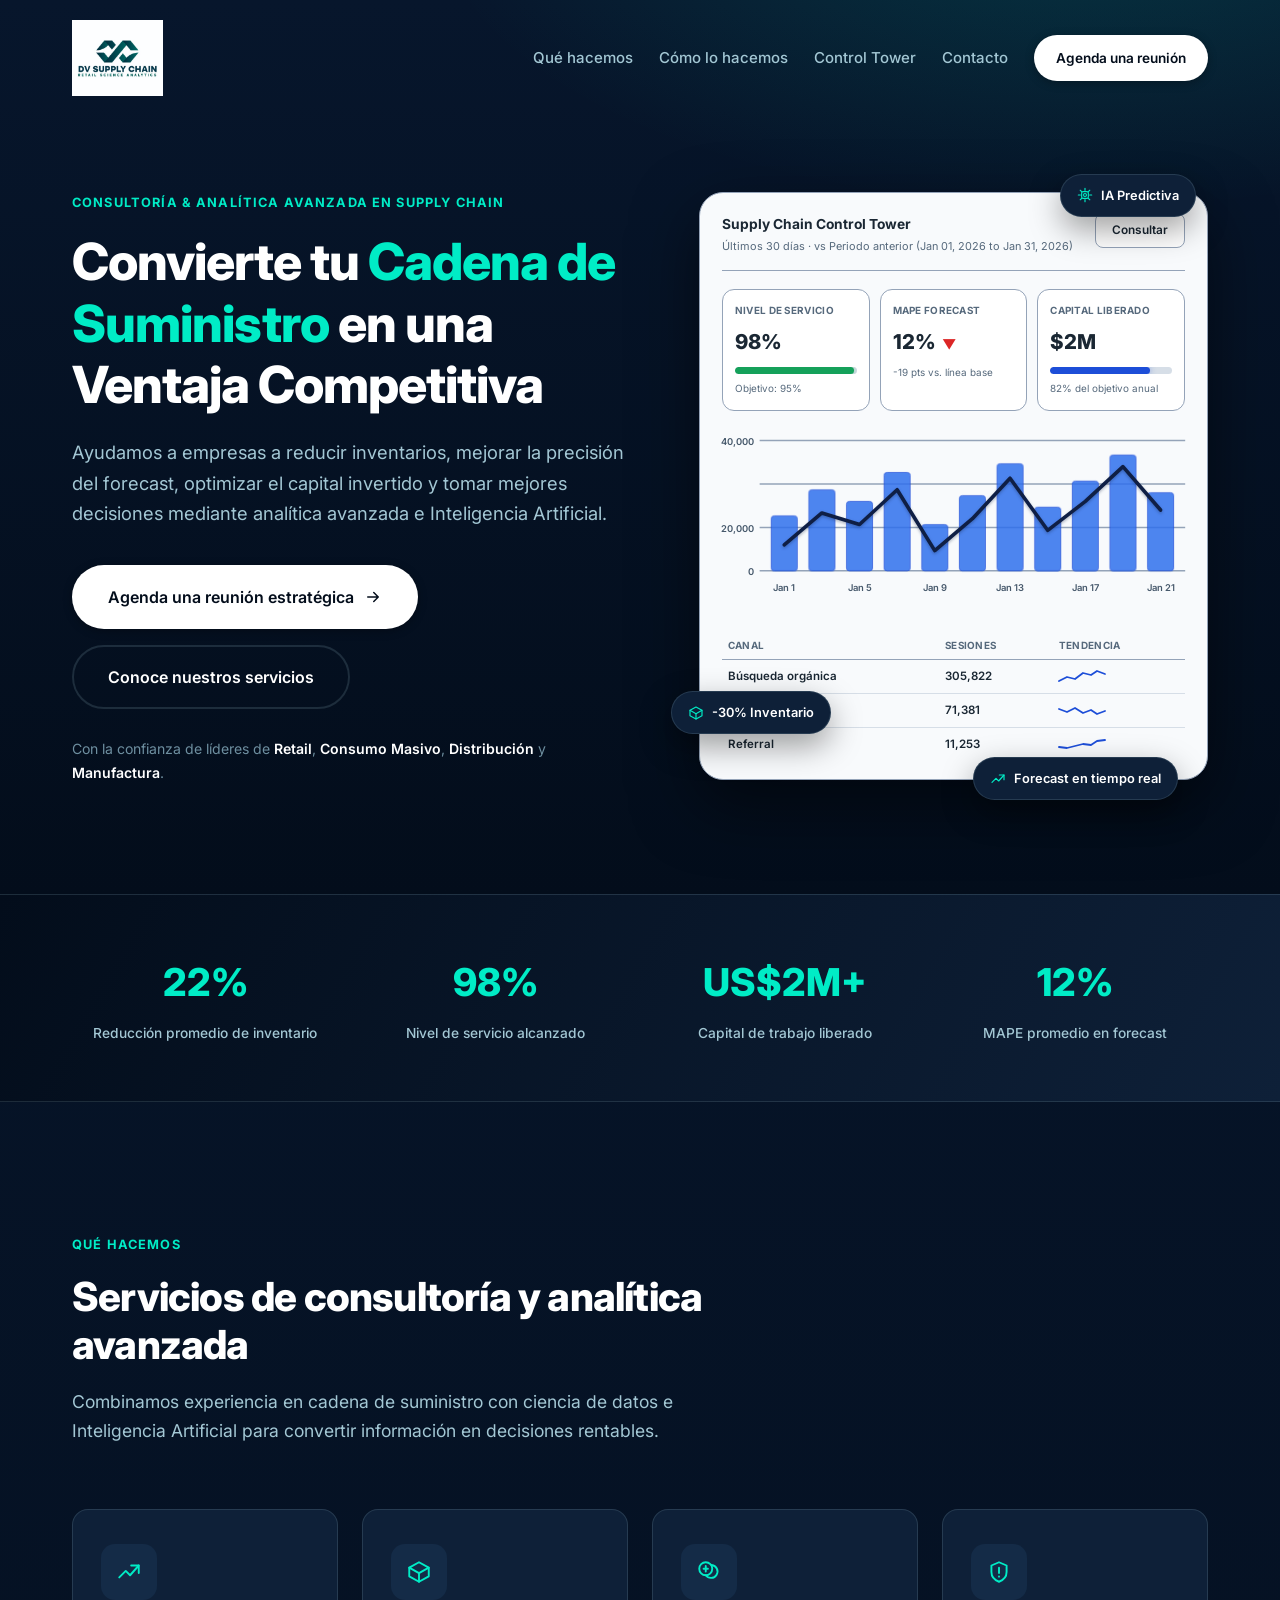
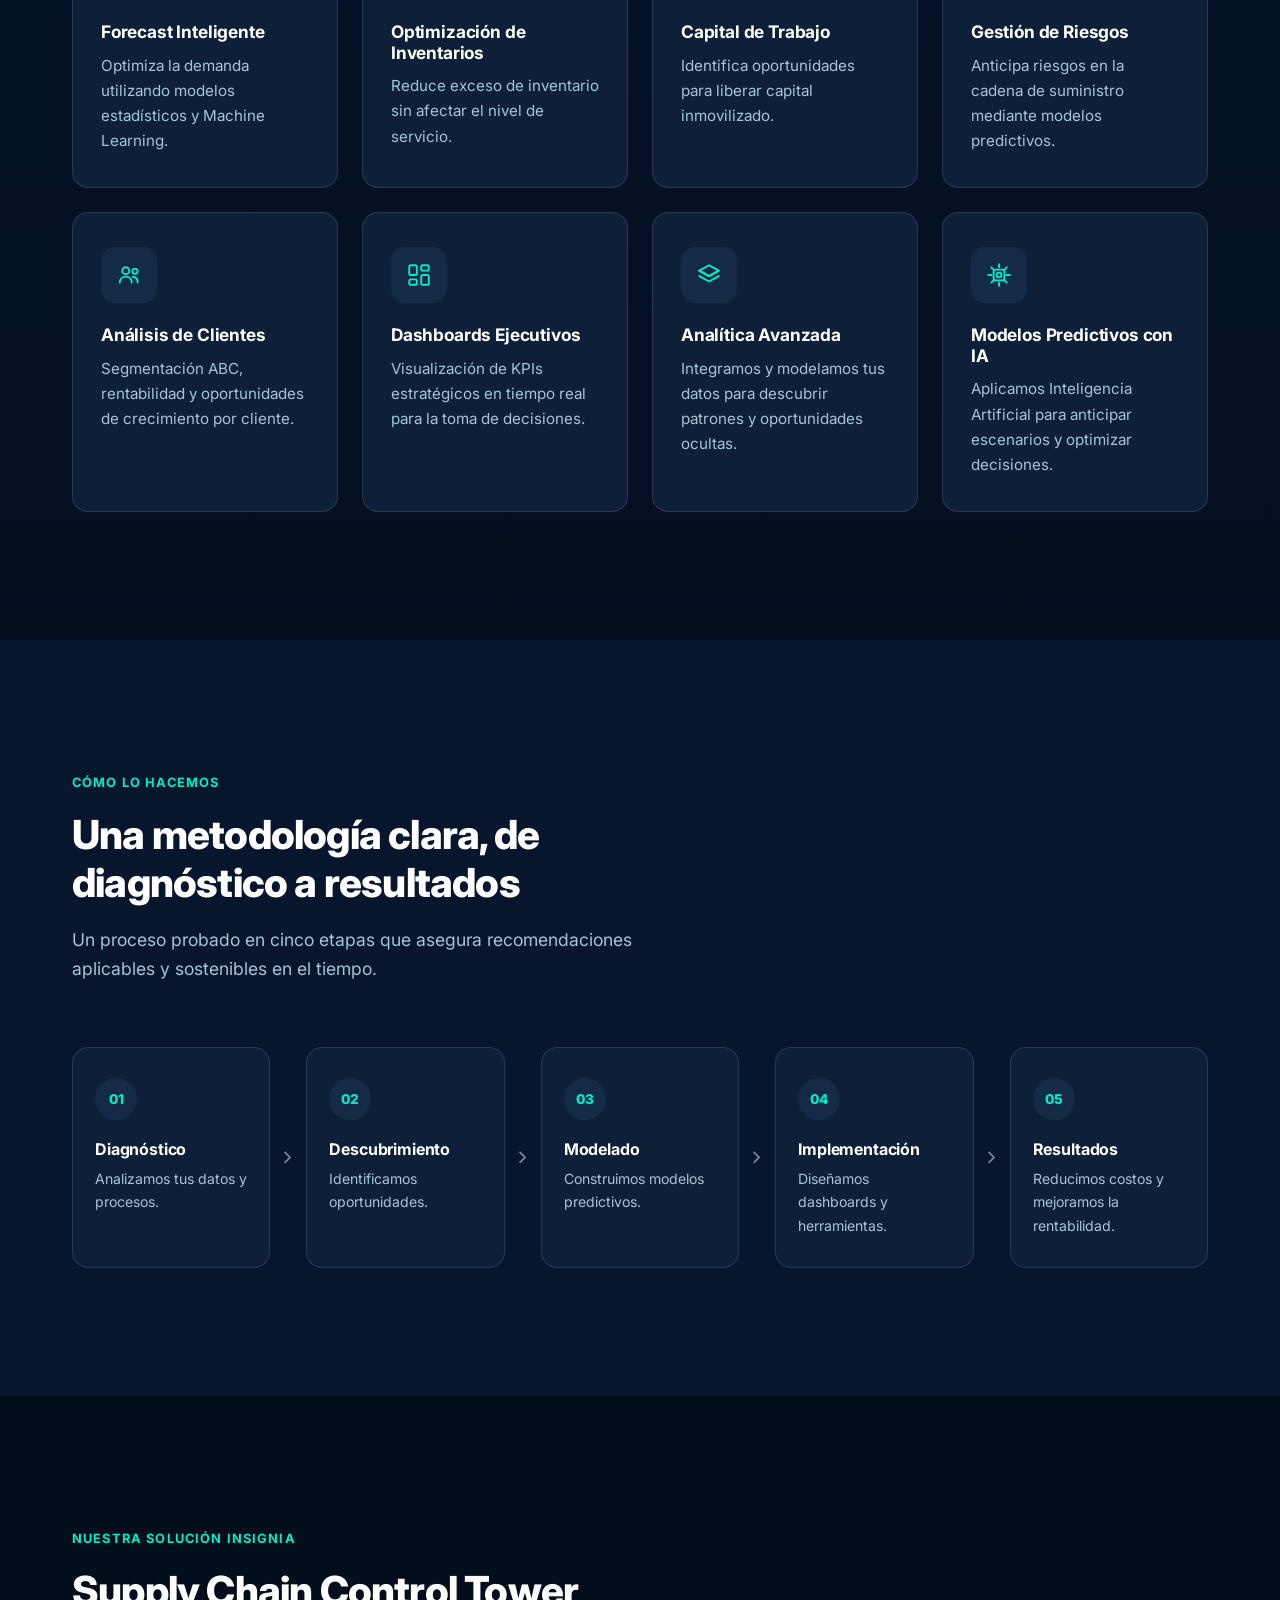
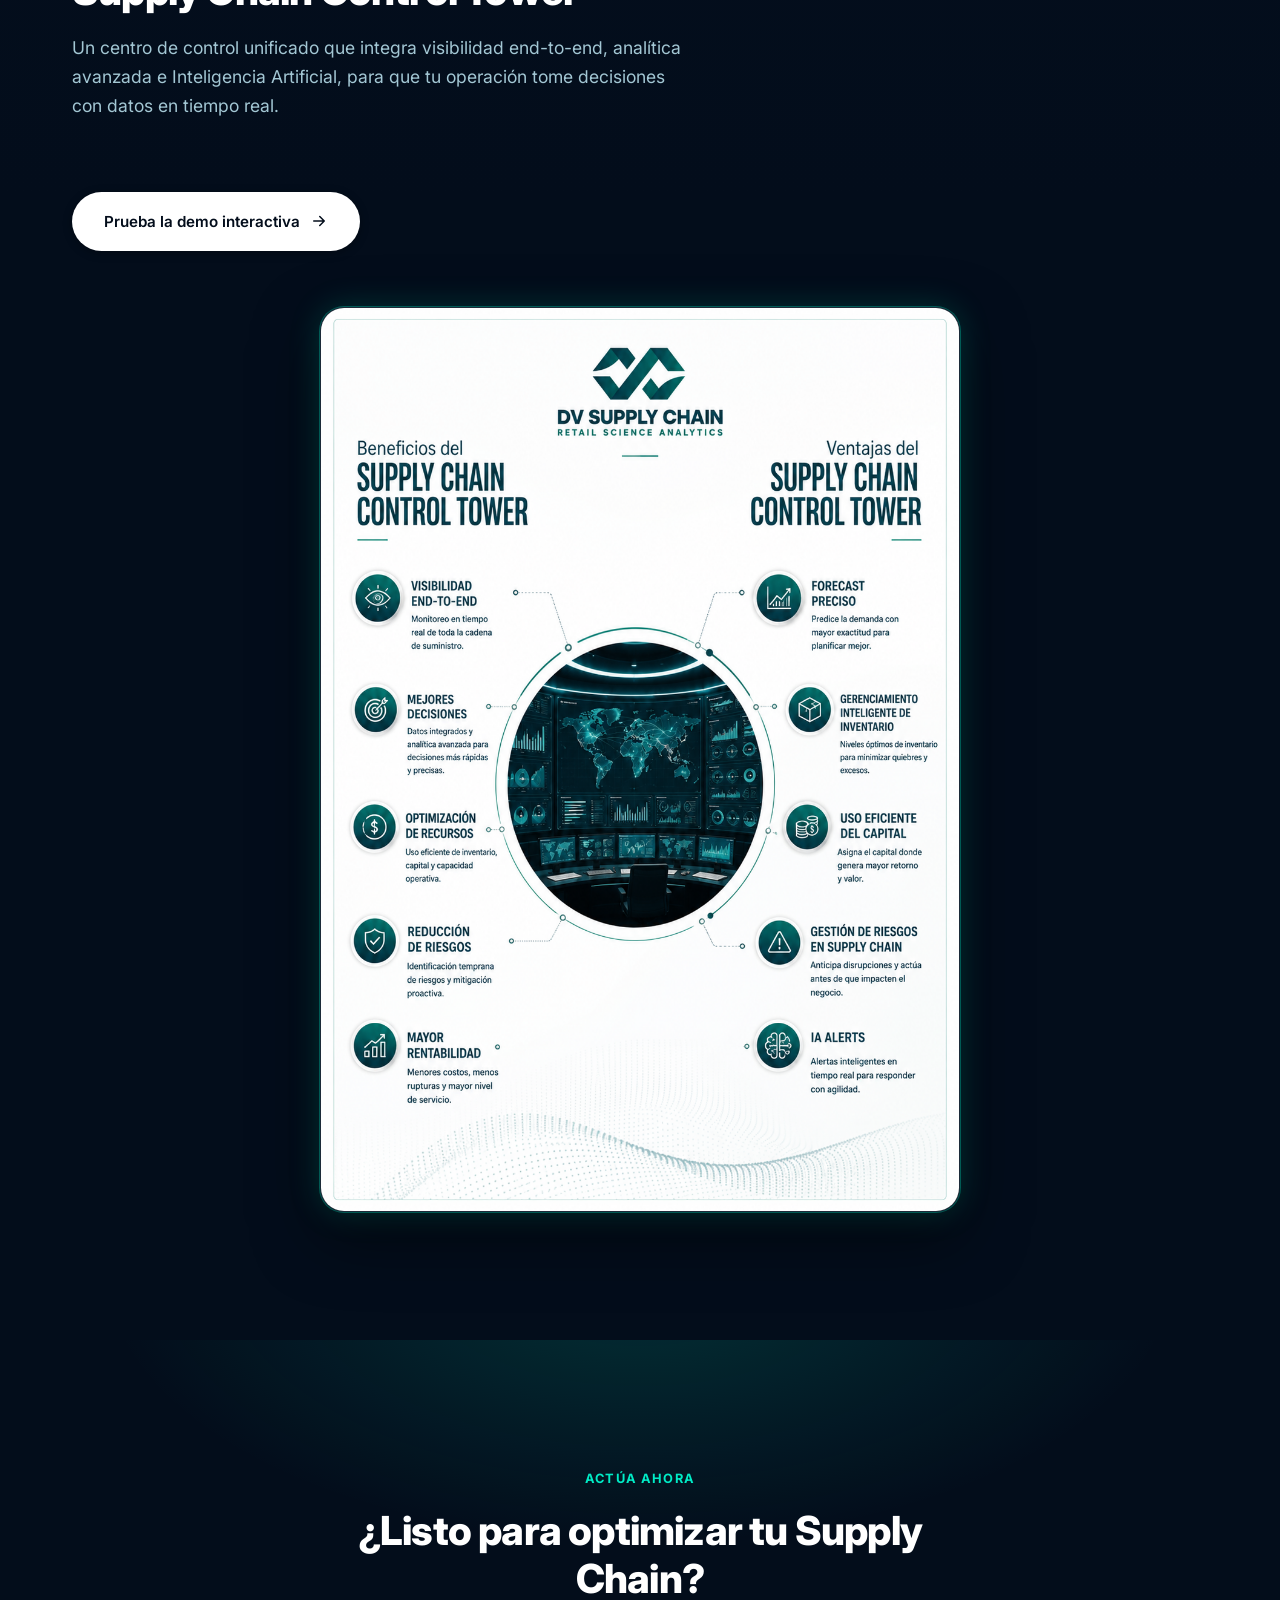
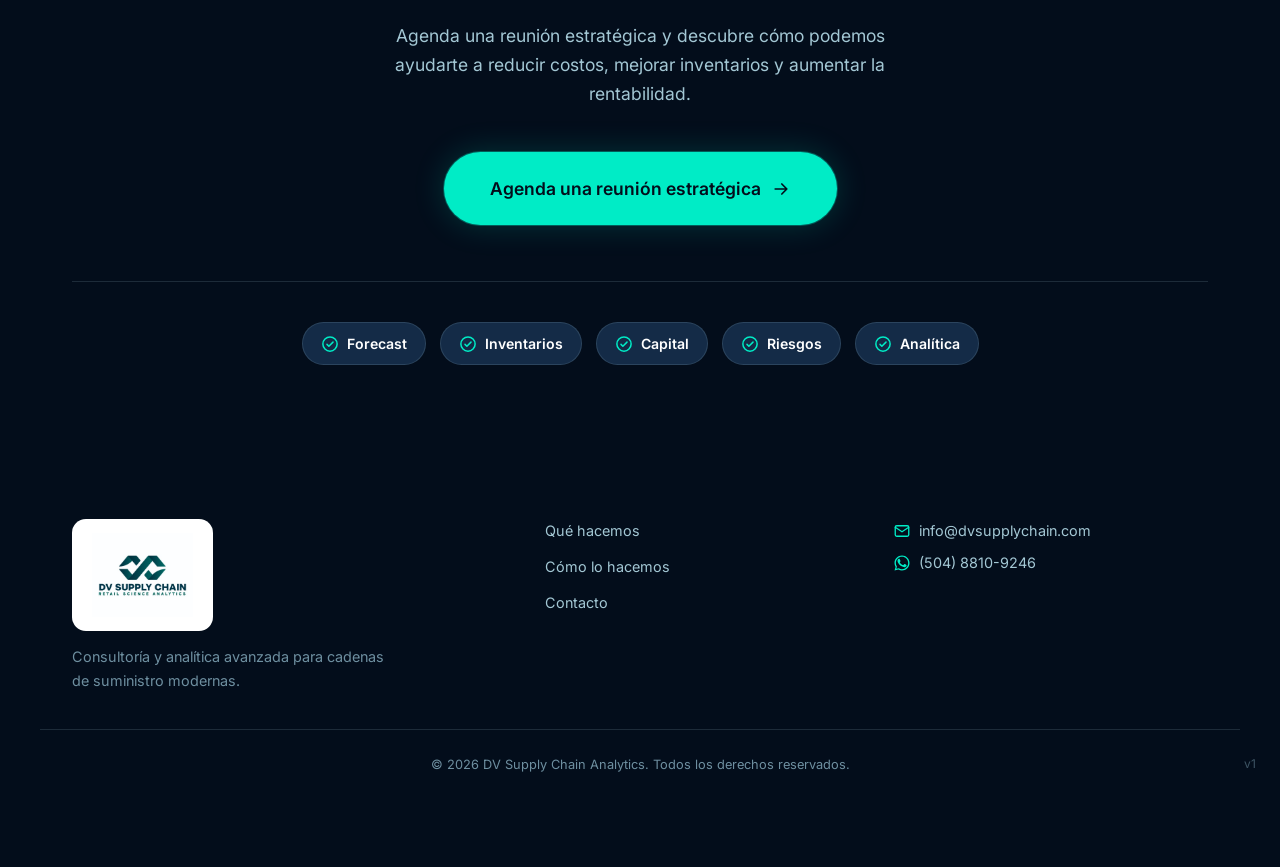
<file: Landing Page/index.html>
<!DOCTYPE html>
<html lang="es">
<head>
<meta charset="UTF-8">
<meta name="viewport" content="width=device-width, initial-scale=1.0">
<title>DV Supply Chain Analytics | Consultoría en Cadena de Suministro & IA</title>
<meta name="description" content="Consultoría y analítica avanzada para cadenas de suministro: forecast inteligente, optimización de inventarios, capital de trabajo, gestión de riesgos y modelos predictivos con IA.">
<meta name="theme-color" content="#030D1B">

<!-- Favicon: isotipo de la marca (recortado de Logo.png) -->
<link rel="icon" type="image/png" href="favicon.png">

<!-- Tipografía Inter (mejora progresiva; fallback a system-ui si no hay conexión) -->
<link rel="preconnect" href="https://fonts.googleapis.com">
<link rel="preconnect" href="https://fonts.gstatic.com" crossorigin>
<link href="https://fonts.googleapis.com/css2?family=Inter:wght@400;500;600;700;800&display=swap" rel="stylesheet">

<link rel="stylesheet" href="styles.css">
</head>
<body>

<!-- Enlace de salto para navegación por teclado / lectores de pantalla -->
<a class="skip-link" href="#main">Saltar al contenido principal</a>

<!-- ============ SPRITE DE ICONOS SVG (uso interno vía <use>) ============ -->
<svg class="icon-sprite" aria-hidden="true" focusable="false">
  <defs>
    <symbol id="icon-forecast" viewBox="0 0 24 24" fill="none" stroke="currentColor" stroke-width="1.75" stroke-linecap="round" stroke-linejoin="round">
      <polyline points="3 17 9 11 13 15 21 6"></polyline>
      <polyline points="14 6 21 6 21 13"></polyline>
    </symbol>
    <symbol id="icon-box" viewBox="0 0 24 24" fill="none" stroke="currentColor" stroke-width="1.75" stroke-linecap="round" stroke-linejoin="round">
      <path d="M21 8l-9-5-9 5 9 5 9-5z"></path>
      <path d="M3 8v8l9 5 9-5V8"></path>
      <path d="M12 13v8"></path>
    </symbol>
    <symbol id="icon-coin" viewBox="0 0 24 24" fill="none" stroke="currentColor" stroke-width="1.75" stroke-linecap="round" stroke-linejoin="round">
      <circle cx="9" cy="9" r="6"></circle>
      <path d="M14.5 5.5A6 6 0 1 1 9 15"></path>
      <path d="M9 6.5v5M7 9h4"></path>
    </symbol>
    <symbol id="icon-shield" viewBox="0 0 24 24" fill="none" stroke="currentColor" stroke-width="1.75" stroke-linecap="round" stroke-linejoin="round">
      <path d="M12 3l7 3v6c0 4.5-3 7.5-7 9-4-1.5-7-4.5-7-9V6l7-3z"></path>
      <path d="M12 8v5"></path>
      <path d="M12 16.2v.1"></path>
    </symbol>
    <symbol id="icon-users" viewBox="0 0 24 24" fill="none" stroke="currentColor" stroke-width="1.75" stroke-linecap="round" stroke-linejoin="round">
      <circle cx="9" cy="8" r="3.2"></circle>
      <path d="M3.5 19c0-3.3 2.5-5.5 5.5-5.5s5.5 2.2 5.5 5.5"></path>
      <circle cx="17.5" cy="8.5" r="2.4"></circle>
      <path d="M15.5 13.6c2.5.2 4.5 2.2 4.5 5.4"></path>
    </symbol>
    <symbol id="icon-dashboard" viewBox="0 0 24 24" fill="none" stroke="currentColor" stroke-width="1.75" stroke-linecap="round" stroke-linejoin="round">
      <rect x="3" y="3" width="7" height="9" rx="1.5"></rect>
      <rect x="14" y="3" width="7" height="5" rx="1.5"></rect>
      <rect x="14" y="12" width="7" height="9" rx="1.5"></rect>
      <rect x="3" y="16" width="7" height="5" rx="1.5"></rect>
    </symbol>
    <symbol id="icon-layers" viewBox="0 0 24 24" fill="none" stroke="currentColor" stroke-width="1.75" stroke-linecap="round" stroke-linejoin="round">
      <path d="M12 3l9 5-9 5-9-5 9-5z"></path>
      <path d="M3 13l9 5 9-5"></path>
      <path d="M3 8l9 5 9-5"></path>
    </symbol>
    <symbol id="icon-ai" viewBox="0 0 24 24" fill="none" stroke="currentColor" stroke-width="1.75" stroke-linecap="round" stroke-linejoin="round">
      <rect x="7" y="7" width="10" height="10" rx="2"></rect>
      <circle cx="12" cy="12" r="2.2"></circle>
      <path d="M12 2v3M12 19v3M2 12h3M19 12h3M4.9 4.9l2.1 2.1M17 17l2.1 2.1M19.1 4.9L17 7M7 17l-2.1 2.1"></path>
    </symbol>
    <symbol id="icon-check" viewBox="0 0 24 24" fill="none" stroke="currentColor" stroke-width="2" stroke-linecap="round" stroke-linejoin="round">
      <circle cx="12" cy="12" r="9.5"></circle>
      <path d="M8 12.5l2.5 2.5L16 9.5"></path>
    </symbol>
    <symbol id="icon-close" viewBox="0 0 24 24" fill="none" stroke="currentColor" stroke-width="2" stroke-linecap="round" stroke-linejoin="round">
      <path d="M5 5l14 14M19 5L5 19"></path>
    </symbol>
    <symbol id="icon-arrow-up" viewBox="0 0 24 24" fill="none" stroke="currentColor" stroke-width="2" stroke-linecap="round" stroke-linejoin="round">
      <path d="M12 19V5M5 12l7-7 7 7"></path>
    </symbol>
    <symbol id="icon-arrow-right" viewBox="0 0 24 24" fill="none" stroke="currentColor" stroke-width="2" stroke-linecap="round" stroke-linejoin="round">
      <path d="M5 12h14M13 6l6 6-6 6"></path>
    </symbol>
    <symbol id="icon-chevron-down" viewBox="0 0 24 24" fill="none" stroke="currentColor" stroke-width="2" stroke-linecap="round" stroke-linejoin="round">
      <path d="M6 9l6 6 6-6"></path>
    </symbol>
    <symbol id="icon-mail" viewBox="0 0 24 24" fill="none" stroke="currentColor" stroke-width="1.75" stroke-linecap="round" stroke-linejoin="round">
      <rect x="3" y="5" width="18" height="14" rx="2"></rect>
      <path d="M3 7l9 6 9-6"></path>
    </symbol>
    <symbol id="icon-whatsapp" viewBox="0 0 24 24" fill="currentColor" stroke="none">
      <path d="M17.472 14.382c-.297-.149-1.758-.867-2.03-.967-.273-.099-.471-.148-.67.15-.197.297-.767.966-.94 1.164-.173.199-.347.223-.644.075-.297-.15-1.255-.463-2.39-1.475-.883-.788-1.48-1.761-1.653-2.059-.173-.297-.018-.458.13-.606.134-.133.298-.347.446-.52.149-.174.198-.298.298-.497.099-.198.05-.371-.025-.52-.075-.149-.669-1.612-.916-2.207-.242-.579-.487-.5-.669-.51-.173-.008-.371-.01-.57-.01-.198 0-.52.074-.792.372-.272.297-1.04 1.016-1.04 2.479 0 1.462 1.065 2.875 1.213 3.074.149.198 2.096 3.2 5.077 4.487.709.306 1.262.489 1.694.625.712.227 1.36.195 1.871.118.571-.085 1.758-.719 2.006-1.413.248-.694.248-1.289.173-1.413-.074-.124-.272-.198-.57-.347z"></path>
      <path d="M12 2C6.477 2 2 6.477 2 12c0 1.9.529 3.68 1.447 5.194L2.055 22l4.94-1.362A9.953 9.953 0 0012 22c5.523 0 10-4.477 10-10S17.523 2 12 2zm0 18.2a8.17 8.17 0 01-4.166-1.14l-.299-.177-3.13.863.85-3.05-.194-.313A8.174 8.174 0 013.8 12c0-4.529 3.671-8.2 8.2-8.2s8.2 3.671 8.2 8.2-3.671 8.2-8.2 8.2z"></path>
    </symbol>
  </defs>
</svg>

<!-- ============ NAVBAR ============ -->
<header class="navbar" id="navbar">
  <div class="container navbar__inner">
    <a href="#hero" class="navbar__logo" aria-label="DV Supply Chain Analytics, ir al inicio">
      <img src="Logo.png" alt="DV Supply Chain Analytics" class="navbar__logo-img" width="300" height="250">
    </a>

    <nav class="navbar__nav" id="primaryNav" aria-label="Navegación principal">
      <a href="#servicios" class="navbar__link">Qué hacemos</a>
      <a href="#proceso" class="navbar__link">Cómo lo hacemos</a>
      <a href="#control-tower" class="navbar__link">Control Tower</a>
      <a href="#contacto" class="navbar__link">Contacto</a>
      <a href="#contacto" class="btn btn--primary btn--sm js-open-modal">Agenda una reunión</a>
    </nav>

    <button class="navbar__toggle" id="navToggle" aria-controls="primaryNav" aria-expanded="false" aria-label="Abrir menú de navegación">
      <span></span><span></span><span></span>
    </button>
  </div>
</header>

<main id="main">

  <!-- ============ 1. HERO ============ -->
  <section class="hero" id="hero" aria-labelledby="hero-title">
    <div class="container hero__inner">

      <div class="hero__content">
        <p class="eyebrow reveal">Consultoría &amp; Analítica Avanzada en Supply Chain</p>
        <h1 id="hero-title" class="hero__title reveal">
          Convierte tu <span class="text-accent">Cadena de Suministro</span> en una Ventaja Competitiva
        </h1>
        <p class="hero__subtitle reveal">
          Ayudamos a empresas a reducir inventarios, mejorar la precisión del forecast, optimizar el
          capital invertido y tomar mejores decisiones mediante analítica avanzada e Inteligencia Artificial.
        </p>

        <div class="hero__actions reveal">
          <a href="#contacto" class="btn btn--primary btn--lg js-open-modal">
            Agenda una reunión estratégica
            <svg class="icon" width="18" height="18"><use href="#icon-arrow-right"></use></svg>
          </a>
          <a href="#servicios" class="btn btn--ghost btn--lg">Conoce nuestros servicios</a>
        </div>

        <p class="hero__audience reveal">
          Con la confianza de líderes de <strong>Retail</strong>, <strong>Consumo Masivo</strong>,
          <strong>Distribución</strong> y <strong>Manufactura</strong>.
        </p>
      </div>

      <!-- Ilustración: mock de dashboard ejecutivo estilo Power BI / Looker Studio -->
      <div class="hero__visual reveal" aria-hidden="true">
        <div class="dashboard-mock">

          <div class="dashboard-mock__topbar">
            <div class="dashboard-mock__filters">
              <strong>Supply Chain Control Tower</strong>
              <span>Últimos 30 días &middot; vs Periodo anterior (Jan 01, 2026 to Jan 31, 2026)</span>
            </div>
            <span class="dashboard-mock__cta">Consultar</span>
          </div>

          <div class="dashboard-kpis">
            <div class="dashboard-kpi">
              <span class="dashboard-kpi__label">Nivel de servicio</span>
              <span class="dashboard-kpi__value">98%</span>
              <div class="dashboard-kpi__bar-track"><div class="dashboard-kpi__bar-fill" style="width:98%"></div></div>
              <span class="dashboard-kpi__goal">Objetivo: 95%</span>
            </div>
            <div class="dashboard-kpi">
              <span class="dashboard-kpi__label">MAPE forecast</span>
              <span class="dashboard-kpi__value">12% <span class="dashboard-kpi__trend dashboard-kpi__trend--down" aria-hidden="true">&#9660;</span></span>
              <span class="dashboard-kpi__goal">-19 pts vs. línea base</span>
            </div>
            <div class="dashboard-kpi">
              <span class="dashboard-kpi__label">Capital liberado</span>
              <span class="dashboard-kpi__value">$2M</span>
              <div class="dashboard-kpi__bar-track"><div class="dashboard-kpi__bar-fill dashboard-kpi__bar-fill--blue" style="width:82%"></div></div>
              <span class="dashboard-kpi__goal">82% del objetivo anual</span>
            </div>
          </div>

          <svg class="dashboard-mock__chart" viewBox="0 0 320 130" preserveAspectRatio="none">
            <line x1="26" y1="8"   x2="320" y2="8"   class="chart-grid"></line>
            <line x1="26" y1="38"  x2="320" y2="38"  class="chart-grid"></line>
            <line x1="26" y1="68"  x2="320" y2="68"  class="chart-grid"></line>
            <line x1="26" y1="98"  x2="320" y2="98"  class="chart-grid"></line>

            <text x="22" y="11"  class="chart-axis-label" text-anchor="end">40,000</text>
            <text x="22" y="71"  class="chart-axis-label" text-anchor="end">20,000</text>
            <text x="22" y="101" class="chart-axis-label" text-anchor="end">0</text>

            <rect x="34"  y="60" width="18" height="38" rx="2" class="chart-bar" style="animation-delay:.05s"></rect>
            <rect x="60"  y="42" width="18" height="56" rx="2" class="chart-bar" style="animation-delay:.15s"></rect>
            <rect x="86"  y="50" width="18" height="48" rx="2" class="chart-bar" style="animation-delay:.25s"></rect>
            <rect x="112" y="30" width="18" height="68" rx="2" class="chart-bar" style="animation-delay:.35s"></rect>
            <rect x="138" y="66" width="18" height="32" rx="2" class="chart-bar" style="animation-delay:.45s"></rect>
            <rect x="164" y="46" width="18" height="52" rx="2" class="chart-bar" style="animation-delay:.55s"></rect>
            <rect x="190" y="24" width="18" height="74" rx="2" class="chart-bar" style="animation-delay:.65s"></rect>
            <rect x="216" y="54" width="18" height="44" rx="2" class="chart-bar" style="animation-delay:.75s"></rect>
            <rect x="242" y="36" width="18" height="62" rx="2" class="chart-bar" style="animation-delay:.85s"></rect>
            <rect x="268" y="18" width="18" height="80" rx="2" class="chart-bar" style="animation-delay:.95s"></rect>
            <rect x="294" y="44" width="18" height="54" rx="2" class="chart-bar" style="animation-delay:1.05s"></rect>

            <polyline points="43,80 69,58 95,66 121,42 147,84 173,62 199,34 225,70 251,50 277,26 303,56" class="chart-line"></polyline>

            <text x="43"  y="112" class="chart-axis-label" text-anchor="middle">Jan 1</text>
            <text x="95"  y="112" class="chart-axis-label" text-anchor="middle">Jan 5</text>
            <text x="147" y="112" class="chart-axis-label" text-anchor="middle">Jan 9</text>
            <text x="199" y="112" class="chart-axis-label" text-anchor="middle">Jan 13</text>
            <text x="251" y="112" class="chart-axis-label" text-anchor="middle">Jan 17</text>
            <text x="303" y="112" class="chart-axis-label" text-anchor="middle">Jan 21</text>
          </svg>

          <table class="dashboard-table">
            <thead>
              <tr><th>Canal</th><th>Sesiones</th><th>Tendencia</th></tr>
            </thead>
            <tbody>
              <tr>
                <td>Búsqueda orgánica</td>
                <td>305,822</td>
                <td>
                  <svg class="sparkline" viewBox="0 0 46 16" preserveAspectRatio="none">
                    <polyline points="0,12 8,8 16,10 24,4 32,6 38,2 46,5"></polyline>
                  </svg>
                </td>
              </tr>
              <tr>
                <td>Directo</td>
                <td>71,381</td>
                <td>
                  <svg class="sparkline" viewBox="0 0 46 16" preserveAspectRatio="none">
                    <polyline points="0,6 8,9 16,5 24,10 32,7 38,11 46,8"></polyline>
                  </svg>
                </td>
              </tr>
              <tr>
                <td>Referral</td>
                <td>11,253</td>
                <td>
                  <svg class="sparkline" viewBox="0 0 46 16" preserveAspectRatio="none">
                    <polyline points="0,10 8,11 16,9 24,7 32,8 38,4 46,3"></polyline>
                  </svg>
                </td>
              </tr>
            </tbody>
          </table>

        </div>

        <div class="floating-badge floating-badge--1">
          <svg class="icon" width="16" height="16"><use href="#icon-ai"></use></svg>
          IA Predictiva
        </div>
        <div class="floating-badge floating-badge--2">
          <svg class="icon" width="16" height="16"><use href="#icon-box"></use></svg>
          -30% Inventario
        </div>
        <div class="floating-badge floating-badge--3">
          <svg class="icon" width="16" height="16"><use href="#icon-forecast"></use></svg>
          Forecast en tiempo real
        </div>
      </div>

    </div>
  </section>

  <!-- ============ FRANJA DE RESULTADOS (contadores animados) ============ -->
  <section class="stats" aria-label="Resultados que generamos para nuestros clientes">
    <div class="container stats__grid">
      <div class="stat reveal">
        <span class="stat__value"><span class="js-counter" data-target="22" data-suffix="%">0</span></span>
        <span class="stat__label">Reducción promedio de inventario</span>
      </div>
      <div class="stat reveal">
        <span class="stat__value"><span class="js-counter" data-target="98" data-suffix="%">0</span></span>
        <span class="stat__label">Nivel de servicio alcanzado</span>
      </div>
      <div class="stat reveal">
        <span class="stat__value"><span class="js-counter" data-prefix="US$" data-target="2" data-suffix="M+">0</span></span>
        <span class="stat__label">Capital de trabajo liberado</span>
      </div>
      <div class="stat reveal">
        <span class="stat__value"><span class="js-counter" data-target="12" data-suffix="%">0</span></span>
        <span class="stat__label">MAPE promedio en forecast</span>
      </div>
    </div>
  </section>

  <!-- ============ 2. QUÉ HACEMOS ============ -->
  <section class="services" id="servicios" aria-labelledby="services-title">
    <div class="container">
      <p class="eyebrow reveal">Qué hacemos</p>
      <h2 id="services-title" class="section__title reveal">Servicios de consultoría y analítica avanzada</h2>
      <p class="section__lead reveal">
        Combinamos experiencia en cadena de suministro con ciencia de datos e Inteligencia Artificial
        para convertir información en decisiones rentables.
      </p>

      <div class="cards-grid">
        <article class="card reveal">
          <div class="card__icon"><svg class="icon" width="26" height="26"><use href="#icon-forecast"></use></svg></div>
          <h3>Forecast Inteligente</h3>
          <p>Optimiza la demanda utilizando modelos estadísticos y Machine Learning.</p>
        </article>

        <article class="card reveal">
          <div class="card__icon"><svg class="icon" width="26" height="26"><use href="#icon-box"></use></svg></div>
          <h3>Optimización de Inventarios</h3>
          <p>Reduce exceso de inventario sin afectar el nivel de servicio.</p>
        </article>

        <article class="card reveal">
          <div class="card__icon"><svg class="icon" width="26" height="26"><use href="#icon-coin"></use></svg></div>
          <h3>Capital de Trabajo</h3>
          <p>Identifica oportunidades para liberar capital inmovilizado.</p>
        </article>

        <article class="card reveal">
          <div class="card__icon"><svg class="icon" width="26" height="26"><use href="#icon-shield"></use></svg></div>
          <h3>Gestión de Riesgos</h3>
          <p>Anticipa riesgos en la cadena de suministro mediante modelos predictivos.</p>
        </article>

        <article class="card reveal">
          <div class="card__icon"><svg class="icon" width="26" height="26"><use href="#icon-users"></use></svg></div>
          <h3>Análisis de Clientes</h3>
          <p>Segmentación ABC, rentabilidad y oportunidades de crecimiento por cliente.</p>
        </article>

        <article class="card reveal">
          <div class="card__icon"><svg class="icon" width="26" height="26"><use href="#icon-dashboard"></use></svg></div>
          <h3>Dashboards Ejecutivos</h3>
          <p>Visualización de KPIs estratégicos en tiempo real para la toma de decisiones.</p>
        </article>

        <article class="card reveal">
          <div class="card__icon"><svg class="icon" width="26" height="26"><use href="#icon-layers"></use></svg></div>
          <h3>Analítica Avanzada</h3>
          <p>Integramos y modelamos tus datos para descubrir patrones y oportunidades ocultas.</p>
        </article>

        <article class="card reveal">
          <div class="card__icon"><svg class="icon" width="26" height="26"><use href="#icon-ai"></use></svg></div>
          <h3>Modelos Predictivos con IA</h3>
          <p>Aplicamos Inteligencia Artificial para anticipar escenarios y optimizar decisiones.</p>
        </article>
      </div>
    </div>
  </section>

  <!-- ============ 3. CÓMO LO HACEMOS ============ -->
  <section class="process" id="proceso" aria-labelledby="process-title">
    <div class="container">
      <p class="eyebrow reveal">Cómo lo hacemos</p>
      <h2 id="process-title" class="section__title reveal">Una metodología clara, de diagnóstico a resultados</h2>
      <p class="section__lead reveal">
        Un proceso probado en cinco etapas que asegura recomendaciones aplicables y sostenibles en el tiempo.
      </p>

      <ol class="timeline">
        <li class="timeline__step reveal">
          <span class="timeline__number">01</span>
          <h3>Diagnóstico</h3>
          <p>Analizamos tus datos y procesos.</p>
        </li>
        <li class="timeline__connector" aria-hidden="true">
          <svg class="icon" width="20" height="20"><use href="#icon-chevron-down"></use></svg>
        </li>
        <li class="timeline__step reveal">
          <span class="timeline__number">02</span>
          <h3>Descubrimiento</h3>
          <p>Identificamos oportunidades.</p>
        </li>
        <li class="timeline__connector" aria-hidden="true">
          <svg class="icon" width="20" height="20"><use href="#icon-chevron-down"></use></svg>
        </li>
        <li class="timeline__step reveal">
          <span class="timeline__number">03</span>
          <h3>Modelado</h3>
          <p>Construimos modelos predictivos.</p>
        </li>
        <li class="timeline__connector" aria-hidden="true">
          <svg class="icon" width="20" height="20"><use href="#icon-chevron-down"></use></svg>
        </li>
        <li class="timeline__step reveal">
          <span class="timeline__number">04</span>
          <h3>Implementación</h3>
          <p>Diseñamos dashboards y herramientas.</p>
        </li>
        <li class="timeline__connector" aria-hidden="true">
          <svg class="icon" width="20" height="20"><use href="#icon-chevron-down"></use></svg>
        </li>
        <li class="timeline__step reveal">
          <span class="timeline__number">05</span>
          <h3>Resultados</h3>
          <p>Reducimos costos y mejoramos la rentabilidad.</p>
        </li>
      </ol>
    </div>
  </section>

  <!-- ============ SUPPLY CHAIN CONTROL TOWER (infografía) ============ -->
  <section class="control-tower" id="control-tower" aria-labelledby="control-tower-title">
    <div class="container control-tower__inner">
      <div class="control-tower__intro">
        <p class="eyebrow reveal">Nuestra solución insignia</p>
        <h2 id="control-tower-title" class="section__title reveal">Supply Chain Control Tower</h2>
        <p class="section__lead reveal">
          Un centro de control unificado que integra visibilidad end-to-end, analítica avanzada
          e Inteligencia Artificial, para que tu operación tome decisiones con datos en tiempo real.
        </p>
        <a href="mvp/index.html" class="btn btn--primary control-tower__cta reveal">
          Prueba la demo interactiva
          <svg class="icon" width="18" height="18"><use href="#icon-arrow-right"></use></svg>
        </a>
      </div>

      <figure class="control-tower__figure reveal">
        <img
          src="Control%20Tower.png"
          alt="Infografía de los beneficios y ventajas del Supply Chain Control Tower de DV Supply Chain. Beneficios: visibilidad end-to-end, mejores decisiones, optimización de recursos, reducción de riesgos y mayor rentabilidad. Ventajas: forecast preciso, gerenciamiento inteligente de inventario, uso eficiente del capital, gestión de riesgos en supply chain e IA Alerts."
          class="control-tower__img"
          loading="lazy"
          width="1054"
          height="1492"
        >
      </figure>
    </div>
  </section>

  <!-- ============ 4. ACTÚA AHORA ============ -->
  <section class="cta-final" id="contacto" aria-labelledby="cta-title">
    <div class="container cta-final__inner">
      <p class="eyebrow eyebrow--light reveal">Actúa ahora</p>
      <h2 id="cta-title" class="section__title section__title--light reveal">¿Listo para optimizar tu Supply Chain?</h2>
      <p class="section__lead section__lead--light reveal">
        Agenda una reunión estratégica y descubre cómo podemos ayudarte a reducir costos,
        mejorar inventarios y aumentar la rentabilidad.
      </p>

      <button type="button" class="btn btn--accent btn--xl js-open-modal reveal">
        Agenda una reunión estratégica
        <svg class="icon" width="20" height="20"><use href="#icon-arrow-right"></use></svg>
      </button>

      <ul class="checklist-band reveal">
        <li><svg class="icon" width="18" height="18"><use href="#icon-check"></use></svg>Forecast</li>
        <li><svg class="icon" width="18" height="18"><use href="#icon-check"></use></svg>Inventarios</li>
        <li><svg class="icon" width="18" height="18"><use href="#icon-check"></use></svg>Capital</li>
        <li><svg class="icon" width="18" height="18"><use href="#icon-check"></use></svg>Riesgos</li>
        <li><svg class="icon" width="18" height="18"><use href="#icon-check"></use></svg>Analítica</li>
      </ul>
    </div>
  </section>

</main>

<!-- ============ FOOTER ============ -->
<footer class="footer">
  <div class="container footer__inner">
    <div class="footer__brand">
      <span class="footer__logo-badge">
        <img src="Logo.png" alt="DV Supply Chain Analytics" class="footer__logo-img" width="300" height="250">
      </span>
      <p class="footer__text">Consultoría y analítica avanzada para cadenas de suministro modernas.</p>
    </div>

    <nav class="footer__links" aria-label="Enlaces del sitio">
      <a href="#servicios">Qué hacemos</a>
      <a href="#proceso">Cómo lo hacemos</a>
      <a href="#contacto">Contacto</a>
    </nav>

    <div class="footer__contact">
      <p><svg class="icon" width="18" height="18"><use href="#icon-mail"></use></svg>info@dvsupplychain.com</p>
      <p><svg class="icon" width="18" height="18"><use href="#icon-whatsapp"></use></svg>(504) 8810-9246</p>
    </div>
  </div>
  <p class="footer__copy">
    © <span id="year"></span> DV Supply Chain Analytics. Todos los derechos reservados.
    <span class="footer__version" aria-hidden="true">v1</span>
  </p>
</footer>

<!-- ============ MODAL: AGENDAR REUNIÓN ============ -->
<div class="modal-overlay" id="modalOverlay" hidden>
  <div class="modal" role="dialog" aria-modal="true" aria-labelledby="modalTitle" id="scheduleModal">
    <button type="button" class="modal__close" id="modalClose" aria-label="Cerrar formulario">
      <svg class="icon" width="20" height="20"><use href="#icon-close"></use></svg>
    </button>

    <div class="modal__body" id="modalBody">
      <p class="eyebrow">Agenda una reunión estratégica</p>
      <h2 id="modalTitle">Hablemos de tu Supply Chain</h2>
      <p class="modal__lead">Cuéntanos sobre tu operación y te contactaremos en menos de 24 horas hábiles.</p>

      <form class="form" id="scheduleForm" novalidate>
        <!-- Access key de Web3Forms asociada a info@dvsupplychain.com: sin esto el envío falla -->
        <input type="hidden" name="access_key" value="1470c3c8-0e4e-499c-894e-cdb3ccf8baed">
        <input type="hidden" name="subject" value="Nueva solicitud de reunión — Landing DV Supply Chain">
        <input type="checkbox" name="botcheck" class="form__honeypot" style="display:none" tabindex="-1" autocomplete="off">

        <div class="form__row">
          <div class="form__group">
            <label for="name">Nombre completo</label>
            <input type="text" id="name" name="name" autocomplete="name" required>
            <span class="form__error" id="nameError" role="alert"></span>
          </div>
          <div class="form__group">
            <label for="email">Email corporativo</label>
            <input type="email" id="email" name="email" autocomplete="email" required>
            <span class="form__error" id="emailError" role="alert"></span>
          </div>
        </div>

        <div class="form__row">
          <div class="form__group">
            <label for="company">Empresa</label>
            <input type="text" id="company" name="company" autocomplete="organization" required>
            <span class="form__error" id="companyError" role="alert"></span>
          </div>
          <div class="form__group">
            <label for="role">Cargo</label>
            <input type="text" id="role" name="role" placeholder="Ej. Director de Supply Chain" autocomplete="organization-title" required>
            <span class="form__error" id="roleError" role="alert"></span>
          </div>
        </div>

        <div class="form__group">
          <label for="message">¿Qué desafío te gustaría resolver? <span class="form__optional">(opcional)</span></label>
          <textarea id="message" name="message" rows="3"></textarea>
        </div>

        <button type="submit" class="btn btn--primary btn--block btn--lg">Enviar solicitud</button>
      </form>
    </div>

    <div class="form__success" id="formSuccess" hidden>
      <div class="form__success-icon"><svg class="icon" width="28" height="28"><use href="#icon-check"></use></svg></div>
      <h3>¡Solicitud recibida!</h3>
      <p>Gracias por tu interés. Nuestro equipo se pondrá en contacto contigo dentro de las próximas 24 horas hábiles para coordinar la reunión.</p>
      <button type="button" class="btn btn--ghost" id="successClose">Cerrar</button>
    </div>
  </div>
</div>

<!-- ============ BOTÓN VOLVER ARRIBA ============ -->
<button type="button" class="back-to-top" id="backToTop" aria-label="Volver arriba" hidden>
  <svg class="icon" width="20" height="20"><use href="#icon-arrow-up"></use></svg>
</button>

<script src="script.js"></script>
</body>
</html>
</file>
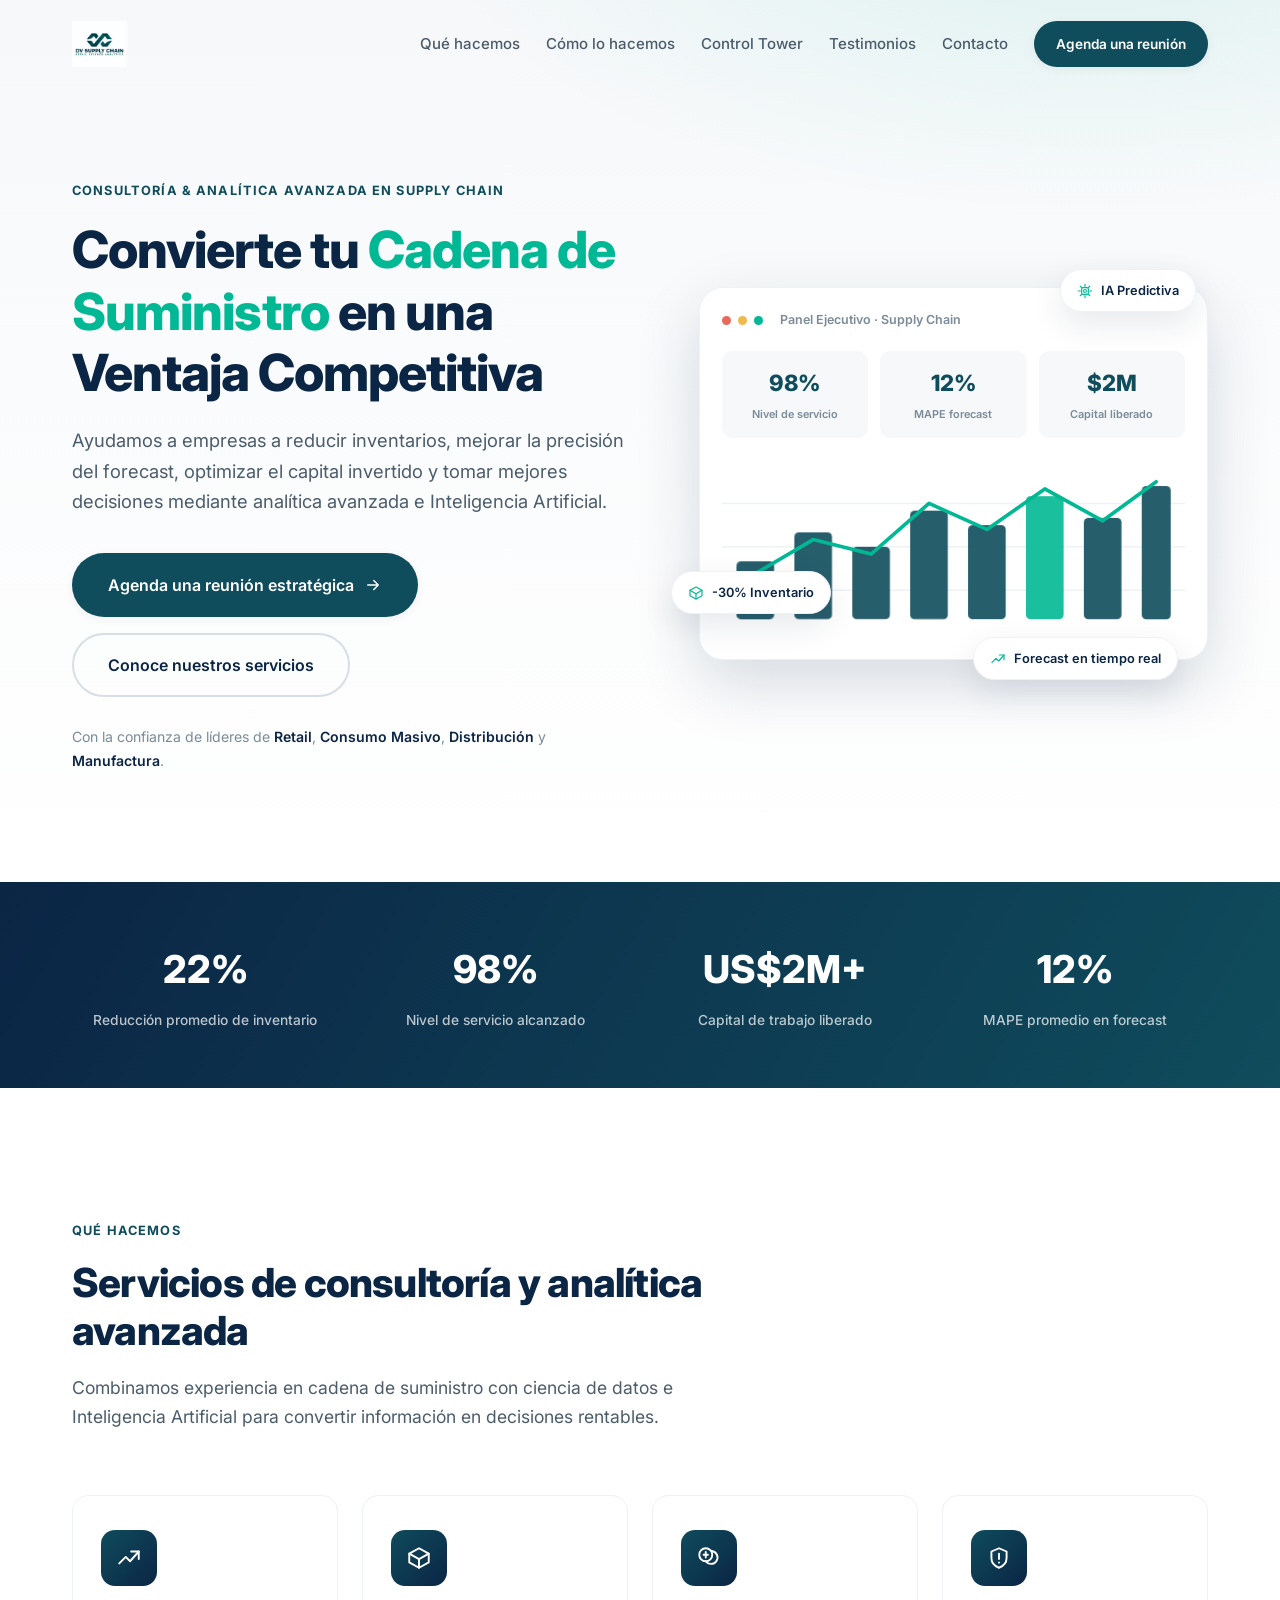
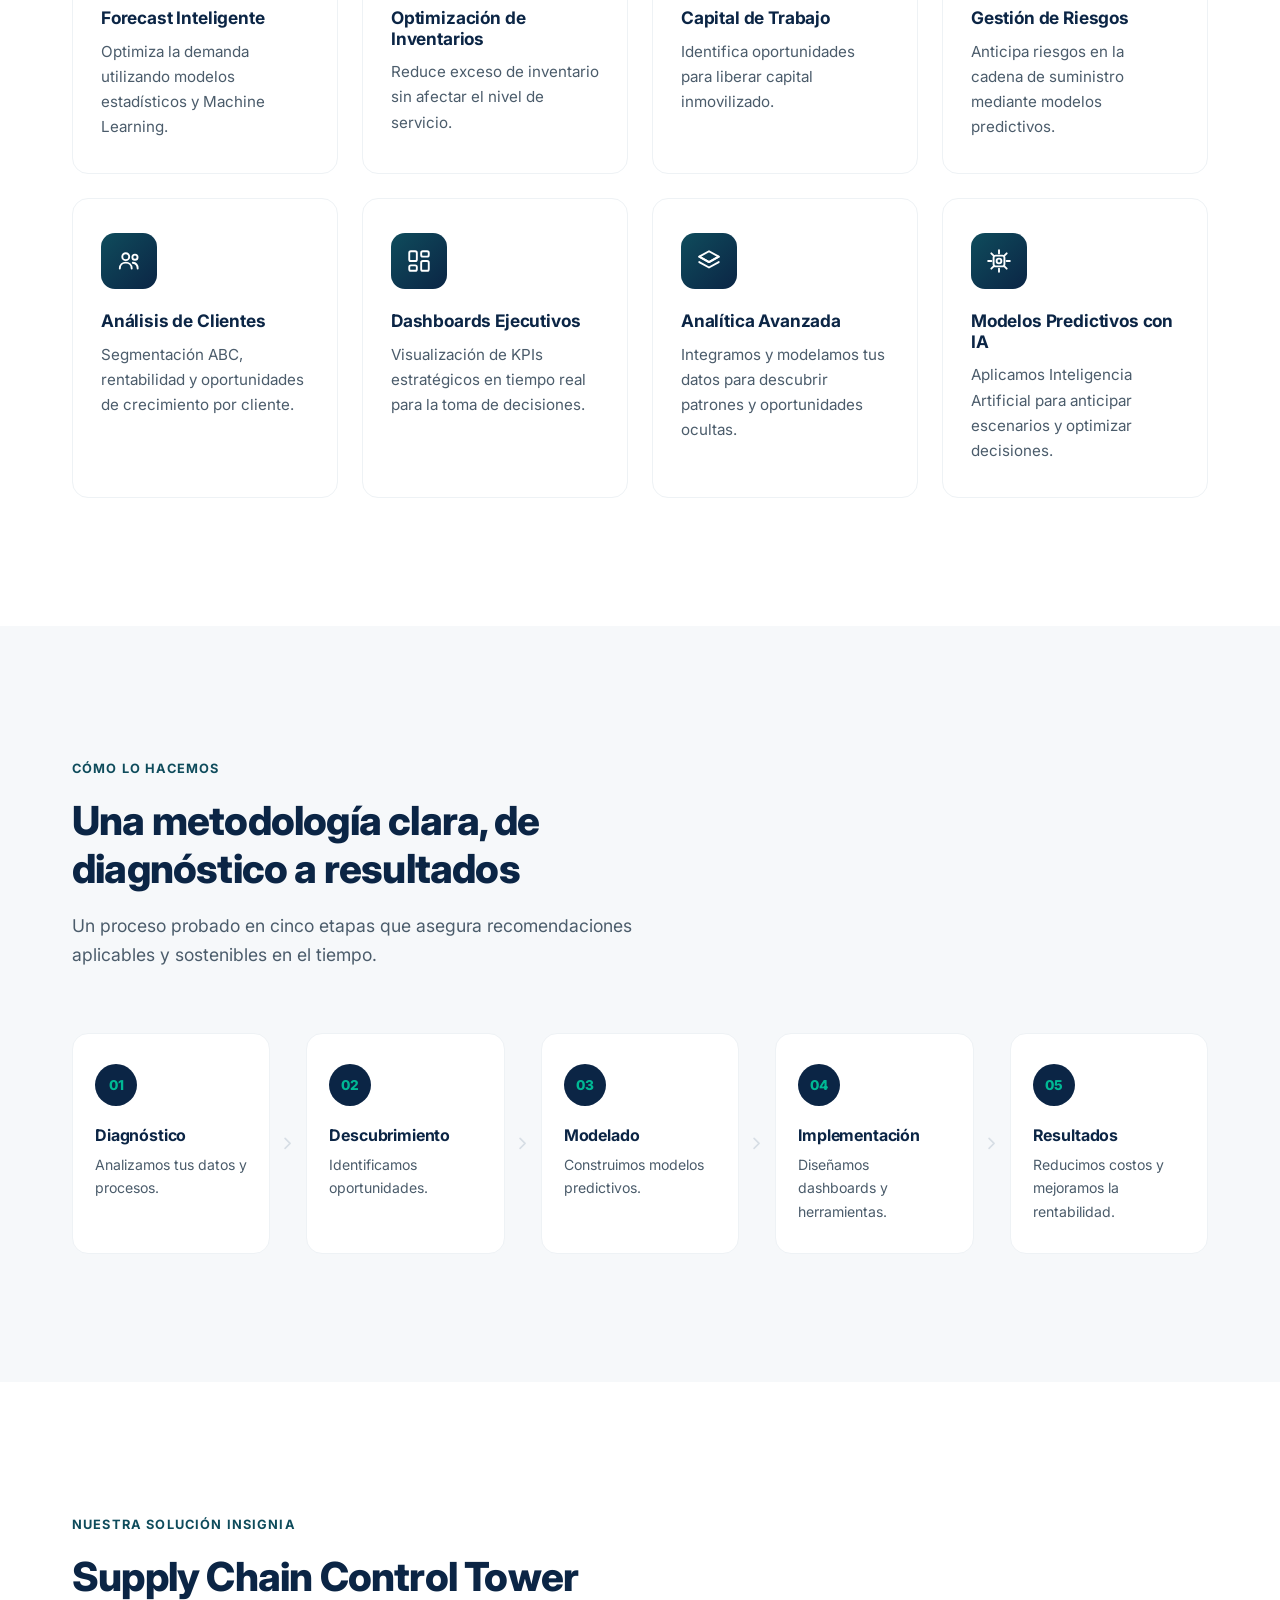
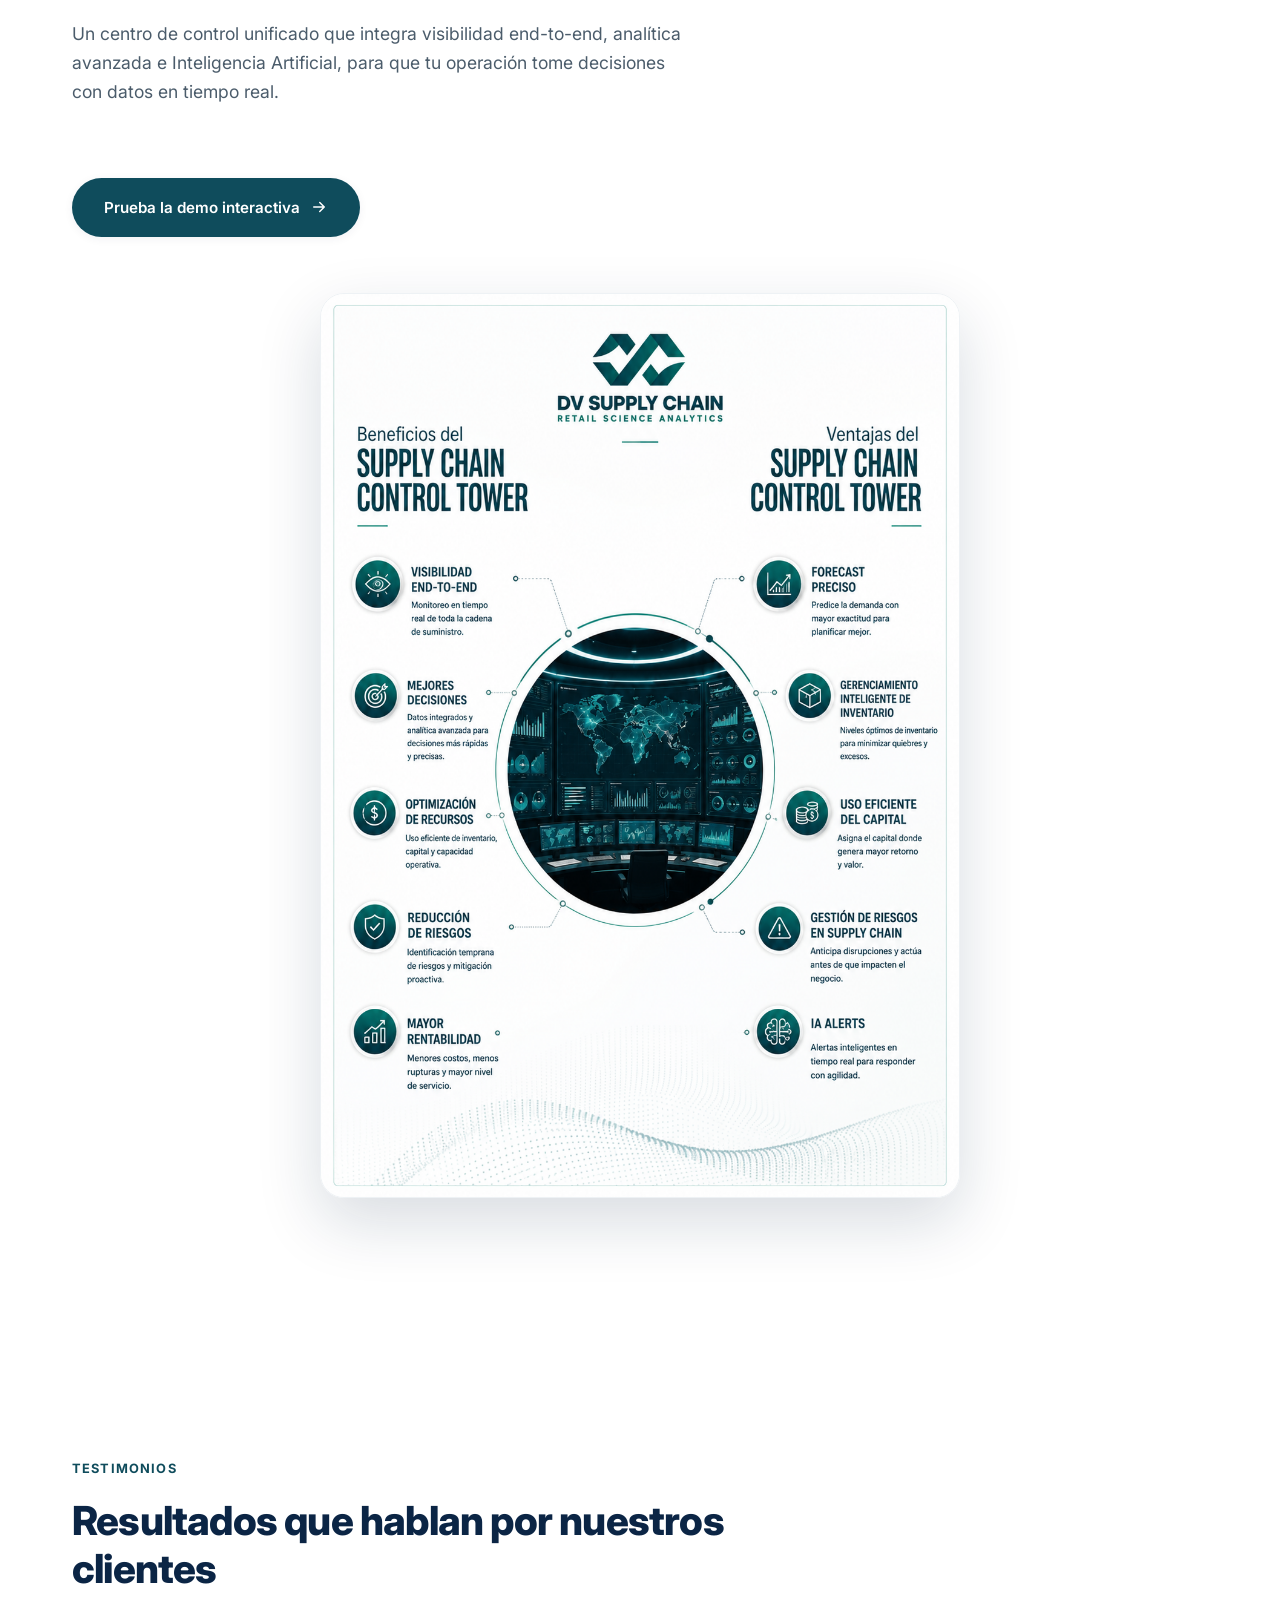
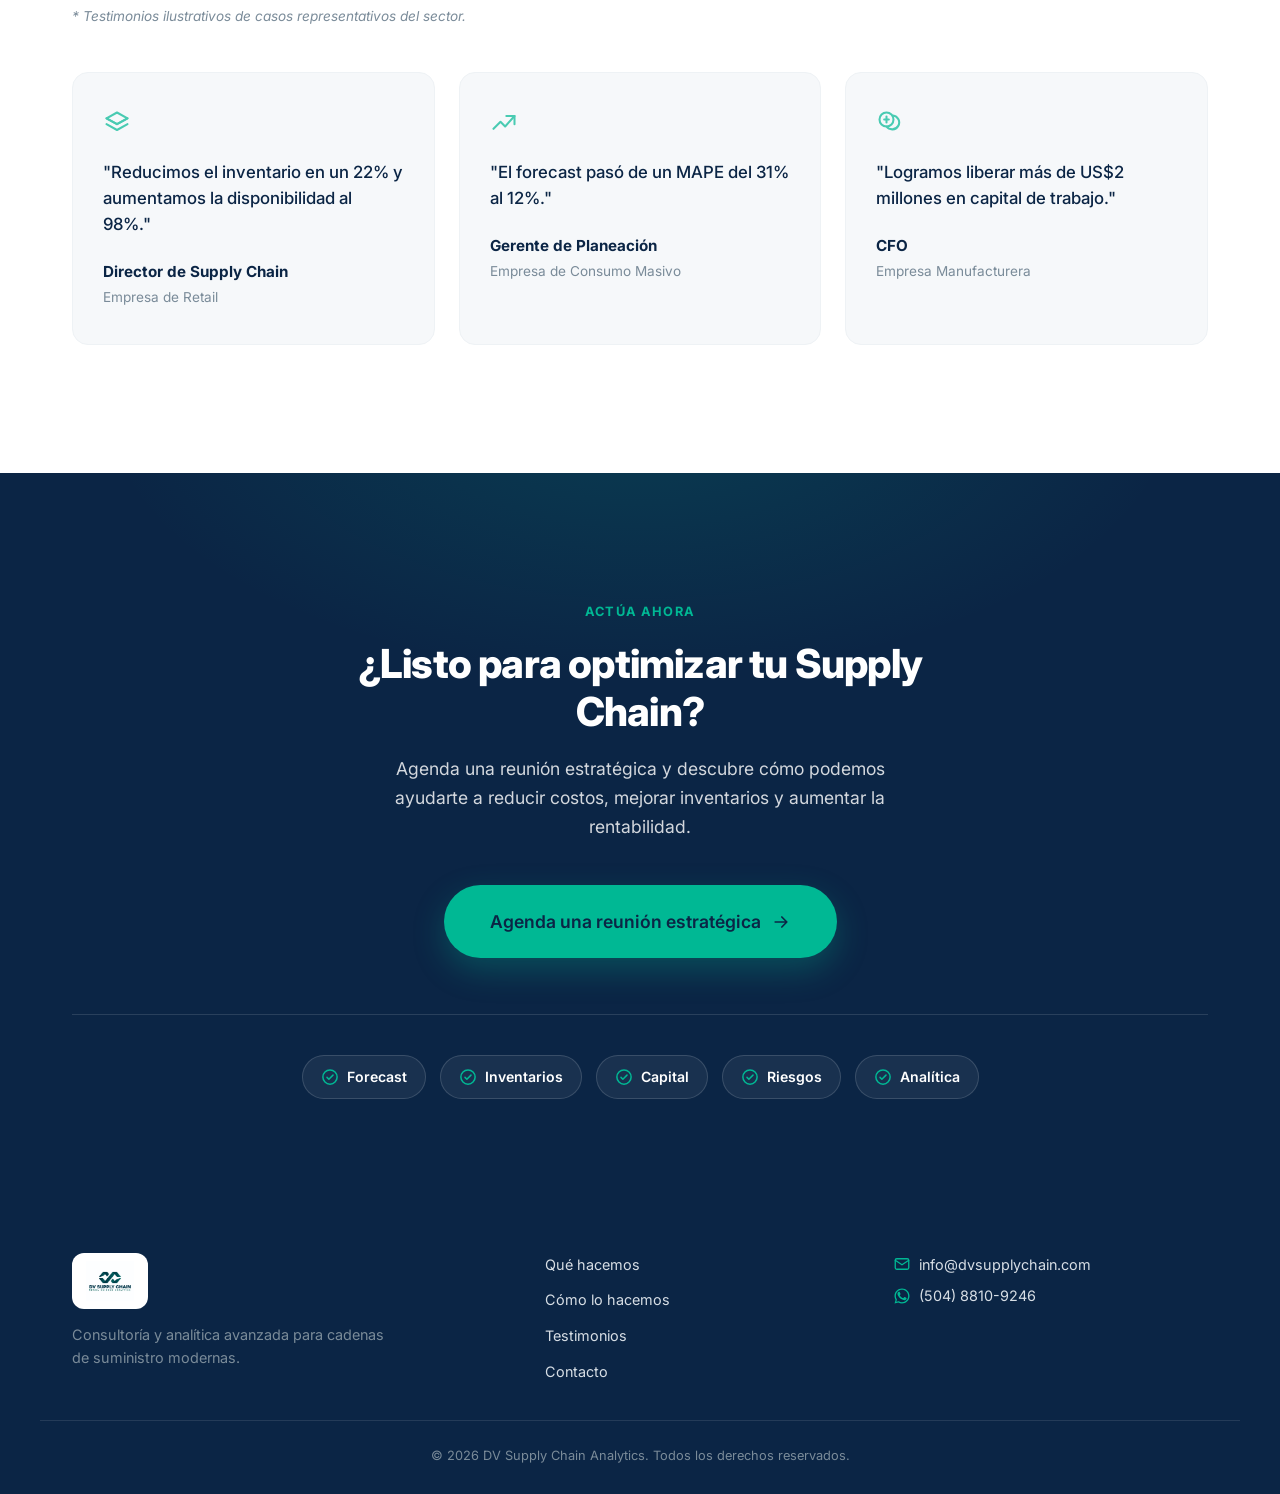
<file: Landing Page/a/index.html>
<!DOCTYPE html>
<html lang="es">
<head>
<meta charset="UTF-8">
<meta name="viewport" content="width=device-width, initial-scale=1.0">
<title>DV Supply Chain Analytics | Consultoría en Cadena de Suministro & IA</title>
<meta name="description" content="Consultoría y analítica avanzada para cadenas de suministro: forecast inteligente, optimización de inventarios, capital de trabajo, gestión de riesgos y modelos predictivos con IA.">
<meta name="theme-color" content="#0B2545">

<!-- Favicon: isotipo de la marca (recortado de Logo.png) -->
<link rel="icon" type="image/png" href="../favicon.png">

<!-- Tipografía Inter (mejora progresiva; fallback a system-ui si no hay conexión) -->
<link rel="preconnect" href="https://fonts.googleapis.com">
<link rel="preconnect" href="https://fonts.gstatic.com" crossorigin>
<link href="https://fonts.googleapis.com/css2?family=Inter:wght@400;500;600;700;800&display=swap" rel="stylesheet">

<link rel="stylesheet" href="styles.css">
</head>
<body>

<!-- Enlace de salto para navegación por teclado / lectores de pantalla -->
<a class="skip-link" href="#main">Saltar al contenido principal</a>

<!-- ============ SPRITE DE ICONOS SVG (uso interno vía <use>) ============ -->
<svg class="icon-sprite" aria-hidden="true" focusable="false">
  <defs>
    <symbol id="icon-forecast" viewBox="0 0 24 24" fill="none" stroke="currentColor" stroke-width="1.75" stroke-linecap="round" stroke-linejoin="round">
      <polyline points="3 17 9 11 13 15 21 6"></polyline>
      <polyline points="14 6 21 6 21 13"></polyline>
    </symbol>
    <symbol id="icon-box" viewBox="0 0 24 24" fill="none" stroke="currentColor" stroke-width="1.75" stroke-linecap="round" stroke-linejoin="round">
      <path d="M21 8l-9-5-9 5 9 5 9-5z"></path>
      <path d="M3 8v8l9 5 9-5V8"></path>
      <path d="M12 13v8"></path>
    </symbol>
    <symbol id="icon-coin" viewBox="0 0 24 24" fill="none" stroke="currentColor" stroke-width="1.75" stroke-linecap="round" stroke-linejoin="round">
      <circle cx="9" cy="9" r="6"></circle>
      <path d="M14.5 5.5A6 6 0 1 1 9 15"></path>
      <path d="M9 6.5v5M7 9h4"></path>
    </symbol>
    <symbol id="icon-shield" viewBox="0 0 24 24" fill="none" stroke="currentColor" stroke-width="1.75" stroke-linecap="round" stroke-linejoin="round">
      <path d="M12 3l7 3v6c0 4.5-3 7.5-7 9-4-1.5-7-4.5-7-9V6l7-3z"></path>
      <path d="M12 8v5"></path>
      <path d="M12 16.2v.1"></path>
    </symbol>
    <symbol id="icon-users" viewBox="0 0 24 24" fill="none" stroke="currentColor" stroke-width="1.75" stroke-linecap="round" stroke-linejoin="round">
      <circle cx="9" cy="8" r="3.2"></circle>
      <path d="M3.5 19c0-3.3 2.5-5.5 5.5-5.5s5.5 2.2 5.5 5.5"></path>
      <circle cx="17.5" cy="8.5" r="2.4"></circle>
      <path d="M15.5 13.6c2.5.2 4.5 2.2 4.5 5.4"></path>
    </symbol>
    <symbol id="icon-dashboard" viewBox="0 0 24 24" fill="none" stroke="currentColor" stroke-width="1.75" stroke-linecap="round" stroke-linejoin="round">
      <rect x="3" y="3" width="7" height="9" rx="1.5"></rect>
      <rect x="14" y="3" width="7" height="5" rx="1.5"></rect>
      <rect x="14" y="12" width="7" height="9" rx="1.5"></rect>
      <rect x="3" y="16" width="7" height="5" rx="1.5"></rect>
    </symbol>
    <symbol id="icon-layers" viewBox="0 0 24 24" fill="none" stroke="currentColor" stroke-width="1.75" stroke-linecap="round" stroke-linejoin="round">
      <path d="M12 3l9 5-9 5-9-5 9-5z"></path>
      <path d="M3 13l9 5 9-5"></path>
      <path d="M3 8l9 5 9-5"></path>
    </symbol>
    <symbol id="icon-ai" viewBox="0 0 24 24" fill="none" stroke="currentColor" stroke-width="1.75" stroke-linecap="round" stroke-linejoin="round">
      <rect x="7" y="7" width="10" height="10" rx="2"></rect>
      <circle cx="12" cy="12" r="2.2"></circle>
      <path d="M12 2v3M12 19v3M2 12h3M19 12h3M4.9 4.9l2.1 2.1M17 17l2.1 2.1M19.1 4.9L17 7M7 17l-2.1 2.1"></path>
    </symbol>
    <symbol id="icon-check" viewBox="0 0 24 24" fill="none" stroke="currentColor" stroke-width="2" stroke-linecap="round" stroke-linejoin="round">
      <circle cx="12" cy="12" r="9.5"></circle>
      <path d="M8 12.5l2.5 2.5L16 9.5"></path>
    </symbol>
    <symbol id="icon-close" viewBox="0 0 24 24" fill="none" stroke="currentColor" stroke-width="2" stroke-linecap="round" stroke-linejoin="round">
      <path d="M5 5l14 14M19 5L5 19"></path>
    </symbol>
    <symbol id="icon-arrow-up" viewBox="0 0 24 24" fill="none" stroke="currentColor" stroke-width="2" stroke-linecap="round" stroke-linejoin="round">
      <path d="M12 19V5M5 12l7-7 7 7"></path>
    </symbol>
    <symbol id="icon-arrow-right" viewBox="0 0 24 24" fill="none" stroke="currentColor" stroke-width="2" stroke-linecap="round" stroke-linejoin="round">
      <path d="M5 12h14M13 6l6 6-6 6"></path>
    </symbol>
    <symbol id="icon-chevron-down" viewBox="0 0 24 24" fill="none" stroke="currentColor" stroke-width="2" stroke-linecap="round" stroke-linejoin="round">
      <path d="M6 9l6 6 6-6"></path>
    </symbol>
    <symbol id="icon-mail" viewBox="0 0 24 24" fill="none" stroke="currentColor" stroke-width="1.75" stroke-linecap="round" stroke-linejoin="round">
      <rect x="3" y="5" width="18" height="14" rx="2"></rect>
      <path d="M3 7l9 6 9-6"></path>
    </symbol>
    <symbol id="icon-whatsapp" viewBox="0 0 24 24" fill="currentColor" stroke="none">
      <path d="M17.472 14.382c-.297-.149-1.758-.867-2.03-.967-.273-.099-.471-.148-.67.15-.197.297-.767.966-.94 1.164-.173.199-.347.223-.644.075-.297-.15-1.255-.463-2.39-1.475-.883-.788-1.48-1.761-1.653-2.059-.173-.297-.018-.458.13-.606.134-.133.298-.347.446-.52.149-.174.198-.298.298-.497.099-.198.05-.371-.025-.52-.075-.149-.669-1.612-.916-2.207-.242-.579-.487-.5-.669-.51-.173-.008-.371-.01-.57-.01-.198 0-.52.074-.792.372-.272.297-1.04 1.016-1.04 2.479 0 1.462 1.065 2.875 1.213 3.074.149.198 2.096 3.2 5.077 4.487.709.306 1.262.489 1.694.625.712.227 1.36.195 1.871.118.571-.085 1.758-.719 2.006-1.413.248-.694.248-1.289.173-1.413-.074-.124-.272-.198-.57-.347z"></path>
      <path d="M12 2C6.477 2 2 6.477 2 12c0 1.9.529 3.68 1.447 5.194L2.055 22l4.94-1.362A9.953 9.953 0 0012 22c5.523 0 10-4.477 10-10S17.523 2 12 2zm0 18.2a8.17 8.17 0 01-4.166-1.14l-.299-.177-3.13.863.85-3.05-.194-.313A8.174 8.174 0 013.8 12c0-4.529 3.671-8.2 8.2-8.2s8.2 3.671 8.2 8.2-3.671 8.2-8.2 8.2z"></path>
    </symbol>
  </defs>
</svg>

<!-- ============ NAVBAR ============ -->
<header class="navbar" id="navbar">
  <div class="container navbar__inner">
    <a href="#hero" class="navbar__logo" aria-label="DV Supply Chain Analytics, ir al inicio">
      <img src="../Logo.png" alt="DV Supply Chain Analytics" class="navbar__logo-img" width="300" height="250">
    </a>

    <nav class="navbar__nav" id="primaryNav" aria-label="Navegación principal">
      <a href="#servicios" class="navbar__link">Qué hacemos</a>
      <a href="#proceso" class="navbar__link">Cómo lo hacemos</a>
      <a href="#control-tower" class="navbar__link">Control Tower</a>
      <a href="#testimonios" class="navbar__link">Testimonios</a>
      <a href="#contacto" class="navbar__link">Contacto</a>
      <a href="#contacto" class="btn btn--primary btn--sm js-open-modal">Agenda una reunión</a>
    </nav>

    <button class="navbar__toggle" id="navToggle" aria-controls="primaryNav" aria-expanded="false" aria-label="Abrir menú de navegación">
      <span></span><span></span><span></span>
    </button>
  </div>
</header>

<main id="main">

  <!-- ============ 1. HERO ============ -->
  <section class="hero" id="hero" aria-labelledby="hero-title">
    <div class="container hero__inner">

      <div class="hero__content">
        <p class="eyebrow reveal">Consultoría &amp; Analítica Avanzada en Supply Chain</p>
        <h1 id="hero-title" class="hero__title reveal">
          Convierte tu <span class="text-accent">Cadena de Suministro</span> en una Ventaja Competitiva
        </h1>
        <p class="hero__subtitle reveal">
          Ayudamos a empresas a reducir inventarios, mejorar la precisión del forecast, optimizar el
          capital invertido y tomar mejores decisiones mediante analítica avanzada e Inteligencia Artificial.
        </p>

        <div class="hero__actions reveal">
          <a href="#contacto" class="btn btn--primary btn--lg js-open-modal">
            Agenda una reunión estratégica
            <svg class="icon" width="18" height="18"><use href="#icon-arrow-right"></use></svg>
          </a>
          <a href="#servicios" class="btn btn--ghost btn--lg">Conoce nuestros servicios</a>
        </div>

        <p class="hero__audience reveal">
          Con la confianza de líderes de <strong>Retail</strong>, <strong>Consumo Masivo</strong>,
          <strong>Distribución</strong> y <strong>Manufactura</strong>.
        </p>
      </div>

      <!-- Ilustración 100% SVG/CSS: mock de dashboard ejecutivo + insignias flotantes -->
      <div class="hero__visual reveal" aria-hidden="true">
        <div class="dashboard-mock">
          <div class="dashboard-mock__header">
            <span class="dot dot--r"></span><span class="dot dot--y"></span><span class="dot dot--g"></span>
            <span class="dashboard-mock__title">Panel Ejecutivo · Supply Chain</span>
          </div>

          <div class="dashboard-mock__kpis">
            <div class="kpi"><span class="kpi__value">98%</span><span class="kpi__label">Nivel de servicio</span></div>
            <div class="kpi"><span class="kpi__value">12%</span><span class="kpi__label">MAPE forecast</span></div>
            <div class="kpi"><span class="kpi__value">$2M</span><span class="kpi__label">Capital liberado</span></div>
          </div>

          <svg class="dashboard-mock__chart" viewBox="0 0 320 120" preserveAspectRatio="none">
            <line x1="0" y1="30" x2="320" y2="30" class="chart-grid"></line>
            <line x1="0" y1="60" x2="320" y2="60" class="chart-grid"></line>
            <line x1="0" y1="90" x2="320" y2="90" class="chart-grid"></line>
            <rect x="10"  y="70" width="26" height="40" rx="3" class="chart-bar" style="animation-delay:.05s"></rect>
            <rect x="50"  y="50" width="26" height="60" rx="3" class="chart-bar" style="animation-delay:.15s"></rect>
            <rect x="90"  y="60" width="26" height="50" rx="3" class="chart-bar" style="animation-delay:.25s"></rect>
            <rect x="130" y="35" width="26" height="75" rx="3" class="chart-bar" style="animation-delay:.35s"></rect>
            <rect x="170" y="45" width="26" height="65" rx="3" class="chart-bar" style="animation-delay:.45s"></rect>
            <rect x="210" y="25" width="26" height="85" rx="3" class="chart-bar" style="animation-delay:.55s"></rect>
            <rect x="250" y="40" width="26" height="70" rx="3" class="chart-bar" style="animation-delay:.65s"></rect>
            <rect x="290" y="18" width="20" height="92" rx="3" class="chart-bar" style="animation-delay:.75s"></rect>
            <polyline points="12,85 63,55 103,65 143,30 183,48 223,20 263,42 300,15" class="chart-line"></polyline>
          </svg>
        </div>

        <div class="floating-badge floating-badge--1">
          <svg class="icon" width="16" height="16"><use href="#icon-ai"></use></svg>
          IA Predictiva
        </div>
        <div class="floating-badge floating-badge--2">
          <svg class="icon" width="16" height="16"><use href="#icon-box"></use></svg>
          -30% Inventario
        </div>
        <div class="floating-badge floating-badge--3">
          <svg class="icon" width="16" height="16"><use href="#icon-forecast"></use></svg>
          Forecast en tiempo real
        </div>
      </div>

    </div>
  </section>

  <!-- ============ FRANJA DE RESULTADOS (contadores animados) ============ -->
  <section class="stats" aria-label="Resultados que generamos para nuestros clientes">
    <div class="container stats__grid">
      <div class="stat reveal">
        <span class="stat__value"><span class="js-counter" data-target="22" data-suffix="%">0</span></span>
        <span class="stat__label">Reducción promedio de inventario</span>
      </div>
      <div class="stat reveal">
        <span class="stat__value"><span class="js-counter" data-target="98" data-suffix="%">0</span></span>
        <span class="stat__label">Nivel de servicio alcanzado</span>
      </div>
      <div class="stat reveal">
        <span class="stat__value"><span class="js-counter" data-prefix="US$" data-target="2" data-suffix="M+">0</span></span>
        <span class="stat__label">Capital de trabajo liberado</span>
      </div>
      <div class="stat reveal">
        <span class="stat__value"><span class="js-counter" data-target="12" data-suffix="%">0</span></span>
        <span class="stat__label">MAPE promedio en forecast</span>
      </div>
    </div>
  </section>

  <!-- ============ 2. QUÉ HACEMOS ============ -->
  <section class="services" id="servicios" aria-labelledby="services-title">
    <div class="container">
      <p class="eyebrow reveal">Qué hacemos</p>
      <h2 id="services-title" class="section__title reveal">Servicios de consultoría y analítica avanzada</h2>
      <p class="section__lead reveal">
        Combinamos experiencia en cadena de suministro con ciencia de datos e Inteligencia Artificial
        para convertir información en decisiones rentables.
      </p>

      <div class="cards-grid">
        <article class="card reveal">
          <div class="card__icon"><svg class="icon" width="26" height="26"><use href="#icon-forecast"></use></svg></div>
          <h3>Forecast Inteligente</h3>
          <p>Optimiza la demanda utilizando modelos estadísticos y Machine Learning.</p>
        </article>

        <article class="card reveal">
          <div class="card__icon"><svg class="icon" width="26" height="26"><use href="#icon-box"></use></svg></div>
          <h3>Optimización de Inventarios</h3>
          <p>Reduce exceso de inventario sin afectar el nivel de servicio.</p>
        </article>

        <article class="card reveal">
          <div class="card__icon"><svg class="icon" width="26" height="26"><use href="#icon-coin"></use></svg></div>
          <h3>Capital de Trabajo</h3>
          <p>Identifica oportunidades para liberar capital inmovilizado.</p>
        </article>

        <article class="card reveal">
          <div class="card__icon"><svg class="icon" width="26" height="26"><use href="#icon-shield"></use></svg></div>
          <h3>Gestión de Riesgos</h3>
          <p>Anticipa riesgos en la cadena de suministro mediante modelos predictivos.</p>
        </article>

        <article class="card reveal">
          <div class="card__icon"><svg class="icon" width="26" height="26"><use href="#icon-users"></use></svg></div>
          <h3>Análisis de Clientes</h3>
          <p>Segmentación ABC, rentabilidad y oportunidades de crecimiento por cliente.</p>
        </article>

        <article class="card reveal">
          <div class="card__icon"><svg class="icon" width="26" height="26"><use href="#icon-dashboard"></use></svg></div>
          <h3>Dashboards Ejecutivos</h3>
          <p>Visualización de KPIs estratégicos en tiempo real para la toma de decisiones.</p>
        </article>

        <article class="card reveal">
          <div class="card__icon"><svg class="icon" width="26" height="26"><use href="#icon-layers"></use></svg></div>
          <h3>Analítica Avanzada</h3>
          <p>Integramos y modelamos tus datos para descubrir patrones y oportunidades ocultas.</p>
        </article>

        <article class="card reveal">
          <div class="card__icon"><svg class="icon" width="26" height="26"><use href="#icon-ai"></use></svg></div>
          <h3>Modelos Predictivos con IA</h3>
          <p>Aplicamos Inteligencia Artificial para anticipar escenarios y optimizar decisiones.</p>
        </article>
      </div>
    </div>
  </section>

  <!-- ============ 3. CÓMO LO HACEMOS ============ -->
  <section class="process" id="proceso" aria-labelledby="process-title">
    <div class="container">
      <p class="eyebrow reveal">Cómo lo hacemos</p>
      <h2 id="process-title" class="section__title reveal">Una metodología clara, de diagnóstico a resultados</h2>
      <p class="section__lead reveal">
        Un proceso probado en cinco etapas que asegura recomendaciones aplicables y sostenibles en el tiempo.
      </p>

      <ol class="timeline">
        <li class="timeline__step reveal">
          <span class="timeline__number">01</span>
          <h3>Diagnóstico</h3>
          <p>Analizamos tus datos y procesos.</p>
        </li>
        <li class="timeline__connector" aria-hidden="true">
          <svg class="icon" width="20" height="20"><use href="#icon-chevron-down"></use></svg>
        </li>
        <li class="timeline__step reveal">
          <span class="timeline__number">02</span>
          <h3>Descubrimiento</h3>
          <p>Identificamos oportunidades.</p>
        </li>
        <li class="timeline__connector" aria-hidden="true">
          <svg class="icon" width="20" height="20"><use href="#icon-chevron-down"></use></svg>
        </li>
        <li class="timeline__step reveal">
          <span class="timeline__number">03</span>
          <h3>Modelado</h3>
          <p>Construimos modelos predictivos.</p>
        </li>
        <li class="timeline__connector" aria-hidden="true">
          <svg class="icon" width="20" height="20"><use href="#icon-chevron-down"></use></svg>
        </li>
        <li class="timeline__step reveal">
          <span class="timeline__number">04</span>
          <h3>Implementación</h3>
          <p>Diseñamos dashboards y herramientas.</p>
        </li>
        <li class="timeline__connector" aria-hidden="true">
          <svg class="icon" width="20" height="20"><use href="#icon-chevron-down"></use></svg>
        </li>
        <li class="timeline__step reveal">
          <span class="timeline__number">05</span>
          <h3>Resultados</h3>
          <p>Reducimos costos y mejoramos la rentabilidad.</p>
        </li>
      </ol>
    </div>
  </section>

  <!-- ============ SUPPLY CHAIN CONTROL TOWER (infografía) ============ -->
  <section class="control-tower" id="control-tower" aria-labelledby="control-tower-title">
    <div class="container control-tower__inner">
      <div class="control-tower__intro">
        <p class="eyebrow reveal">Nuestra solución insignia</p>
        <h2 id="control-tower-title" class="section__title reveal">Supply Chain Control Tower</h2>
        <p class="section__lead reveal">
          Un centro de control unificado que integra visibilidad end-to-end, analítica avanzada
          e Inteligencia Artificial, para que tu operación tome decisiones con datos en tiempo real.
        </p>
        <a href="../mvp/index.html" class="btn btn--primary control-tower__cta reveal">
          Prueba la demo interactiva
          <svg class="icon" width="18" height="18"><use href="#icon-arrow-right"></use></svg>
        </a>
      </div>

      <figure class="control-tower__figure reveal">
        <img
          src="../Control%20Tower.png"
          alt="Infografía de los beneficios y ventajas del Supply Chain Control Tower de DV Supply Chain. Beneficios: visibilidad end-to-end, mejores decisiones, optimización de recursos, reducción de riesgos y mayor rentabilidad. Ventajas: forecast preciso, gerenciamiento inteligente de inventario, uso eficiente del capital, gestión de riesgos en supply chain e IA Alerts."
          class="control-tower__img"
          loading="lazy"
          width="1054"
          height="1492"
        >
      </figure>
    </div>
  </section>

  <!-- ============ 4. TESTIMONIOS ============ -->
  <section class="testimonials" id="testimonios" aria-labelledby="testimonials-title">
    <div class="container">
      <p class="eyebrow reveal">Testimonios</p>
      <h2 id="testimonials-title" class="section__title reveal">Resultados que hablan por nuestros clientes</h2>
      <p class="section__note reveal">* Testimonios ilustrativos de casos representativos del sector.</p>

      <div class="testimonials-grid">
        <blockquote class="testimonial reveal">
          <svg class="testimonial__quote-mark icon" width="28" height="28" aria-hidden="true"><use href="#icon-layers"></use></svg>
          <p>"Reducimos el inventario en un 22% y aumentamos la disponibilidad al 98%."</p>
          <footer>
            <span class="testimonial__name">Director de Supply Chain</span>
            <span class="testimonial__role">Empresa de Retail</span>
          </footer>
        </blockquote>

        <blockquote class="testimonial reveal">
          <svg class="testimonial__quote-mark icon" width="28" height="28" aria-hidden="true"><use href="#icon-forecast"></use></svg>
          <p>"El forecast pasó de un MAPE del 31% al 12%."</p>
          <footer>
            <span class="testimonial__name">Gerente de Planeación</span>
            <span class="testimonial__role">Empresa de Consumo Masivo</span>
          </footer>
        </blockquote>

        <blockquote class="testimonial reveal">
          <svg class="testimonial__quote-mark icon" width="28" height="28" aria-hidden="true"><use href="#icon-coin"></use></svg>
          <p>"Logramos liberar más de US$2 millones en capital de trabajo."</p>
          <footer>
            <span class="testimonial__name">CFO</span>
            <span class="testimonial__role">Empresa Manufacturera</span>
          </footer>
        </blockquote>
      </div>
    </div>
  </section>

  <!-- ============ 5. ACTÚA AHORA ============ -->
  <section class="cta-final" id="contacto" aria-labelledby="cta-title">
    <div class="container cta-final__inner">
      <p class="eyebrow eyebrow--light reveal">Actúa ahora</p>
      <h2 id="cta-title" class="section__title section__title--light reveal">¿Listo para optimizar tu Supply Chain?</h2>
      <p class="section__lead section__lead--light reveal">
        Agenda una reunión estratégica y descubre cómo podemos ayudarte a reducir costos,
        mejorar inventarios y aumentar la rentabilidad.
      </p>

      <button type="button" class="btn btn--accent btn--xl js-open-modal reveal">
        Agenda una reunión estratégica
        <svg class="icon" width="20" height="20"><use href="#icon-arrow-right"></use></svg>
      </button>

      <ul class="checklist-band reveal">
        <li><svg class="icon" width="18" height="18"><use href="#icon-check"></use></svg>Forecast</li>
        <li><svg class="icon" width="18" height="18"><use href="#icon-check"></use></svg>Inventarios</li>
        <li><svg class="icon" width="18" height="18"><use href="#icon-check"></use></svg>Capital</li>
        <li><svg class="icon" width="18" height="18"><use href="#icon-check"></use></svg>Riesgos</li>
        <li><svg class="icon" width="18" height="18"><use href="#icon-check"></use></svg>Analítica</li>
      </ul>
    </div>
  </section>

</main>

<!-- ============ FOOTER ============ -->
<footer class="footer">
  <div class="container footer__inner">
    <div class="footer__brand">
      <span class="footer__logo-badge">
        <img src="../Logo.png" alt="DV Supply Chain Analytics" class="footer__logo-img" width="300" height="250">
      </span>
      <p class="footer__text">Consultoría y analítica avanzada para cadenas de suministro modernas.</p>
    </div>

    <nav class="footer__links" aria-label="Enlaces del sitio">
      <a href="#servicios">Qué hacemos</a>
      <a href="#proceso">Cómo lo hacemos</a>
      <a href="#testimonios">Testimonios</a>
      <a href="#contacto">Contacto</a>
    </nav>

    <div class="footer__contact">
      <p><svg class="icon" width="18" height="18"><use href="#icon-mail"></use></svg>info@dvsupplychain.com</p>
      <p><svg class="icon" width="18" height="18"><use href="#icon-whatsapp"></use></svg>(504) 8810-9246</p>
    </div>
  </div>
  <p class="footer__copy">© <span id="year"></span> DV Supply Chain Analytics. Todos los derechos reservados.</p>
</footer>

<!-- ============ MODAL: AGENDAR REUNIÓN ============ -->
<div class="modal-overlay" id="modalOverlay" hidden>
  <div class="modal" role="dialog" aria-modal="true" aria-labelledby="modalTitle" id="scheduleModal">
    <button type="button" class="modal__close" id="modalClose" aria-label="Cerrar formulario">
      <svg class="icon" width="20" height="20"><use href="#icon-close"></use></svg>
    </button>

    <div class="modal__body" id="modalBody">
      <p class="eyebrow">Agenda una reunión estratégica</p>
      <h2 id="modalTitle">Hablemos de tu Supply Chain</h2>
      <p class="modal__lead">Cuéntanos sobre tu operación y te contactaremos en menos de 24 horas hábiles.</p>

      <form class="form" id="scheduleForm" novalidate>
        <div class="form__row">
          <div class="form__group">
            <label for="name">Nombre completo</label>
            <input type="text" id="name" name="name" autocomplete="name" required>
            <span class="form__error" id="nameError" role="alert"></span>
          </div>
          <div class="form__group">
            <label for="email">Email corporativo</label>
            <input type="email" id="email" name="email" autocomplete="email" required>
            <span class="form__error" id="emailError" role="alert"></span>
          </div>
        </div>

        <div class="form__row">
          <div class="form__group">
            <label for="company">Empresa</label>
            <input type="text" id="company" name="company" autocomplete="organization" required>
            <span class="form__error" id="companyError" role="alert"></span>
          </div>
          <div class="form__group">
            <label for="role">Cargo</label>
            <input type="text" id="role" name="role" placeholder="Ej. Director de Supply Chain" autocomplete="organization-title" required>
            <span class="form__error" id="roleError" role="alert"></span>
          </div>
        </div>

        <div class="form__group">
          <label for="message">¿Qué desafío te gustaría resolver? <span class="form__optional">(opcional)</span></label>
          <textarea id="message" name="message" rows="3"></textarea>
        </div>

        <button type="submit" class="btn btn--primary btn--block btn--lg">Enviar solicitud</button>
      </form>
    </div>

    <div class="form__success" id="formSuccess" hidden>
      <div class="form__success-icon"><svg class="icon" width="28" height="28"><use href="#icon-check"></use></svg></div>
      <h3>¡Solicitud recibida!</h3>
      <p>Gracias por tu interés. Nuestro equipo se pondrá en contacto contigo dentro de las próximas 24 horas hábiles para coordinar la reunión.</p>
      <button type="button" class="btn btn--ghost" id="successClose">Cerrar</button>
    </div>
  </div>
</div>

<!-- ============ BOTÓN VOLVER ARRIBA ============ -->
<button type="button" class="back-to-top" id="backToTop" aria-label="Volver arriba" hidden>
  <svg class="icon" width="20" height="20"><use href="#icon-arrow-up"></use></svg>
</button>

<script src="script.js"></script>
</body>
</html>
</file>
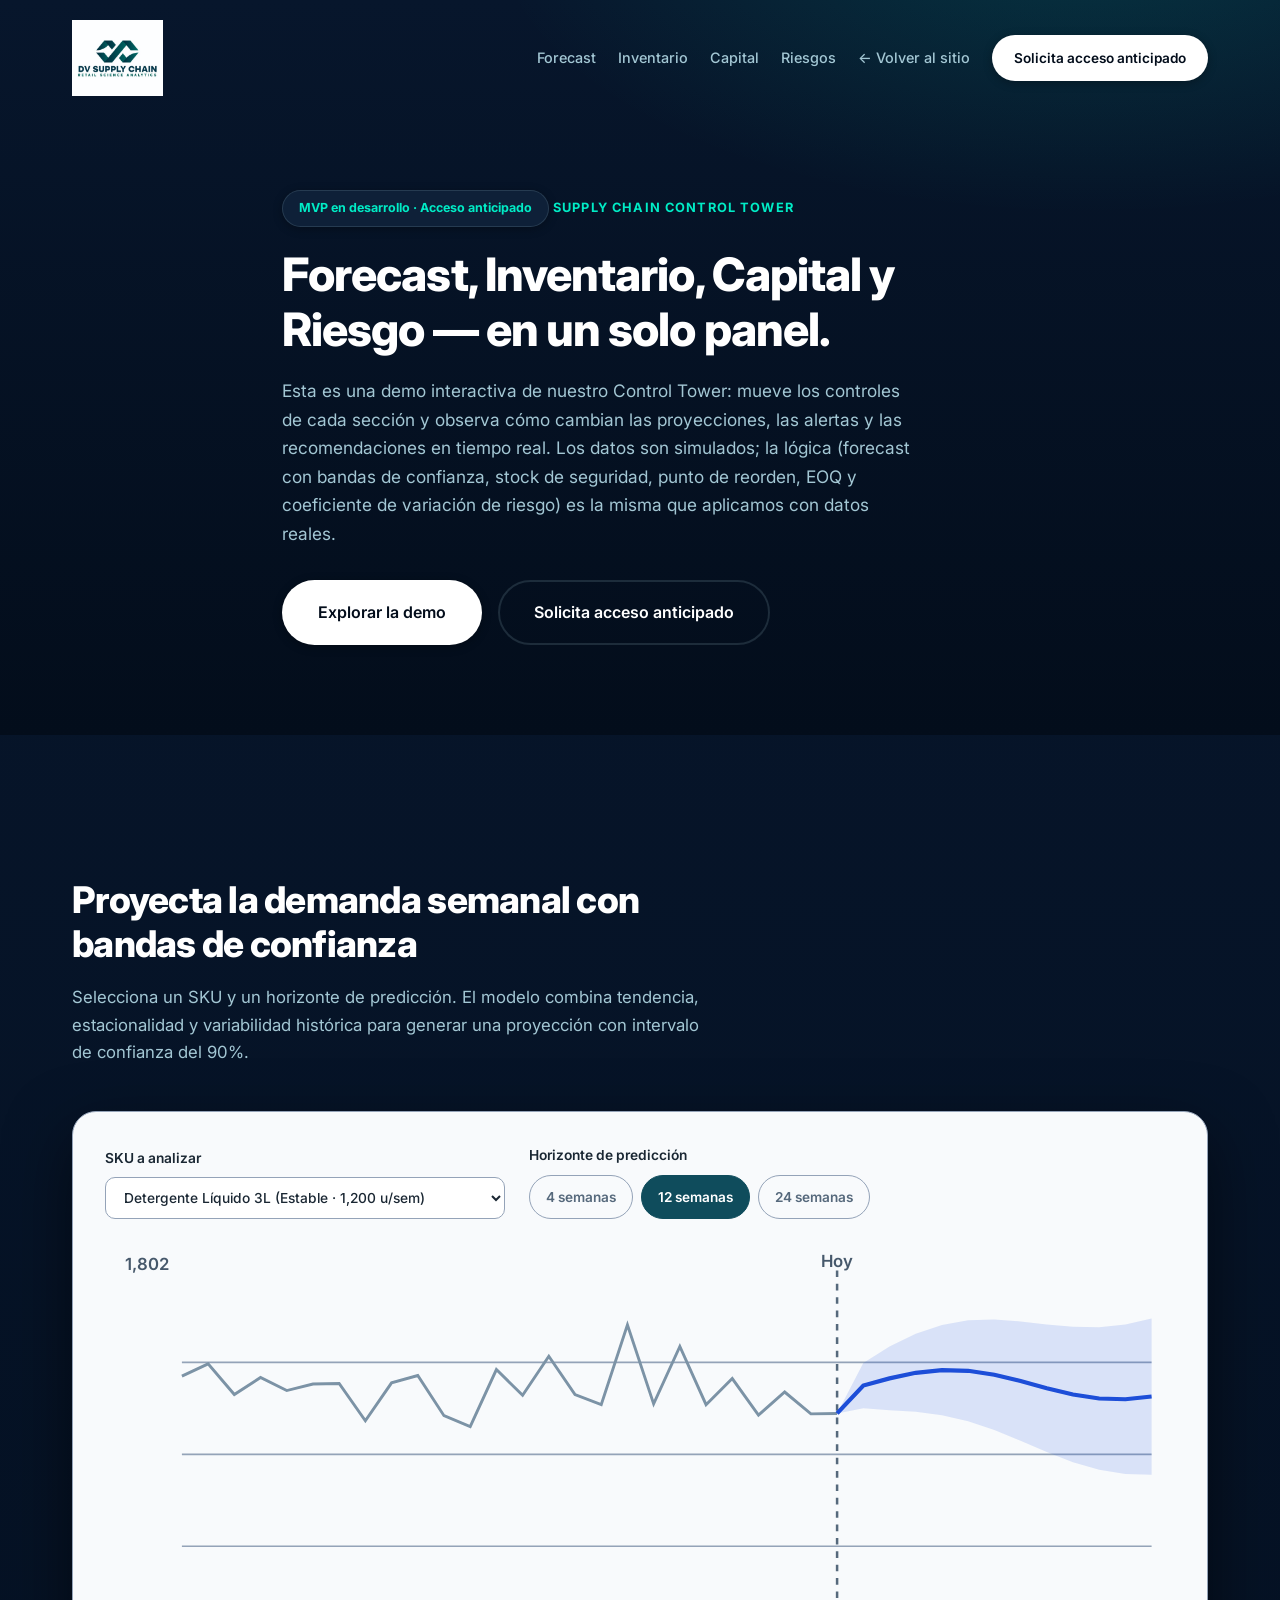
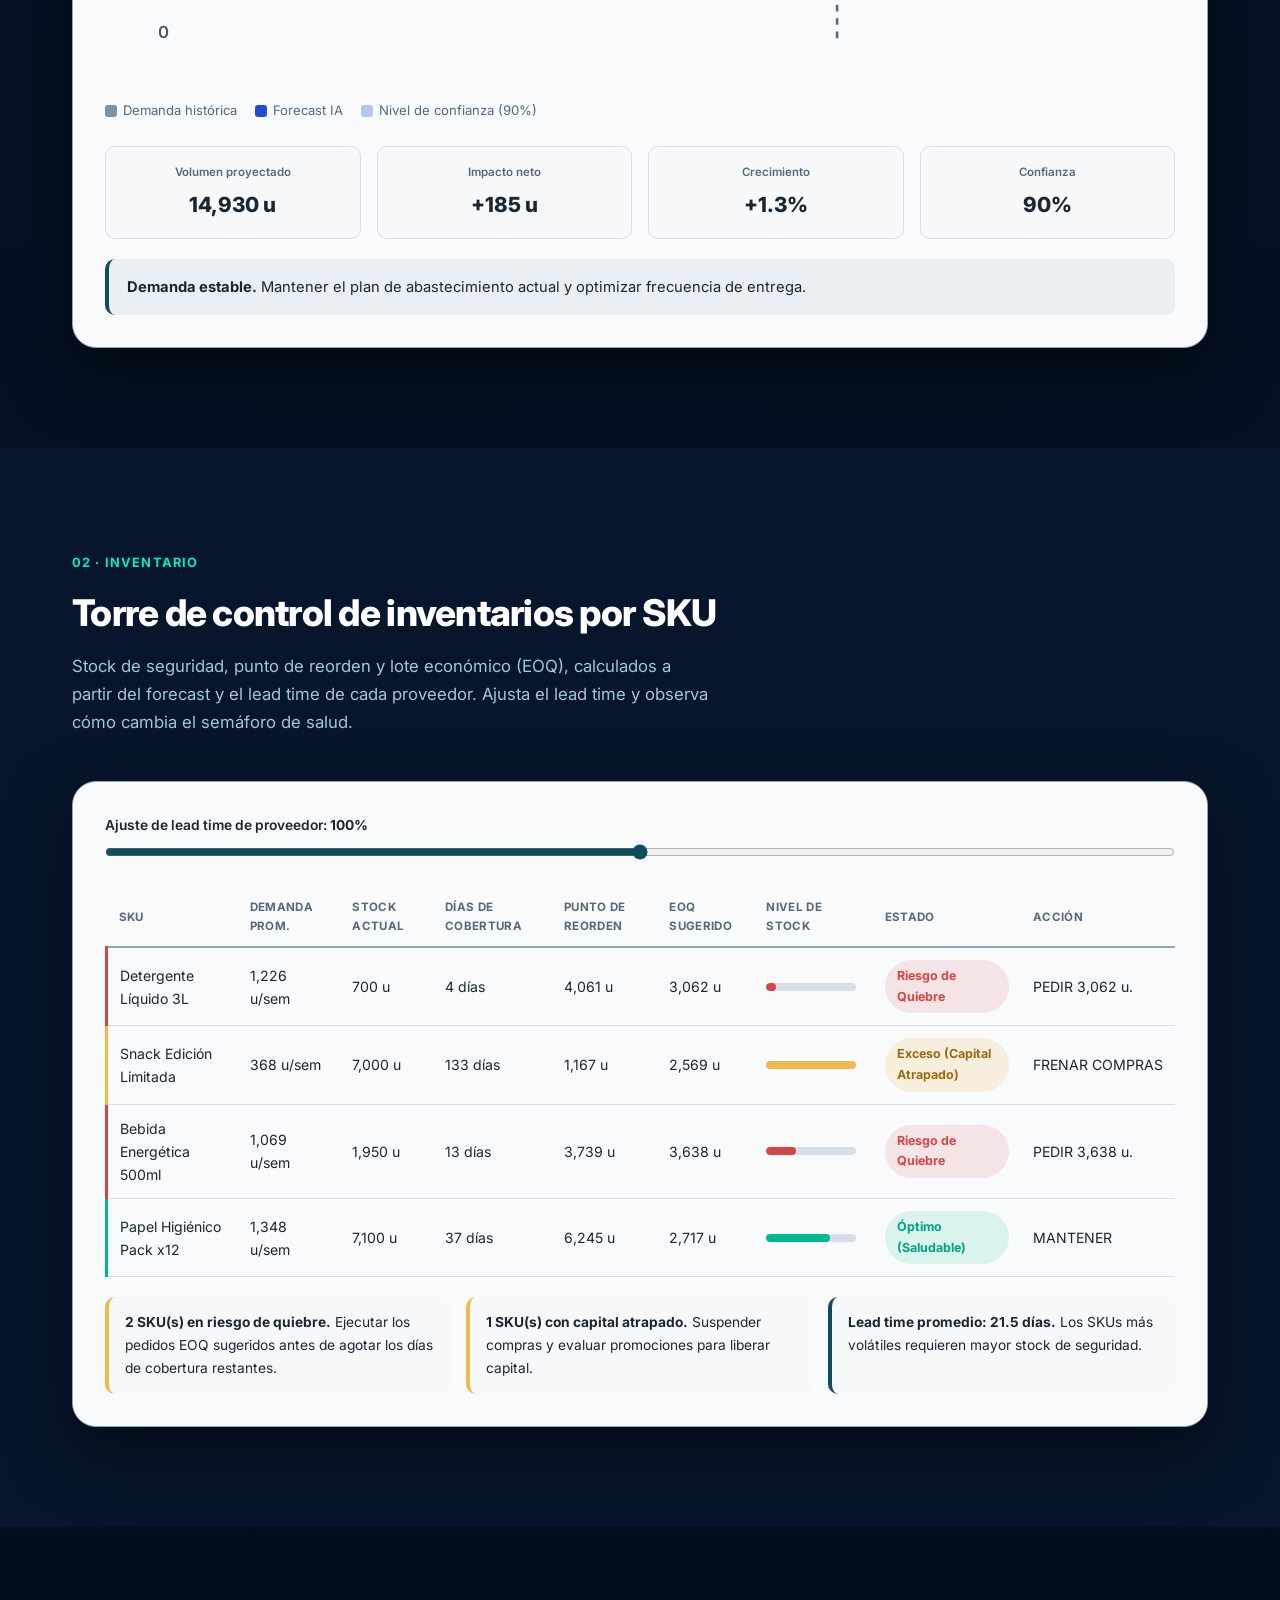
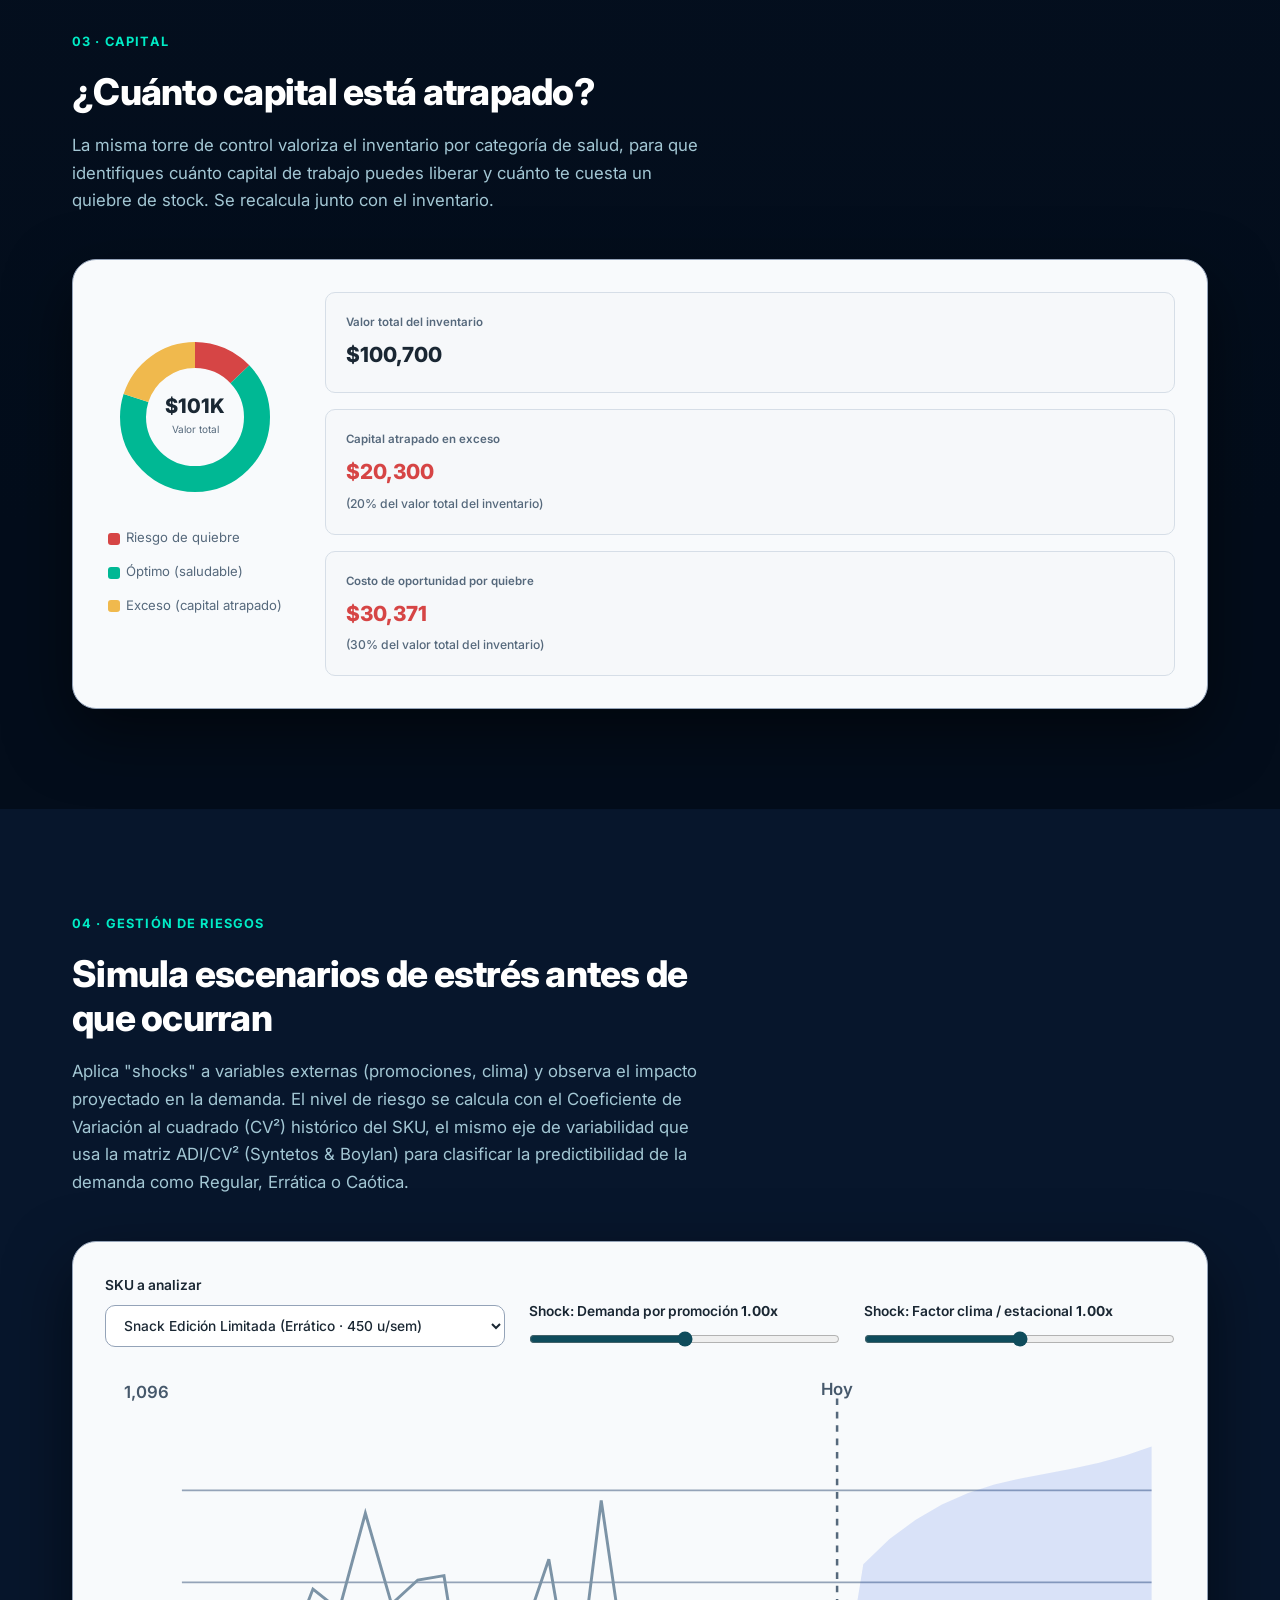
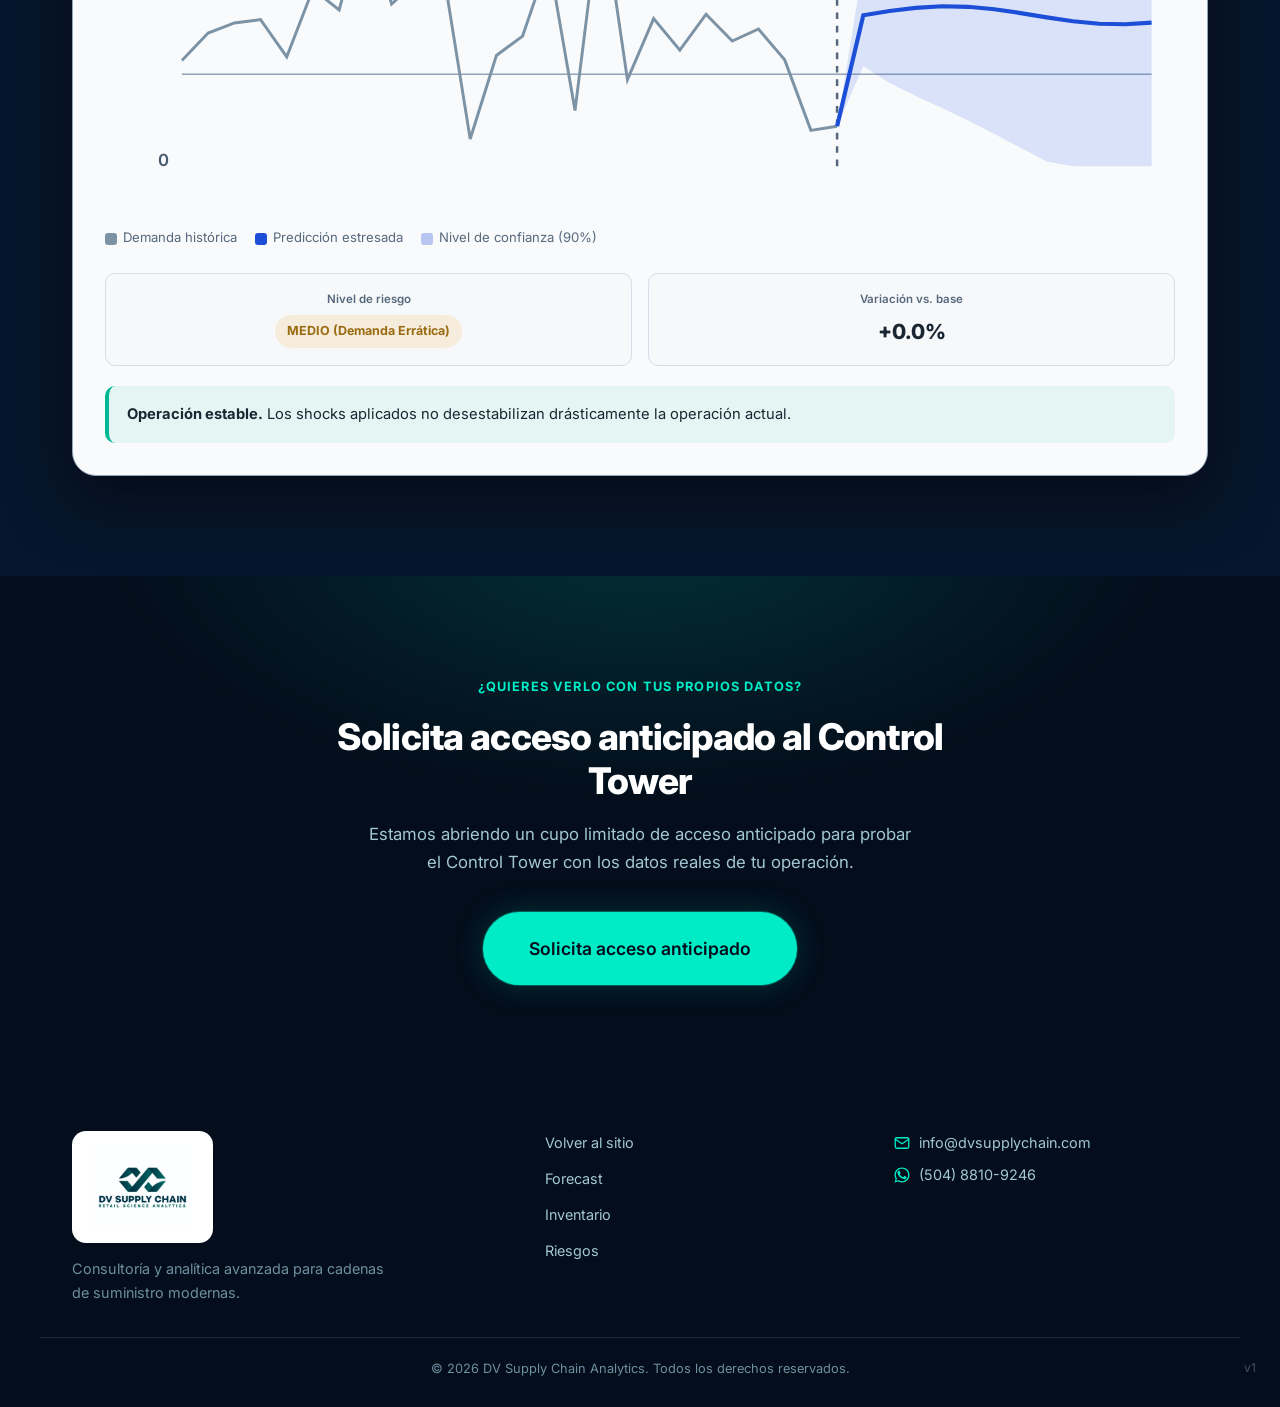
<file: Landing Page/mvp/index.html>
<!DOCTYPE html>
<html lang="es">
<head>
<meta charset="UTF-8">
<meta name="viewport" content="width=device-width, initial-scale=1.0">
<title>Supply Chain Control Tower | Demo MVP — DV Supply Chain Analytics</title>
<meta name="description" content="Demo interactiva del Supply Chain Control Tower: forecast con IA, gestión de inventarios, capital de trabajo y gestión de riesgos en un solo panel.">
<meta name="theme-color" content="#0B2545">
<link rel="icon" type="image/png" href="../favicon.png">

<link rel="preconnect" href="https://fonts.googleapis.com">
<link rel="preconnect" href="https://fonts.gstatic.com" crossorigin>
<link href="https://fonts.googleapis.com/css2?family=Inter:wght@400;500;600;700;800&display=swap" rel="stylesheet">

<link rel="stylesheet" href="styles.css">
</head>
<body>

<a class="skip-link" href="#main">Saltar al contenido principal</a>

<!-- ============ NAVBAR ============ -->
<header class="navbar" id="navbar">
  <div class="container navbar__inner">
    <a href="../index.html" class="navbar__logo" aria-label="DV Supply Chain Analytics, volver al sitio">
      <img src="../Logo.png" alt="DV Supply Chain Analytics" class="navbar__logo-img" width="300" height="250">
    </a>

    <nav class="navbar__nav" id="primaryNav" aria-label="Navegación principal">
      <a href="#forecast" class="navbar__link">Forecast</a>
      <a href="#inventario" class="navbar__link">Inventario</a>
      <a href="#capital" class="navbar__link">Capital</a>
      <a href="#riesgos" class="navbar__link">Riesgos</a>
      <a href="../index.html" class="navbar__link">← Volver al sitio</a>
      <a href="#contacto" class="btn btn--primary btn--sm js-open-modal">Solicita acceso anticipado</a>
    </nav>

    <button class="navbar__toggle" id="navToggle" aria-controls="primaryNav" aria-expanded="false" aria-label="Abrir menú de navegación">
      <span></span><span></span><span></span>
    </button>
  </div>
</header>

<main id="main">

  <!-- ============ HERO ============ -->
  <section class="mvp-hero" id="hero" aria-labelledby="hero-title">
    <div class="container mvp-hero__inner">
      <span class="mvp-pill reveal">MVP en desarrollo &middot; Acceso anticipado</span>
      <p class="eyebrow reveal">Supply Chain Control Tower</p>
      <h1 id="hero-title" class="mvp-hero__title reveal">
        Forecast, Inventario, Capital y Riesgo — en un solo panel.
      </h1>
      <p class="mvp-hero__subtitle reveal">
        Esta es una demo interactiva de nuestro Control Tower: mueve los controles de cada sección
        y observa cómo cambian las proyecciones, las alertas y las recomendaciones en tiempo real.
        Los datos son simulados; la lógica (forecast con bandas de confianza, stock de seguridad,
        punto de reorden, EOQ y coeficiente de variación de riesgo) es la misma que aplicamos con datos reales.
      </p>
      <div class="mvp-hero__actions reveal">
        <a href="#forecast" class="btn btn--primary btn--lg">Explorar la demo</a>
        <a href="#contacto" class="btn btn--ghost btn--lg js-open-modal">Solicita acceso anticipado</a>
      </div>
    </div>
  </section>

  <!-- ============ 1. FORECAST ============ -->
  <section class="mvp-section" id="forecast" aria-labelledby="forecast-title">
    <div class="container">
      <p class="eyebrow reveal">01 &middot; Forecast</p>
      <h2 id="forecast-title" class="section__title reveal">Proyecta la demanda semanal con bandas de confianza</h2>
      <p class="section__lead reveal">
        Selecciona un SKU y un horizonte de predicción. El modelo combina tendencia, estacionalidad
        y variabilidad histórica para generar una proyección con intervalo de confianza del 90%.
      </p>

      <div class="mvp-panel reveal">
        <div class="mvp-controls">
          <label class="mvp-control">
            <span>SKU a analizar</span>
            <select id="forecastSkuSelect"></select>
          </label>
          <div class="mvp-control">
            <span>Horizonte de predicción</span>
            <div class="mvp-btn-group">
              <button type="button" class="mvp-horizon-btn" data-horizon="4">4 semanas</button>
              <button type="button" class="mvp-horizon-btn is-active" data-horizon="12">12 semanas</button>
              <button type="button" class="mvp-horizon-btn" data-horizon="24">24 semanas</button>
            </div>
          </div>
        </div>

        <div class="mvp-chart" id="forecastChart"></div>

        <div class="mvp-legend">
          <span><i class="mvp-legend-swatch mvp-legend-swatch--hist"></i>Demanda histórica</span>
          <span><i class="mvp-legend-swatch mvp-legend-swatch--forecast"></i>Forecast IA</span>
          <span><i class="mvp-legend-swatch mvp-legend-swatch--band"></i>Nivel de confianza (90%)</span>
        </div>

        <div class="mvp-kpi-row">
          <div class="mvp-kpi"><span class="mvp-kpi__label">Volumen proyectado</span><span class="mvp-kpi__value" id="forecastKpiVolume">—</span></div>
          <div class="mvp-kpi"><span class="mvp-kpi__label">Impacto neto</span><span class="mvp-kpi__value" id="forecastKpiImpact">—</span></div>
          <div class="mvp-kpi"><span class="mvp-kpi__label">Crecimiento</span><span class="mvp-kpi__value" id="forecastKpiGrowth">—</span></div>
          <div class="mvp-kpi"><span class="mvp-kpi__label">Confianza</span><span class="mvp-kpi__value" id="forecastKpiConfidence">—</span></div>
        </div>

        <div class="mvp-callout" id="forecastRecommendation"></div>
      </div>
    </div>
  </section>

  <!-- ============ 2. INVENTARIO ============ -->
  <section class="mvp-section mvp-section--alt" id="inventario" aria-labelledby="inventory-title">
    <div class="container">
      <p class="eyebrow reveal">02 &middot; Inventario</p>
      <h2 id="inventory-title" class="section__title reveal">Torre de control de inventarios por SKU</h2>
      <p class="section__lead reveal">
        Stock de seguridad, punto de reorden y lote económico (EOQ), calculados a partir del forecast
        y el lead time de cada proveedor. Ajusta el lead time y observa cómo cambia el semáforo de salud.
      </p>

      <div class="mvp-panel reveal">
        <div class="mvp-controls">
          <label class="mvp-control mvp-control--slider">
            <span>Ajuste de lead time de proveedor: <strong id="leadTimeValue">100%</strong></span>
            <input type="range" id="leadTimeSlider" min="0.7" max="1.3" step="0.05" value="1.0">
          </label>
        </div>

        <div class="mvp-table-wrap">
          <table class="mvp-table">
            <thead>
              <tr>
                <th>SKU</th>
                <th>Demanda prom.</th>
                <th>Stock actual</th>
                <th>Días de cobertura</th>
                <th>Punto de reorden</th>
                <th>EOQ sugerido</th>
                <th>Nivel de stock</th>
                <th>Estado</th>
                <th>Acción</th>
              </tr>
            </thead>
            <tbody id="inventoryTableBody"></tbody>
          </table>
        </div>

        <div class="mvp-insights" id="inventoryInsights"></div>
      </div>
    </div>
  </section>

  <!-- ============ 3. CAPITAL ============ -->
  <section class="mvp-section" id="capital" aria-labelledby="capital-title">
    <div class="container">
      <p class="eyebrow reveal">03 &middot; Capital</p>
      <h2 id="capital-title" class="section__title reveal">¿Cuánto capital está atrapado?</h2>
      <p class="section__lead reveal">
        La misma torre de control valoriza el inventario por categoría de salud, para que
        identifiques cuánto capital de trabajo puedes liberar y cuánto te cuesta un quiebre de stock.
        Se recalcula junto con el inventario.
      </p>

      <div class="mvp-panel mvp-panel--split reveal">
        <div class="mvp-donut-wrap">
          <div class="mvp-donut" id="capitalDonut"></div>
          <div class="mvp-legend mvp-legend--vertical">
            <span><i class="mvp-legend-swatch" style="background:#D64545"></i>Riesgo de quiebre</span>
            <span><i class="mvp-legend-swatch" style="background:#00B894"></i>Óptimo (saludable)</span>
            <span><i class="mvp-legend-swatch" style="background:#F0B94D"></i>Exceso (capital atrapado)</span>
          </div>
        </div>
        <div class="mvp-kpi-col">
          <div class="mvp-kpi mvp-kpi--lg"><span class="mvp-kpi__label">Valor total del inventario</span><span class="mvp-kpi__value" id="capitalTotal">—</span></div>
          <div class="mvp-kpi mvp-kpi--lg"><span class="mvp-kpi__label">Capital atrapado en exceso</span><span class="mvp-kpi__value mvp-kpi__value--warning" id="capitalFrozen">—</span><span class="mvp-kpi__note" id="capitalFrozenPct"></span></div>
          <div class="mvp-kpi mvp-kpi--lg"><span class="mvp-kpi__label">Costo de oportunidad por quiebre</span><span class="mvp-kpi__value mvp-kpi__value--warning" id="capitalOpportunityCost">—</span><span class="mvp-kpi__note" id="capitalOpportunityCostPct"></span></div>
        </div>
      </div>
    </div>
  </section>

  <!-- ============ 4. GESTIÓN DE RIESGOS ============ -->
  <section class="mvp-section mvp-section--alt" id="riesgos" aria-labelledby="risk-title">
    <div class="container">
      <p class="eyebrow reveal">04 &middot; Gestión de Riesgos</p>
      <h2 id="risk-title" class="section__title reveal">Simula escenarios de estrés antes de que ocurran</h2>
      <p class="section__lead reveal">
        Aplica "shocks" a variables externas (promociones, clima) y observa el impacto proyectado
        en la demanda. El nivel de riesgo se calcula con el Coeficiente de Variación al cuadrado (CV²)
        histórico del SKU, el mismo eje de variabilidad que usa la matriz ADI/CV² (Syntetos &amp; Boylan)
        para clasificar la predictibilidad de la demanda como Regular, Errática o Caótica.
      </p>

      <div class="mvp-panel reveal">
        <div class="mvp-controls">
          <label class="mvp-control">
            <span>SKU a analizar</span>
            <select id="riskSkuSelect"></select>
          </label>
          <label class="mvp-control mvp-control--slider">
            <span>Shock: Demanda por promoción <strong id="riskShockPromoValue">1.00x</strong></span>
            <input type="range" id="riskShockPromo" min="0.5" max="1.5" step="0.05" value="1.0">
          </label>
          <label class="mvp-control mvp-control--slider">
            <span>Shock: Factor clima / estacional <strong id="riskShockClimaValue">1.00x</strong></span>
            <input type="range" id="riskShockClima" min="0.5" max="1.5" step="0.05" value="1.0">
          </label>
        </div>

        <div class="mvp-chart" id="riskChart"></div>

        <div class="mvp-legend">
          <span><i class="mvp-legend-swatch mvp-legend-swatch--hist"></i>Demanda histórica</span>
          <span><i class="mvp-legend-swatch mvp-legend-swatch--forecast"></i>Predicción estresada</span>
          <span><i class="mvp-legend-swatch mvp-legend-swatch--band"></i>Nivel de confianza (90%)</span>
        </div>

        <div class="mvp-kpi-row">
          <div class="mvp-kpi"><span class="mvp-kpi__label">Nivel de riesgo</span><span class="mvp-badge" id="riskBadge">—</span></div>
          <div class="mvp-kpi"><span class="mvp-kpi__label">Variación vs. base</span><span class="mvp-kpi__value" id="riskVariation">—</span></div>
        </div>

        <div class="mvp-callout" id="riskMitigation"></div>
      </div>
    </div>
  </section>

  <!-- ============ CTA FINAL ============ -->
  <section class="cta-final" id="contacto" aria-labelledby="cta-title">
    <div class="container cta-final__inner">
      <p class="eyebrow eyebrow--light reveal">¿Quieres verlo con tus propios datos?</p>
      <h2 id="cta-title" class="section__title section__title--light reveal">Solicita acceso anticipado al Control Tower</h2>
      <p class="section__lead section__lead--light reveal">
        Estamos abriendo un cupo limitado de acceso anticipado para probar el Control Tower
        con los datos reales de tu operación.
      </p>
      <button type="button" class="btn btn--accent btn--xl js-open-modal reveal">Solicita acceso anticipado</button>
    </div>
  </section>

</main>

<!-- ============ FOOTER ============ -->
<footer class="footer">
  <div class="container footer__inner">
    <div class="footer__brand">
      <span class="footer__logo-badge">
        <img src="../Logo.png" alt="DV Supply Chain Analytics" class="footer__logo-img" width="300" height="250">
      </span>
      <p class="footer__text">Consultoría y analítica avanzada para cadenas de suministro modernas.</p>
    </div>
    <nav class="footer__links" aria-label="Enlaces del sitio">
      <a href="../index.html">Volver al sitio</a>
      <a href="#forecast">Forecast</a>
      <a href="#inventario">Inventario</a>
      <a href="#riesgos">Riesgos</a>
    </nav>
    <div class="footer__contact">
      <p><svg class="icon" width="18" height="18" viewBox="0 0 24 24" fill="none" stroke="currentColor" stroke-width="1.75" stroke-linecap="round" stroke-linejoin="round"><rect x="3" y="5" width="18" height="14" rx="2"></rect><path d="M3 7l9 6 9-6"></path></svg>info@dvsupplychain.com</p>
      <p><svg class="icon" width="18" height="18" viewBox="0 0 24 24" fill="currentColor" stroke="none"><path d="M17.472 14.382c-.297-.149-1.758-.867-2.03-.967-.273-.099-.471-.148-.67.15-.197.297-.767.966-.94 1.164-.173.199-.347.223-.644.075-.297-.15-1.255-.463-2.39-1.475-.883-.788-1.48-1.761-1.653-2.059-.173-.297-.018-.458.13-.606.134-.133.298-.347.446-.52.149-.174.198-.298.298-.497.099-.198.05-.371-.025-.52-.075-.149-.669-1.612-.916-2.207-.242-.579-.487-.5-.669-.51-.173-.008-.371-.01-.57-.01-.198 0-.52.074-.792.372-.272.297-1.04 1.016-1.04 2.479 0 1.462 1.065 2.875 1.213 3.074.149.198 2.096 3.2 5.077 4.487.709.306 1.262.489 1.694.625.712.227 1.36.195 1.871.118.571-.085 1.758-.719 2.006-1.413.248-.694.248-1.289.173-1.413-.074-.124-.272-.198-.57-.347z"></path><path d="M12 2C6.477 2 2 6.477 2 12c0 1.9.529 3.68 1.447 5.194L2.055 22l4.94-1.362A9.953 9.953 0 0012 22c5.523 0 10-4.477 10-10S17.523 2 12 2zm0 18.2a8.17 8.17 0 01-4.166-1.14l-.299-.177-3.13.863.85-3.05-.194-.313A8.174 8.174 0 013.8 12c0-4.529 3.671-8.2 8.2-8.2s8.2 3.671 8.2 8.2-3.671 8.2-8.2 8.2z"></path></svg>(504) 8810-9246</p>
    </div>
  </div>
  <p class="footer__copy">
    © <span id="year"></span> DV Supply Chain Analytics. Todos los derechos reservados.
    <span class="footer__version" aria-hidden="true">v1</span>
  </p>
</footer>

<!-- ============ MODAL: ACCESO ANTICIPADO ============ -->
<div class="modal-overlay" id="modalOverlay" hidden>
  <div class="modal" role="dialog" aria-modal="true" aria-labelledby="modalTitle" id="accessModal">
    <button type="button" class="modal__close" id="modalClose" aria-label="Cerrar formulario">✕</button>

    <div class="modal__body" id="modalBody">
      <p class="eyebrow">Acceso anticipado</p>
      <h2 id="modalTitle">Prueba el Control Tower con tus datos</h2>
      <p class="modal__lead">Dejamos tu lugar en la lista de acceso anticipado. Te contactaremos en menos de 24 horas hábiles.</p>

      <form class="form" id="accessForm" novalidate>
        <!-- Access key de Web3Forms asociada a info@dvsupplychain.com: sin esto el envío falla -->
        <input type="hidden" name="access_key" value="1470c3c8-0e4e-499c-894e-cdb3ccf8baed">
        <input type="hidden" name="subject" value="Nueva solicitud de acceso anticipado — MVP Control Tower">
        <input type="checkbox" name="botcheck" class="form__honeypot" style="display:none" tabindex="-1" autocomplete="off">

        <div class="form__group">
          <label for="accessEmail">Email corporativo</label>
          <input type="email" id="accessEmail" name="email" autocomplete="email" required>
          <span class="form__error" id="accessEmailError" role="alert"></span>
        </div>
        <div class="form__group">
          <label for="accessCompany">Empresa <span class="form__optional">(opcional)</span></label>
          <input type="text" id="accessCompany" name="company" autocomplete="organization">
        </div>
        <div class="form__group">
          <label for="accessInterest">¿Qué te gustaría ver primero? <span class="form__optional">(opcional)</span></label>
          <select id="accessInterest" name="interest">
            <option value="forecast">Forecast</option>
            <option value="inventario">Inventario</option>
            <option value="capital">Capital</option>
            <option value="riesgos">Gestión de Riesgos</option>
          </select>
        </div>
        <button type="submit" class="btn btn--primary btn--block btn--lg">Solicitar acceso</button>
      </form>
    </div>

    <div class="form__success" id="formSuccess" hidden>
      <div class="form__success-icon">✓</div>
      <h3>¡Listo! Ya estás en la lista.</h3>
      <p>Gracias por tu interés. Te contactaremos dentro de las próximas 24 horas hábiles con los siguientes pasos.</p>
      <button type="button" class="btn btn--ghost" id="successClose">Cerrar</button>
    </div>
  </div>
</div>

<script src="script.js"></script>
</body>
</html>
</file>
<file: Landing Page/styles.css>
/* =========================================================================
   DV SUPPLY CHAIN ANALYTICS — LANDING PAGE (VARIANTE B)
   Estilo: dark mode premium, acentos turquesa neón, dashboard estilo Power BI
   ========================================================================= */

/* ---------- 1. RESET ---------- */
*, *::before, *::after { box-sizing: border-box; margin: 0; padding: 0; }
html { scroll-behavior: smooth; }
img, svg { max-width: 100%; display: block; }
a { text-decoration: none; color: inherit; }
ul, ol { list-style: none; }
button { font: inherit; cursor: pointer; background: none; border: none; }
input, textarea { font: inherit; }

/* ---------- 2. DESIGN TOKENS (Dark Mode Premium) ---------- */
:root {
  /* Fondo azul noche */
  --bg-night-1: #030D1B;
  --bg-night-2: #07162C;

  /* Paneles oscuros (tarjetas, navbar, modal) */
  --panel-navy: #0E2038;
  --panel-navy-light: #142B47;
  --border-dark: rgba(163, 199, 212, 0.16);

  /* Texto */
  --text-light-pure: #FFFFFF;
  --text-muted-cyan: #A3C7D4;
  --text-dim: #6E8FA0;

  /* Acento eléctrico */
  --neon-turquoise: #00ECC6;
  --neon-turquoise-600: #00C9AA;

  /* Panel claro (solo para el mock de dashboard tipo Power BI) */
  --panel-light: #F8FAFC;
  --panel-light-border: #D6DEE7;
  --panel-light-border-strong: #94A3B8;
  --panel-ink: #1A2733;
  --panel-ink-muted: #56697C;

  /* Tipografía */
  --font-sans: 'Inter', system-ui, -apple-system, 'Segoe UI', Roboto, Helvetica, Arial, sans-serif;

  /* Radios y sombras */
  --radius-sm: 10px;
  --radius-md: 16px;
  --radius-lg: 24px;
  --shadow-sm: 0 2px 10px rgba(0, 0, 0, 0.3);
  --shadow-md: 0 12px 32px rgba(0, 0, 0, 0.38);
  --shadow-lg: 0 24px 64px rgba(0, 0, 0, 0.5);
  --shadow-glow: 0 0 0 1px rgba(0, 236, 198, 0.3), 0 0 32px rgba(0, 236, 198, 0.18);

  /* Espaciado de secciones */
  --section-pad: 128px;
  --transition: 0.25s cubic-bezier(.4,0,.2,1);
}

/* ---------- 3. BASE ---------- */
body {
  font-family: var(--font-sans);
  color: var(--text-muted-cyan);
  line-height: 1.65;
  background: linear-gradient(180deg, var(--bg-night-2) 0%, var(--bg-night-1) 60%);
  -webkit-font-smoothing: antialiased;
}

h1, h2, h3 { font-weight: 800; line-height: 1.2; letter-spacing: -0.02em; color: var(--text-light-pure); }
h3 { font-weight: 700; letter-spacing: -0.01em; }

.container {
  width: 100%;
  max-width: 1200px;
  margin: 0 auto;
  padding: 0 32px;
}

/* Utilidad accesible: oculta visualmente, disponible para lectores de pantalla */
.skip-link {
  position: absolute;
  left: -999px;
  top: 0;
  background: var(--neon-turquoise);
  color: var(--bg-night-1);
  font-weight: 700;
  padding: 12px 20px;
  border-radius: 0 0 8px 0;
  z-index: 1000;
}
.skip-link:focus {
  left: 0;
}

/* Foco visible consistente para navegación por teclado */
a:focus-visible,
button:focus-visible,
input:focus-visible,
textarea:focus-visible {
  outline: 3px solid var(--neon-turquoise);
  outline-offset: 3px;
  border-radius: 4px;
}

.icon-sprite { position: absolute; width: 0; height: 0; overflow: hidden; }
.icon { flex-shrink: 0; }

.text-accent { color: var(--neon-turquoise); }

/* ---------- 4. TIPOGRAFÍA DE SECCIÓN ---------- */
.eyebrow {
  display: inline-block;
  font-size: 0.8rem;
  font-weight: 700;
  letter-spacing: 0.09em;
  text-transform: uppercase;
  color: var(--neon-turquoise);
  margin-bottom: 18px;
}
.eyebrow--light { color: var(--neon-turquoise); }

.section__title {
  font-size: clamp(1.75rem, 3.2vw, 2.5rem);
  max-width: 680px;
  margin-bottom: 18px;
}
.section__title--light { color: var(--text-light-pure); }

.section__lead {
  font-size: 1.1rem;
  color: var(--text-muted-cyan);
  max-width: 620px;
  margin-bottom: 64px;
}
.section__lead--light { color: var(--text-muted-cyan); }

.section__note {
  font-size: 0.85rem;
  color: var(--text-dim);
  font-style: italic;
  margin-top: -6px;
  margin-bottom: 44px;
}

/* ---------- 5. ANIMACIÓN DE APARICIÓN (scroll reveal) ---------- */
.reveal {
  opacity: 0;
  transform: translateY(28px);
  transition: opacity 0.7s ease, transform 0.7s ease;
}
.reveal.is-visible { opacity: 1; transform: translateY(0); }

@media (prefers-reduced-motion: reduce) {
  html { scroll-behavior: auto; }
  .reveal, .chart-bar, .chart-line, .floating-badge, .dot { transition: none !important; animation: none !important; opacity: 1 !important; transform: none !important; }
}

/* ---------- 6. BOTONES ---------- */
.btn {
  display: inline-flex;
  align-items: center;
  justify-content: center;
  gap: 10px;
  padding: 15px 30px;
  border-radius: 999px;
  font-weight: 600;
  font-size: 0.95rem;
  border: 2px solid transparent;
  transition: transform var(--transition), box-shadow var(--transition), background var(--transition), color var(--transition), border-color var(--transition);
  white-space: nowrap;
}
.btn--primary {
  background: var(--text-light-pure);
  color: var(--bg-night-1);
  box-shadow: var(--shadow-sm);
}
.btn--primary:hover { background: var(--neon-turquoise); color: var(--bg-night-1); transform: translateY(-2px); box-shadow: var(--shadow-glow); }

.btn--accent {
  background: var(--neon-turquoise);
  color: var(--bg-night-1);
  box-shadow: var(--shadow-glow);
}
.btn--accent:hover { background: var(--neon-turquoise-600); transform: translateY(-3px); box-shadow: 0 0 0 1px rgba(0,236,198,0.4), 0 16px 40px rgba(0, 236, 198, 0.26); }

.btn--ghost {
  background: transparent;
  color: var(--text-light-pure);
  border-color: var(--border-dark);
}
.btn--ghost:hover { border-color: var(--neon-turquoise); color: var(--neon-turquoise); transform: translateY(-2px); }

.btn--sm { padding: 10px 20px; font-size: 0.85rem; }
.btn--lg { padding: 17px 34px; font-size: 1rem; }
.btn--xl { padding: 20px 44px; font-size: 1.1rem; }
.btn--block { width: 100%; }

/* ---------- 7. NAVBAR ---------- */
.navbar {
  position: fixed;
  inset: 0 0 auto 0;
  z-index: 200;
  background: transparent;
  transition: background var(--transition), box-shadow var(--transition), padding var(--transition);
  padding: 16px 0;
}
.navbar.is-scrolled {
  background: rgba(3, 13, 27, 0.8);
  backdrop-filter: blur(10px);
  box-shadow: var(--shadow-sm);
  padding: 10px 0;
  border-bottom: 1px solid var(--border-dark);
}
.navbar__inner {
  display: flex;
  align-items: center;
  justify-content: space-between;
  min-height: 84px;
}

.navbar__logo {
  display: flex;
  align-items: center;
}
.navbar__logo-img {
  height: 76px;
  width: auto;
  display: block;
  transition: height var(--transition);
}
.navbar.is-scrolled .navbar__logo-img { height: 58px; }

.navbar__nav {
  display: flex;
  align-items: center;
  gap: 26px;
}
.navbar__link {
  font-weight: 500;
  font-size: 0.94rem;
  color: var(--text-muted-cyan);
  transition: color var(--transition);
}
.navbar__link:hover { color: var(--neon-turquoise); }

.navbar__toggle {
  display: none;
  flex-direction: column;
  justify-content: center;
  gap: 5px;
  width: 42px;
  height: 42px;
}
.navbar__toggle span {
  width: 100%;
  height: 2px;
  background: var(--text-light-pure);
  transition: transform var(--transition), opacity var(--transition);
}
.navbar__toggle[aria-expanded="true"] span:nth-child(1) { transform: translateY(7px) rotate(45deg); }
.navbar__toggle[aria-expanded="true"] span:nth-child(2) { opacity: 0; }
.navbar__toggle[aria-expanded="true"] span:nth-child(3) { transform: translateY(-7px) rotate(-45deg); }

/* ---------- 8. HERO ---------- */
.hero {
  padding: 188px 0 110px;
  background:
    radial-gradient(1100px 500px at 85% -10%, rgba(0, 236, 198, 0.14), transparent 60%),
    linear-gradient(180deg, var(--bg-night-2) 0%, var(--bg-night-1) 100%);
  overflow: hidden;
}
.hero__inner {
  display: grid;
  grid-template-columns: 1.05fr 0.95fr;
  gap: 64px;
  align-items: center;
}

.hero__title {
  font-size: clamp(2.1rem, 4vw, 3.4rem);
  margin-bottom: 22px;
}
.hero__subtitle {
  font-size: 1.15rem;
  color: var(--text-muted-cyan);
  max-width: 560px;
  margin-bottom: 36px;
}
.hero__actions { display: flex; gap: 16px; flex-wrap: wrap; margin-bottom: 28px; }
.hero__audience { font-size: 0.88rem; color: var(--text-dim); }
.hero__audience strong { color: var(--text-light-pure); font-weight: 600; }

/* --- Ilustración del Hero: dashboard mock estilo Power BI / Looker Studio --- */
.hero__visual { position: relative; }

.dashboard-mock {
  background: var(--panel-light);
  border-radius: var(--radius-lg);
  box-shadow: var(--shadow-lg), 0 0 0 1px rgba(15, 23, 42, 0.08);
  border: 1.5px solid var(--panel-light-border-strong);
  padding: 20px 22px 18px;
  color: var(--panel-ink);
  animation: floatY 6s ease-in-out infinite;
}

.dashboard-mock__topbar {
  display: flex;
  align-items: flex-start;
  justify-content: space-between;
  gap: 12px;
  flex-wrap: wrap;
  margin-bottom: 18px;
  padding-bottom: 14px;
  border-bottom: 1.5px solid var(--panel-light-border-strong);
}
.dashboard-mock__filters { display: flex; flex-direction: column; gap: 3px; }
.dashboard-mock__filters strong { font-size: 0.86rem; font-weight: 700; color: var(--panel-ink); }
.dashboard-mock__filters span { font-size: 0.68rem; color: var(--panel-ink-muted); }
.dashboard-mock__cta {
  flex-shrink: 0;
  background: #FFFFFF;
  border: 1.5px solid var(--panel-light-border-strong);
  border-radius: 8px;
  padding: 7px 16px;
  font-size: 0.74rem;
  font-weight: 600;
  color: var(--panel-ink);
}

.dashboard-kpis {
  display: grid;
  grid-template-columns: repeat(3, 1fr);
  gap: 10px;
  margin-bottom: 18px;
}
.dashboard-kpi {
  background: #FFFFFF;
  border: 1.5px solid var(--panel-light-border-strong);
  border-radius: 12px;
  padding: 12px 12px 13px;
}
.dashboard-kpi__label {
  display: block;
  font-size: 0.62rem;
  font-weight: 700;
  text-transform: uppercase;
  letter-spacing: 0.03em;
  color: var(--panel-ink-muted);
  margin-bottom: 6px;
}
.dashboard-kpi__value {
  display: flex;
  align-items: baseline;
  gap: 6px;
  font-size: 1.28rem;
  font-weight: 800;
  color: var(--panel-ink);
}
.dashboard-kpi__trend { font-size: 0.85rem; }
.dashboard-kpi__trend--down { color: #DC2626; font-weight: 800; }
.dashboard-kpi__bar-track {
  height: 7px;
  background: var(--panel-light-border);
  border-radius: 4px;
  margin-top: 9px;
  overflow: hidden;
}
.dashboard-kpi__bar-fill { height: 100%; border-radius: 4px; background: #15A15A; box-shadow: 0 0 6px rgba(21,161,90,0.45); }
.dashboard-kpi__bar-fill--blue { background: #1D4ED8; box-shadow: 0 0 6px rgba(29,78,216,0.45); }
.dashboard-kpi__goal {
  display: block;
  font-size: 0.62rem;
  color: var(--panel-ink-muted);
  margin-top: 6px;
}

.dashboard-mock__chart { width: 100%; height: auto; overflow: visible; margin-bottom: 14px; }
.chart-grid { stroke: var(--panel-light-border-strong); stroke-width: 1; }
.chart-axis-label { font-size: 6.5px; fill: #46586B; font-weight: 600; font-family: var(--font-sans); }
.chart-bar {
  fill: #2F6FED;
  stroke: #1D4ED8;
  stroke-width: 0.6;
  opacity: 0.95;
  transform-box: fill-box;
  transform-origin: bottom;
  animation: growBar 1s cubic-bezier(.4,0,.2,1) both;
}
.chart-line {
  fill: none;
  stroke: #0F1F45;
  stroke-width: 2.5;
  stroke-linecap: round;
  stroke-linejoin: round;
  stroke-dasharray: 500;
  stroke-dashoffset: 500;
  filter: drop-shadow(0 1px 1px rgba(15,31,69,0.35));
  animation: drawLine 2.2s 0.4s cubic-bezier(.4,0,.2,1) forwards;
}

.dashboard-table { width: 100%; border-collapse: collapse; }
.dashboard-table th {
  text-align: left;
  font-size: 0.62rem;
  font-weight: 700;
  text-transform: uppercase;
  letter-spacing: 0.03em;
  color: var(--panel-ink-muted);
  padding: 6px 6px;
  border-bottom: 1.5px solid var(--panel-light-border-strong);
}
.dashboard-table td {
  font-size: 0.72rem;
  font-weight: 600;
  color: var(--panel-ink);
  padding: 7px 6px;
  border-bottom: 1px solid var(--panel-light-border);
}
.dashboard-table tr:last-child td { border-bottom: none; }
.sparkline { width: 46px; height: 16px; overflow: visible; }
.sparkline polyline { fill: none; stroke: #1D4ED8; stroke-width: 1.8; stroke-linecap: round; stroke-linejoin: round; }

@keyframes growBar { from { transform: scaleY(0); opacity: 0; } to { transform: scaleY(1); opacity: 0.85; } }
@keyframes drawLine { to { stroke-dashoffset: 0; } }
@keyframes floatY { 0%, 100% { transform: translateY(0); } 50% { transform: translateY(-10px); } }
@keyframes floatBadge { 0%, 100% { transform: translateY(0); } 50% { transform: translateY(-8px); } }

.floating-badge {
  position: absolute;
  display: flex;
  align-items: center;
  gap: 8px;
  background: var(--panel-navy);
  border-radius: 999px;
  padding: 10px 16px;
  font-size: 0.8rem;
  font-weight: 600;
  color: var(--text-light-pure);
  box-shadow: var(--shadow-md);
  border: 1px solid var(--border-dark);
  animation: floatBadge 5s ease-in-out infinite;
}
.floating-badge .icon { color: var(--neon-turquoise); }
.floating-badge--1 { top: -18px; right: 12px; animation-delay: 0.2s; }
.floating-badge--2 { bottom: 46px; left: -28px; animation-delay: 1s; }
.floating-badge--3 { bottom: -20px; right: 30px; animation-delay: 1.8s; }

/* ---------- 9. FRANJA DE ESTADÍSTICAS ---------- */
.stats {
  background: linear-gradient(120deg, var(--bg-night-1) 0%, var(--panel-navy) 100%);
  padding: 56px 0;
  border-top: 1px solid var(--border-dark);
  border-bottom: 1px solid var(--border-dark);
}
.stats__grid {
  display: grid;
  grid-template-columns: repeat(4, 1fr);
  gap: 24px;
  text-align: center;
}
.stat { display: flex; flex-direction: column; gap: 8px; }
.stat__value { font-size: clamp(1.8rem, 3vw, 2.4rem); font-weight: 800; color: var(--neon-turquoise); }
.stat__label { font-size: 0.86rem; color: var(--text-muted-cyan); font-weight: 500; }

/* ---------- 10. SERVICIOS ("Qué hacemos") ---------- */
.services { padding: var(--section-pad) 0; }

.cards-grid {
  display: grid;
  grid-template-columns: repeat(auto-fit, minmax(min(260px, 100%), 1fr));
  gap: 24px;
}

.card {
  background: var(--panel-navy);
  border: 1px solid var(--border-dark);
  border-radius: var(--radius-md);
  padding: 34px 28px;
  transition: transform var(--transition), box-shadow var(--transition), border-color var(--transition);
}
.card:hover {
  transform: translateY(-6px);
  box-shadow: var(--shadow-glow);
  border-color: transparent;
}
.card__icon {
  display: flex;
  align-items: center;
  justify-content: center;
  width: 56px;
  height: 56px;
  border-radius: 14px;
  background: var(--panel-navy-light);
  color: var(--neon-turquoise);
  margin-bottom: 22px;
  transition: transform var(--transition);
}
.card:hover .card__icon { transform: scale(1.08) rotate(-4deg); }
.card h3 { font-size: 1.08rem; margin-bottom: 10px; }
.card p { color: var(--text-muted-cyan); font-size: 0.95rem; }

/* ---------- 11. PROCESO ("Cómo lo hacemos") — timeline ---------- */
.process { padding: var(--section-pad) 0; background: var(--bg-night-2); }

.timeline {
  display: flex;
  align-items: stretch;
  gap: 8px;
}
.timeline__step {
  flex: 1;
  background: var(--panel-navy);
  border: 1px solid var(--border-dark);
  border-radius: var(--radius-md);
  padding: 30px 22px;
  transition: transform var(--transition), box-shadow var(--transition);
}
.timeline__step:hover { transform: translateY(-6px); box-shadow: var(--shadow-md); }
.timeline__number {
  display: inline-flex;
  align-items: center;
  justify-content: center;
  width: 42px;
  height: 42px;
  border-radius: 50%;
  background: var(--panel-navy-light);
  color: var(--neon-turquoise);
  font-weight: 800;
  font-size: 0.85rem;
  margin-bottom: 20px;
}
.timeline__step h3 { font-size: 1rem; margin-bottom: 8px; }
.timeline__step p { font-size: 0.88rem; color: var(--text-muted-cyan); }
.timeline__connector {
  display: flex;
  align-items: center;
  justify-content: center;
  color: var(--text-dim);
  transform: rotate(-90deg);
  flex-shrink: 0;
}

/* ---------- 11b. SUPPLY CHAIN CONTROL TOWER (infografía) ---------- */
.control-tower { padding: var(--section-pad) 0; }
.control-tower__intro { max-width: 680px; }
.control-tower__cta { margin-top: 8px; }

.control-tower__figure {
  display: flex;
  justify-content: center;
  margin-top: 56px;
}
.control-tower__img {
  width: 100%;
  max-width: 640px;
  height: auto;
  border-radius: var(--radius-lg);
  box-shadow: var(--shadow-glow), var(--shadow-lg);
  border: 1px solid var(--border-dark);
}

/* ---------- 13. ACTÚA AHORA (CTA final) ---------- */
.cta-final {
  padding: var(--section-pad) 0 90px;
  background: radial-gradient(900px 460px at 50% -10%, rgba(0,236,198,0.16), transparent 60%), var(--bg-night-1);
  text-align: center;
}
.cta-final__inner { display: flex; flex-direction: column; align-items: center; }
.cta-final .section__title { max-width: 620px; }
.cta-final .section__lead { max-width: 560px; margin-bottom: 44px; }

.checklist-band {
  display: flex;
  flex-wrap: wrap;
  justify-content: center;
  gap: 14px;
  margin-top: 56px;
  padding-top: 40px;
  border-top: 1px solid var(--border-dark);
  width: 100%;
}
.checklist-band li {
  display: flex;
  align-items: center;
  gap: 8px;
  font-size: 0.88rem;
  font-weight: 600;
  color: var(--text-light-pure);
  background: var(--panel-navy-light);
  border: 1px solid var(--border-dark);
  border-radius: 999px;
  padding: 9px 18px;
}
.checklist-band .icon { color: var(--neon-turquoise); }

/* ---------- 14. FOOTER ---------- */
.footer { background: var(--bg-night-1); color: var(--text-muted-cyan); padding: 64px 0 92px; }
.footer__inner {
  display: grid;
  grid-template-columns: 1.4fr 1fr 1fr;
  gap: 32px;
  padding-bottom: 36px;
  border-bottom: 1px solid var(--border-dark);
}
.footer__brand { display: flex; flex-direction: column; align-items: flex-start; gap: 14px; }
.footer__logo-badge {
  display: inline-flex;
  background: var(--text-light-pure);
  border-radius: 14px;
  padding: 14px 20px;
}
.footer__logo-img { height: 84px; width: auto; display: block; }
.footer__text { font-size: 0.9rem; color: var(--text-dim); max-width: 320px; }

.footer__links { display: flex; flex-direction: column; gap: 12px; font-size: 0.9rem; }
.footer__links a:hover { color: var(--neon-turquoise); }

.footer__contact { font-size: 0.9rem; display: flex; flex-direction: column; gap: 8px; }
.footer__contact p { display: flex; align-items: center; gap: 8px; }
.footer__contact .icon { flex-shrink: 0; color: var(--neon-turquoise); }

.footer__copy {
  position: relative;
  text-align: center;
  font-size: 0.8rem;
  color: var(--text-dim);
  margin-top: 24px;
  padding: 0 56px;
}
.footer__version {
  position: absolute;
  right: 24px;
  top: 0;
  font-size: 0.75rem;
  color: var(--text-dim);
  opacity: 0.55;
}

/* ---------- 15. MODAL: AGENDAR REUNIÓN ---------- */
.modal-overlay {
  position: fixed;
  inset: 0;
  background: rgba(3, 13, 27, 0.72);
  backdrop-filter: blur(4px);
  display: flex;
  align-items: center;
  justify-content: center;
  padding: 24px;
  z-index: 500;
  opacity: 0;
  transition: opacity var(--transition);
}
.modal-overlay.is-open { opacity: 1; }
.modal-overlay[hidden] { display: none; }

.modal {
  position: relative;
  background: var(--panel-navy);
  border-radius: var(--radius-lg);
  box-shadow: var(--shadow-glow), var(--shadow-lg);
  border: 1px solid var(--border-dark);
  width: 100%;
  max-width: 560px;
  max-height: 90vh;
  overflow-y: auto;
  padding: 44px 40px 40px;
  transform: translateY(16px) scale(0.98);
  transition: transform var(--transition);
}
.modal-overlay.is-open .modal { transform: translateY(0) scale(1); }

.modal__close {
  position: absolute;
  top: 18px;
  right: 18px;
  width: 36px;
  height: 36px;
  display: flex;
  align-items: center;
  justify-content: center;
  border-radius: 50%;
  color: var(--text-muted-cyan);
  transition: background var(--transition), color var(--transition);
}
.modal__close:hover { background: var(--panel-navy-light); color: var(--neon-turquoise); }

.modal__body h2 { font-size: 1.5rem; margin-bottom: 10px; }
.modal__lead { color: var(--text-muted-cyan); font-size: 0.95rem; margin-bottom: 28px; }

/* ---------- 16. FORMULARIO ---------- */
.form__row { display: grid; grid-template-columns: 1fr 1fr; gap: 16px; }
.form__group { margin-bottom: 18px; display: flex; flex-direction: column; }
.form__group label { font-size: 0.84rem; font-weight: 600; color: var(--text-light-pure); margin-bottom: 6px; }
.form__optional { font-weight: 400; color: var(--text-dim); }
.form__group input, .form__group textarea {
  font-size: 0.95rem;
  padding: 12px 14px;
  background: var(--panel-navy-light);
  border: 1.5px solid var(--border-dark);
  border-radius: 10px;
  color: var(--text-light-pure);
  transition: border-color var(--transition);
  resize: vertical;
}
.form__group input::placeholder, .form__group textarea::placeholder { color: var(--text-dim); }
.form__group input:focus, .form__group textarea:focus { outline: none; border-color: var(--neon-turquoise); }
.form__group.has-error input, .form__group.has-error textarea { border-color: #FF6B6B; }
.form__error { font-size: 0.78rem; color: #FF6B6B; min-height: 16px; margin-top: 4px; }

.form__success { text-align: center; padding: 20px 6px 6px; }
.form__success-icon {
  width: 60px; height: 60px; margin: 0 auto 20px;
  border-radius: 50%;
  background: rgba(0,236,198,0.12);
  color: var(--neon-turquoise);
  display: flex; align-items: center; justify-content: center;
}
.form__success h3 { margin-bottom: 10px; }
.form__success p { color: var(--text-muted-cyan); margin-bottom: 24px; }

/* ---------- 17. BOTÓN VOLVER ARRIBA ---------- */
.back-to-top {
  position: fixed;
  right: 28px;
  bottom: 28px;
  width: 48px;
  height: 48px;
  border-radius: 50%;
  background: var(--panel-navy);
  color: var(--neon-turquoise);
  border: 1px solid var(--border-dark);
  display: flex;
  align-items: center;
  justify-content: center;
  box-shadow: var(--shadow-md);
  z-index: 150;
  opacity: 0;
  transform: translateY(12px);
  transition: opacity var(--transition), transform var(--transition), background var(--transition), color var(--transition);
}
.back-to-top.is-visible { opacity: 1; transform: translateY(0); }
.back-to-top:hover { background: var(--neon-turquoise); color: var(--bg-night-1); }
.back-to-top[hidden] { display: none; }

/* =========================================================================
   18. RESPONSIVE
   ========================================================================= */
@media (max-width: 1024px) {
  .hero__inner { grid-template-columns: 1fr; }
  .hero__visual { max-width: 480px; margin: 0 auto; }
  .timeline { flex-direction: column; }
  .timeline__connector { transform: rotate(0deg); padding: 4px 0; }
}

@media (max-width: 1080px) {
  .navbar__nav { gap: 18px; }
  .navbar__link { font-size: 0.88rem; }
}

@media (max-width: 860px) {
  .stats__grid { grid-template-columns: repeat(2, 1fr); gap: 32px; }
  .footer__inner { grid-template-columns: 1fr; }
}

@media (max-width: 768px) {
  :root { --section-pad: 88px; }

  .navbar__nav {
    position: absolute;
    top: 100%;
    left: 16px;
    right: 16px;
    background: var(--panel-navy);
    border-radius: var(--radius-md);
    flex-direction: column;
    align-items: stretch;
    gap: 4px;
    padding: 12px;
    box-shadow: var(--shadow-lg);
    border: 1px solid var(--border-dark);
    transform: translateY(-8px);
    opacity: 0;
    pointer-events: none;
    transition: transform var(--transition), opacity var(--transition);
  }
  .navbar__nav.is-open { transform: translateY(0); opacity: 1; pointer-events: auto; }
  .navbar__link { padding: 12px 10px; border-radius: 8px; }
  .navbar__link:hover { background: var(--panel-navy-light); }
  .navbar__nav .btn { margin-top: 8px; justify-content: center; }
  .navbar__toggle { display: flex; }

  .hero { padding: 160px 0 80px; }
  .hero__actions { flex-direction: column; align-items: stretch; }
  .hero__actions .btn { justify-content: center; }

  /* .btn usa white-space:nowrap para desktop; en móvil los textos largos
     ("Agenda una reunión estratégica") desbordaban el ancho de pantalla. */
  .btn { white-space: normal; text-align: center; line-height: 1.3; }

  .floating-badge { display: none; }

  .section__lead { margin-bottom: 44px; }
  .section__note { margin-top: -4px; margin-bottom: 30px; }

  .form__row { grid-template-columns: 1fr; }
  .modal { padding: 36px 22px 28px; }

  .stats__grid { grid-template-columns: 1fr; gap: 28px; }

  .dashboard-table th:nth-child(3), .dashboard-table td:nth-child(3) { display: none; }
}

@media (max-width: 480px) {
  .container { padding: 0 20px; }

  .dashboard-mock { padding: 16px 16px 14px; }
  .dashboard-kpis { grid-template-columns: repeat(2, 1fr); gap: 8px; }

  .btn--lg { padding: 15px 24px; font-size: 0.92rem; }
  .btn--xl { padding: 16px 26px; font-size: 1rem; }

  .checklist-band { gap: 10px; }
  .checklist-band li { font-size: 0.82rem; padding: 8px 14px; }

  .modal { padding: 30px 18px 24px; }

  .footer__logo-img { height: 64px; }
}
</file>
<file: Landing Page/a/styles.css>
/* =========================================================================
   DV SUPPLY CHAIN ANALYTICS — LANDING PAGE
   Estilo: moderno, minimalista, premium, corporativo (McKinsey/Deloitte/Stripe)
   ========================================================================= */

/* ---------- 1. RESET ---------- */
*, *::before, *::after { box-sizing: border-box; margin: 0; padding: 0; }
html { scroll-behavior: smooth; }
img, svg { max-width: 100%; display: block; }
a { text-decoration: none; color: inherit; }
ul, ol { list-style: none; }
button { font: inherit; cursor: pointer; background: none; border: none; }
input, textarea { font: inherit; }

/* ---------- 2. DESIGN TOKENS ---------- */
:root {
  /* Paleta */
  --navy-900: #0B2545;      /* azul oscuro — texto y fondos fuertes */
  --navy-800: #12315C;
  --petrol-700: #0F4C5C;    /* azul petróleo — color de marca principal */
  --petrol-600: #14647A;
  --green-500: #00B894;     /* verde — acento de conversión */
  --green-600: #00A382;
  --white: #FFFFFF;
  --gray-050: #F6F8FA;      /* gris claro — fondos alternos */
  --gray-100: #EEF2F5;
  --gray-300: #D7DEE5;
  --gray-500: #7A8B99;
  --gray-700: #4B5C6B;
  --ink: #16222E;           /* texto principal */

  /* Tipografía */
  --font-sans: 'Inter', system-ui, -apple-system, 'Segoe UI', Roboto, Helvetica, Arial, sans-serif;

  /* Radios y sombras */
  --radius-sm: 10px;
  --radius-md: 16px;
  --radius-lg: 24px;
  --shadow-sm: 0 2px 10px rgba(11, 37, 69, 0.06);
  --shadow-md: 0 12px 32px rgba(11, 37, 69, 0.10);
  --shadow-lg: 0 24px 64px rgba(11, 37, 69, 0.16);

  /* Espaciado de secciones */
  --section-pad: 128px;
  --transition: 0.25s cubic-bezier(.4,0,.2,1);
}

/* ---------- 3. BASE ---------- */
body {
  font-family: var(--font-sans);
  color: var(--ink);
  line-height: 1.65;
  background: var(--white);
  -webkit-font-smoothing: antialiased;
}

h1, h2, h3 { font-weight: 800; line-height: 1.2; letter-spacing: -0.02em; color: var(--navy-900); }
h3 { font-weight: 700; letter-spacing: -0.01em; }

.container {
  width: 100%;
  max-width: 1200px;
  margin: 0 auto;
  padding: 0 32px;
}

/* Utilidad accesible: oculta visualmente, disponible para lectores de pantalla */
.skip-link {
  position: absolute;
  left: -999px;
  top: 0;
  background: var(--green-500);
  color: var(--navy-900);
  font-weight: 700;
  padding: 12px 20px;
  border-radius: 0 0 8px 0;
  z-index: 1000;
}
.skip-link:focus {
  left: 0;
}

/* Foco visible consistente para navegación por teclado */
a:focus-visible,
button:focus-visible,
input:focus-visible,
textarea:focus-visible {
  outline: 3px solid var(--green-500);
  outline-offset: 3px;
  border-radius: 4px;
}

.icon-sprite { position: absolute; width: 0; height: 0; overflow: hidden; }
.icon { flex-shrink: 0; }

.text-accent { color: var(--green-500); }

/* ---------- 4. TIPOGRAFÍA DE SECCIÓN ---------- */
.eyebrow {
  display: inline-block;
  font-size: 0.8rem;
  font-weight: 700;
  letter-spacing: 0.09em;
  text-transform: uppercase;
  color: var(--petrol-700);
  margin-bottom: 18px;
}
.eyebrow--light { color: var(--green-500); }

.section__title {
  font-size: clamp(1.75rem, 3.2vw, 2.5rem);
  max-width: 680px;
  margin-bottom: 18px;
}
.section__title--light { color: var(--white); }

.section__lead {
  font-size: 1.1rem;
  color: var(--gray-700);
  max-width: 620px;
  margin-bottom: 64px;
}
.section__lead--light { color: rgba(255,255,255,0.82); }

.section__note {
  font-size: 0.85rem;
  color: var(--gray-500);
  font-style: italic;
  margin-top: -6px;
  margin-bottom: 44px;
}

/* ---------- 5. ANIMACIÓN DE APARICIÓN (scroll reveal) ---------- */
.reveal {
  opacity: 0;
  transform: translateY(28px);
  transition: opacity 0.7s ease, transform 0.7s ease;
}
.reveal.is-visible { opacity: 1; transform: translateY(0); }

@media (prefers-reduced-motion: reduce) {
  html { scroll-behavior: auto; }
  .reveal, .chart-bar, .chart-line, .floating-badge, .dot { transition: none !important; animation: none !important; opacity: 1 !important; transform: none !important; }
}

/* ---------- 6. BOTONES ---------- */
.btn {
  display: inline-flex;
  align-items: center;
  justify-content: center;
  gap: 10px;
  padding: 15px 30px;
  border-radius: 999px;
  font-weight: 600;
  font-size: 0.95rem;
  border: 2px solid transparent;
  transition: transform var(--transition), box-shadow var(--transition), background var(--transition), color var(--transition), border-color var(--transition);
  white-space: nowrap;
}
.btn--primary {
  background: var(--petrol-700);
  color: var(--white);
  box-shadow: var(--shadow-sm);
}
.btn--primary:hover { background: var(--navy-900); transform: translateY(-2px); box-shadow: var(--shadow-md); }

.btn--accent {
  background: var(--green-500);
  color: var(--navy-900);
  box-shadow: 0 12px 32px rgba(0, 184, 148, 0.28);
}
.btn--accent:hover { background: var(--green-600); transform: translateY(-3px); box-shadow: 0 16px 40px rgba(0, 184, 148, 0.36); }

.btn--ghost {
  background: transparent;
  color: var(--navy-900);
  border-color: var(--gray-300);
}
.btn--ghost:hover { border-color: var(--petrol-700); color: var(--petrol-700); transform: translateY(-2px); }

.btn--sm { padding: 10px 20px; font-size: 0.85rem; }
.btn--lg { padding: 17px 34px; font-size: 1rem; }
.btn--xl { padding: 20px 44px; font-size: 1.1rem; }
.btn--block { width: 100%; }

/* ---------- 7. NAVBAR ---------- */
.navbar {
  position: fixed;
  inset: 0 0 auto 0;
  z-index: 200;
  background: transparent;
  transition: background var(--transition), box-shadow var(--transition), padding var(--transition);
  padding: 12px 0;
}
.navbar.is-scrolled {
  background: rgba(255, 255, 255, 0.92);
  backdrop-filter: blur(12px);
  box-shadow: var(--shadow-sm);
  padding: 6px 0;
}
.navbar__inner {
  display: flex;
  align-items: center;
  justify-content: space-between;
  height: 64px;
}

.navbar__logo {
  display: flex;
  align-items: center;
}
.navbar__logo-img {
  height: 46px;
  width: auto;
  display: block;
  transition: height var(--transition);
}
.navbar.is-scrolled .navbar__logo-img { height: 38px; }

.navbar__nav {
  display: flex;
  align-items: center;
  gap: 26px;
}
.navbar__link {
  font-weight: 500;
  font-size: 0.94rem;
  color: var(--gray-700);
  transition: color var(--transition);
}
.navbar__link:hover { color: var(--petrol-700); }

.navbar__toggle {
  display: none;
  flex-direction: column;
  justify-content: center;
  gap: 5px;
  width: 42px;
  height: 42px;
}
.navbar__toggle span {
  width: 100%;
  height: 2px;
  background: var(--navy-900);
  transition: transform var(--transition), opacity var(--transition);
}
.navbar__toggle[aria-expanded="true"] span:nth-child(1) { transform: translateY(7px) rotate(45deg); }
.navbar__toggle[aria-expanded="true"] span:nth-child(2) { opacity: 0; }
.navbar__toggle[aria-expanded="true"] span:nth-child(3) { transform: translateY(-7px) rotate(-45deg); }

/* ---------- 8. HERO ---------- */
.hero {
  padding: 176px 0 110px;
  background:
    radial-gradient(1100px 500px at 85% -10%, rgba(0, 184, 148, 0.10), transparent 60%),
    linear-gradient(180deg, var(--gray-050) 0%, var(--white) 100%);
  overflow: hidden;
}
.hero__inner {
  display: grid;
  grid-template-columns: 1.05fr 0.95fr;
  gap: 64px;
  align-items: center;
}

.hero__title {
  font-size: clamp(2.1rem, 4vw, 3.4rem);
  margin-bottom: 22px;
}
.hero__subtitle {
  font-size: 1.15rem;
  color: var(--gray-700);
  max-width: 560px;
  margin-bottom: 36px;
}
.hero__actions { display: flex; gap: 16px; flex-wrap: wrap; margin-bottom: 28px; }
.hero__audience { font-size: 0.88rem; color: var(--gray-500); }
.hero__audience strong { color: var(--navy-900); font-weight: 600; }

/* --- Ilustración del Hero: dashboard mock SVG/CSS --- */
.hero__visual { position: relative; }

.dashboard-mock {
  background: var(--white);
  border-radius: var(--radius-lg);
  box-shadow: var(--shadow-lg);
  border: 1px solid var(--gray-100);
  padding: 22px 22px 26px;
  animation: floatY 6s ease-in-out infinite;
}

.dashboard-mock__header {
  display: flex;
  align-items: center;
  gap: 7px;
  margin-bottom: 20px;
}
.dot { width: 9px; height: 9px; border-radius: 50%; }
.dot--r { background: #E86A5C; }
.dot--y { background: #F0B94D; }
.dot--g { background: var(--green-500); }
.dashboard-mock__title {
  margin-left: 10px;
  font-size: 0.78rem;
  font-weight: 600;
  color: var(--gray-500);
}

.dashboard-mock__kpis {
  display: grid;
  grid-template-columns: repeat(3, 1fr);
  gap: 12px;
  margin-bottom: 22px;
}
.kpi {
  background: var(--gray-050);
  border-radius: var(--radius-sm);
  padding: 14px 10px;
  text-align: center;
}
.kpi__value {
  display: block;
  font-size: 1.4rem;
  font-weight: 800;
  color: var(--petrol-700);
}
.kpi__label {
  display: block;
  font-size: 0.68rem;
  color: var(--gray-500);
  margin-top: 4px;
  font-weight: 600;
}

.dashboard-mock__chart { width: 100%; height: auto; overflow: visible; }
.chart-grid { stroke: var(--gray-100); stroke-width: 1; }
.chart-bar {
  fill: var(--petrol-700);
  opacity: 0.16;
  transform-box: fill-box;
  transform-origin: bottom;
  animation: growBar 1s cubic-bezier(.4,0,.2,1) both;
}
.chart-bar:last-child, .chart-bar:nth-child(9) { fill: var(--green-500); opacity: 0.9; }
.chart-line {
  fill: none;
  stroke: var(--green-500);
  stroke-width: 2.5;
  stroke-linecap: round;
  stroke-linejoin: round;
  stroke-dasharray: 500;
  stroke-dashoffset: 500;
  animation: drawLine 2.2s 0.4s cubic-bezier(.4,0,.2,1) forwards;
}

@keyframes growBar { from { transform: scaleY(0); opacity: 0; } to { transform: scaleY(1); opacity: 0.9; } }
@keyframes drawLine { to { stroke-dashoffset: 0; } }
@keyframes floatY { 0%, 100% { transform: translateY(0); } 50% { transform: translateY(-10px); } }
@keyframes floatBadge { 0%, 100% { transform: translateY(0); } 50% { transform: translateY(-8px); } }

.floating-badge {
  position: absolute;
  display: flex;
  align-items: center;
  gap: 8px;
  background: var(--white);
  border-radius: 999px;
  padding: 10px 16px;
  font-size: 0.8rem;
  font-weight: 600;
  color: var(--navy-900);
  box-shadow: var(--shadow-md);
  border: 1px solid var(--gray-100);
  animation: floatBadge 5s ease-in-out infinite;
}
.floating-badge .icon { color: var(--green-500); }
.floating-badge--1 { top: -18px; right: 12px; animation-delay: 0.2s; }
.floating-badge--2 { bottom: 46px; left: -28px; animation-delay: 1s; }
.floating-badge--3 { bottom: -20px; right: 30px; animation-delay: 1.8s; }

/* ---------- 9. FRANJA DE ESTADÍSTICAS ---------- */
.stats {
  background: linear-gradient(120deg, var(--navy-900) 0%, var(--petrol-700) 100%);
  padding: 56px 0;
}
.stats__grid {
  display: grid;
  grid-template-columns: repeat(4, 1fr);
  gap: 24px;
  text-align: center;
}
.stat { display: flex; flex-direction: column; gap: 8px; }
.stat__value { font-size: clamp(1.8rem, 3vw, 2.4rem); font-weight: 800; color: var(--white); }
.stat__label { font-size: 0.86rem; color: rgba(255,255,255,0.72); font-weight: 500; }

/* ---------- 10. SERVICIOS ("Qué hacemos") ---------- */
.services { padding: var(--section-pad) 0; }

.cards-grid {
  display: grid;
  grid-template-columns: repeat(auto-fit, minmax(260px, 1fr));
  gap: 24px;
}

.card {
  background: var(--white);
  border: 1px solid var(--gray-100);
  border-radius: var(--radius-md);
  padding: 34px 28px;
  transition: transform var(--transition), box-shadow var(--transition), border-color var(--transition);
}
.card:hover {
  transform: translateY(-6px);
  box-shadow: var(--shadow-lg);
  border-color: transparent;
}
.card__icon {
  display: flex;
  align-items: center;
  justify-content: center;
  width: 56px;
  height: 56px;
  border-radius: 14px;
  background: linear-gradient(135deg, var(--petrol-700), var(--navy-900));
  color: var(--white);
  margin-bottom: 22px;
  transition: transform var(--transition);
}
.card:hover .card__icon { transform: scale(1.08) rotate(-4deg); }
.card h3 { font-size: 1.08rem; margin-bottom: 10px; }
.card p { color: var(--gray-700); font-size: 0.95rem; }

/* ---------- 11. PROCESO ("Cómo lo hacemos") — timeline ---------- */
.process { padding: var(--section-pad) 0; background: var(--gray-050); }

.timeline {
  display: flex;
  align-items: stretch;
  gap: 8px;
}
.timeline__step {
  flex: 1;
  background: var(--white);
  border: 1px solid var(--gray-100);
  border-radius: var(--radius-md);
  padding: 30px 22px;
  transition: transform var(--transition), box-shadow var(--transition);
}
.timeline__step:hover { transform: translateY(-6px); box-shadow: var(--shadow-md); }
.timeline__number {
  display: inline-flex;
  align-items: center;
  justify-content: center;
  width: 42px;
  height: 42px;
  border-radius: 50%;
  background: var(--navy-900);
  color: var(--green-500);
  font-weight: 800;
  font-size: 0.85rem;
  margin-bottom: 20px;
}
.timeline__step h3 { font-size: 1rem; margin-bottom: 8px; }
.timeline__step p { font-size: 0.88rem; color: var(--gray-700); }
.timeline__connector {
  display: flex;
  align-items: center;
  justify-content: center;
  color: var(--gray-300);
  transform: rotate(-90deg);
  flex-shrink: 0;
}

/* ---------- 11b. SUPPLY CHAIN CONTROL TOWER (infografía) ---------- */
.control-tower { padding: var(--section-pad) 0; }
.control-tower__intro { max-width: 680px; }
.control-tower__cta { margin-top: 8px; }

.control-tower__figure {
  display: flex;
  justify-content: center;
  margin-top: 56px;
}
.control-tower__img {
  width: 100%;
  max-width: 640px;
  height: auto;
  border-radius: var(--radius-lg);
  box-shadow: var(--shadow-lg);
  border: 1px solid var(--gray-100);
}

/* ---------- 12. TESTIMONIOS ---------- */
.testimonials { padding: var(--section-pad) 0; }

.testimonials-grid {
  display: grid;
  grid-template-columns: repeat(auto-fit, minmax(280px, 1fr));
  gap: 24px;
}
.testimonial {
  background: var(--gray-050);
  border-radius: var(--radius-md);
  padding: 36px 30px;
  display: flex;
  flex-direction: column;
  gap: 22px;
  border: 1px solid var(--gray-100);
  transition: transform var(--transition), box-shadow var(--transition);
}
.testimonial:hover { transform: translateY(-5px); box-shadow: var(--shadow-md); }
.testimonial__quote-mark { color: var(--green-500); opacity: 0.7; }
.testimonial p {
  color: var(--navy-900);
  font-size: 1.05rem;
  font-weight: 500;
  line-height: 1.55;
}
.testimonial footer { display: flex; flex-direction: column; gap: 2px; }
.testimonial__name { font-weight: 700; color: var(--navy-900); font-size: 0.95rem; }
.testimonial__role { font-size: 0.85rem; color: var(--gray-500); }

/* ---------- 13. ACTÚA AHORA (CTA final) ---------- */
.cta-final {
  padding: var(--section-pad) 0 90px;
  background: radial-gradient(900px 460px at 50% -10%, rgba(0,184,148,0.16), transparent 60%), var(--navy-900);
  text-align: center;
}
.cta-final__inner { display: flex; flex-direction: column; align-items: center; }
.cta-final .section__title { max-width: 620px; }
.cta-final .section__lead { max-width: 560px; margin-bottom: 44px; }

.checklist-band {
  display: flex;
  flex-wrap: wrap;
  justify-content: center;
  gap: 14px;
  margin-top: 56px;
  padding-top: 40px;
  border-top: 1px solid rgba(255,255,255,0.12);
  width: 100%;
}
.checklist-band li {
  display: flex;
  align-items: center;
  gap: 8px;
  font-size: 0.88rem;
  font-weight: 600;
  color: var(--white);
  background: rgba(255,255,255,0.06);
  border: 1px solid rgba(255,255,255,0.14);
  border-radius: 999px;
  padding: 9px 18px;
}
.checklist-band .icon { color: var(--green-500); }

/* ---------- 14. FOOTER ---------- */
.footer { background: var(--navy-900); color: var(--gray-300); padding: 64px 0 28px; }
.footer__inner {
  display: grid;
  grid-template-columns: 1.4fr 1fr 1fr;
  gap: 32px;
  padding-bottom: 36px;
  border-bottom: 1px solid rgba(255,255,255,0.1);
}
.footer__brand { display: flex; flex-direction: column; align-items: flex-start; gap: 14px; }
.footer__logo-badge {
  display: inline-flex;
  background: var(--white);
  border-radius: 12px;
  padding: 8px 14px;
}
.footer__logo-img { height: 40px; width: auto; display: block; }
.footer__text { font-size: 0.9rem; color: var(--gray-500); max-width: 320px; }

.footer__links { display: flex; flex-direction: column; gap: 12px; font-size: 0.9rem; }
.footer__links a:hover { color: var(--green-500); }

.footer__contact { font-size: 0.9rem; display: flex; flex-direction: column; gap: 8px; }
.footer__contact p { display: flex; align-items: center; gap: 8px; }
.footer__contact .icon { flex-shrink: 0; color: var(--green-500); }

.footer__copy { text-align: center; font-size: 0.8rem; color: var(--gray-500); margin-top: 24px; }

/* ---------- 15. MODAL: AGENDAR REUNIÓN ---------- */
.modal-overlay {
  position: fixed;
  inset: 0;
  background: rgba(11, 37, 69, 0.55);
  backdrop-filter: blur(4px);
  display: flex;
  align-items: center;
  justify-content: center;
  padding: 24px;
  z-index: 500;
  opacity: 0;
  transition: opacity var(--transition);
}
.modal-overlay.is-open { opacity: 1; }
.modal-overlay[hidden] { display: none; }

.modal {
  position: relative;
  background: var(--white);
  border-radius: var(--radius-lg);
  box-shadow: var(--shadow-lg);
  width: 100%;
  max-width: 560px;
  max-height: 90vh;
  overflow-y: auto;
  padding: 44px 40px 40px;
  transform: translateY(16px) scale(0.98);
  transition: transform var(--transition);
}
.modal-overlay.is-open .modal { transform: translateY(0) scale(1); }

.modal__close {
  position: absolute;
  top: 18px;
  right: 18px;
  width: 36px;
  height: 36px;
  display: flex;
  align-items: center;
  justify-content: center;
  border-radius: 50%;
  color: var(--gray-500);
  transition: background var(--transition), color var(--transition);
}
.modal__close:hover { background: var(--gray-100); color: var(--navy-900); }

.modal__body h2 { font-size: 1.5rem; margin-bottom: 10px; }
.modal__lead { color: var(--gray-700); font-size: 0.95rem; margin-bottom: 28px; }

/* ---------- 16. FORMULARIO ---------- */
.form__row { display: grid; grid-template-columns: 1fr 1fr; gap: 16px; }
.form__group { margin-bottom: 18px; display: flex; flex-direction: column; }
.form__group label { font-size: 0.84rem; font-weight: 600; color: var(--navy-900); margin-bottom: 6px; }
.form__optional { font-weight: 400; color: var(--gray-500); }
.form__group input, .form__group textarea {
  font-size: 0.95rem;
  padding: 12px 14px;
  border: 1.5px solid var(--gray-300);
  border-radius: 10px;
  color: var(--ink);
  transition: border-color var(--transition);
  resize: vertical;
}
.form__group input:focus, .form__group textarea:focus { outline: none; border-color: var(--petrol-700); }
.form__group.has-error input, .form__group.has-error textarea { border-color: #D64545; }
.form__error { font-size: 0.78rem; color: #D64545; min-height: 16px; margin-top: 4px; }

.form__success { text-align: center; padding: 20px 6px 6px; }
.form__success-icon {
  width: 60px; height: 60px; margin: 0 auto 20px;
  border-radius: 50%;
  background: rgba(0,184,148,0.12);
  color: var(--green-600);
  display: flex; align-items: center; justify-content: center;
}
.form__success h3 { margin-bottom: 10px; }
.form__success p { color: var(--gray-700); margin-bottom: 24px; }

/* ---------- 17. BOTÓN VOLVER ARRIBA ---------- */
.back-to-top {
  position: fixed;
  right: 28px;
  bottom: 28px;
  width: 48px;
  height: 48px;
  border-radius: 50%;
  background: var(--navy-900);
  color: var(--white);
  display: flex;
  align-items: center;
  justify-content: center;
  box-shadow: var(--shadow-md);
  z-index: 150;
  opacity: 0;
  transform: translateY(12px);
  transition: opacity var(--transition), transform var(--transition), background var(--transition);
}
.back-to-top.is-visible { opacity: 1; transform: translateY(0); }
.back-to-top:hover { background: var(--petrol-700); }
.back-to-top[hidden] { display: none; }

/* =========================================================================
   18. RESPONSIVE
   ========================================================================= */
@media (max-width: 1024px) {
  .hero__inner { grid-template-columns: 1fr; }
  .hero__visual { max-width: 480px; margin: 0 auto; }
  .timeline { flex-direction: column; }
  .timeline__connector { transform: rotate(0deg); padding: 4px 0; }
}

@media (max-width: 1080px) {
  .navbar__nav { gap: 18px; }
  .navbar__link { font-size: 0.88rem; }
}

@media (max-width: 860px) {
  .stats__grid { grid-template-columns: repeat(2, 1fr); gap: 32px; }
  .footer__inner { grid-template-columns: 1fr; }
}

@media (max-width: 768px) {
  :root { --section-pad: 88px; }

  .navbar__nav {
    position: absolute;
    top: 100%;
    left: 16px;
    right: 16px;
    background: var(--white);
    border-radius: var(--radius-md);
    flex-direction: column;
    align-items: stretch;
    gap: 4px;
    padding: 12px;
    box-shadow: var(--shadow-lg);
    border: 1px solid var(--gray-100);
    transform: translateY(-8px);
    opacity: 0;
    pointer-events: none;
    transition: transform var(--transition), opacity var(--transition);
  }
  .navbar__nav.is-open { transform: translateY(0); opacity: 1; pointer-events: auto; }
  .navbar__link { padding: 12px 10px; border-radius: 8px; }
  .navbar__link:hover { background: var(--gray-050); }
  .navbar__nav .btn { margin-top: 8px; justify-content: center; }
  .navbar__toggle { display: flex; }

  .hero { padding: 148px 0 80px; }
  .hero__actions { flex-direction: column; align-items: stretch; }
  .hero__actions .btn { justify-content: center; }

  .floating-badge { display: none; }

  .section__lead { margin-bottom: 44px; }
  .section__note { margin-top: -4px; margin-bottom: 30px; }

  .form__row { grid-template-columns: 1fr; }
  .modal { padding: 36px 22px 28px; }

  .stats__grid { grid-template-columns: 1fr; gap: 28px; }
}
</file>
<file: Landing Page/mvp/styles.css>
/* =========================================================================
   DV SUPPLY CHAIN ANALYTICS — MVP: SUPPLY CHAIN CONTROL TOWER (DEMO)
   Estilo alineado a la Variante B: dark mode premium + paneles claros
   tipo "Power BI" para gráficos, tablas y KPIs (mismo patrón que el
   dashboard del Hero de la Variante B).
   ========================================================================= */

/* ---------- 1. RESET ---------- */
*, *::before, *::after { box-sizing: border-box; margin: 0; padding: 0; }
html { scroll-behavior: smooth; }
img, svg { max-width: 100%; display: block; }
a { text-decoration: none; color: inherit; }
ul, ol { list-style: none; }
button { font: inherit; cursor: pointer; background: none; border: none; }
input, textarea, select { font: inherit; }

/* ---------- 2. DESIGN TOKENS ---------- */
:root {
  /* Chrome oscuro de página (idéntico a Variante B) */
  --bg-night-1: #030D1B;
  --bg-night-2: #07162C;
  --panel-navy: #0E2038;
  --panel-navy-light: #142B47;
  --border-dark: rgba(163, 199, 212, 0.16);
  --text-light-pure: #FFFFFF;
  --text-muted-cyan: #A3C7D4;
  --text-dim: #6E8FA0;
  --neon-turquoise: #00ECC6;
  --neon-turquoise-600: #00C9AA;

  /* Paneles claros tipo Power BI (contenido de gráficos, tablas, KPIs) */
  --panel-light: #F8FAFC;
  --panel-light-border: #D6DEE7;
  --panel-light-border-strong: #94A3B8;
  --panel-ink: #1A2733;
  --panel-ink-muted: #56697C;
  --white: #FFFFFF;
  --gray-050: #F6F8FA;
  --gray-100: #EEF2F5;
  --gray-300: #D7DEE5;
  --gray-500: #7A8B99;
  --gray-700: #4B5C6B;
  --navy-900: #0B2545;
  --petrol-700: #0F4C5C;
  --green-500: #00B894;
  --green-600: #00A382;
  --red-500: #D64545;
  --amber-500: #F0B94D;

  --font-sans: 'Inter', system-ui, -apple-system, 'Segoe UI', Roboto, Helvetica, Arial, sans-serif;

  --radius-sm: 10px;
  --radius-md: 16px;
  --radius-lg: 24px;
  --shadow-sm: 0 2px 10px rgba(0, 0, 0, 0.3);
  --shadow-md: 0 12px 32px rgba(0, 0, 0, 0.38);
  --shadow-lg: 0 24px 64px rgba(0, 0, 0, 0.5);
  --shadow-glow: 0 0 0 1px rgba(0, 236, 198, 0.3), 0 0 32px rgba(0, 236, 198, 0.18);

  --section-pad: 100px;
  --transition: 0.25s cubic-bezier(.4,0,.2,1);
}

/* ---------- 3. BASE ---------- */
body {
  font-family: var(--font-sans);
  color: var(--text-muted-cyan);
  line-height: 1.65;
  background: linear-gradient(180deg, var(--bg-night-2) 0%, var(--bg-night-1) 60%);
  -webkit-font-smoothing: antialiased;
}
h1, h2, h3 { font-weight: 800; line-height: 1.2; letter-spacing: -0.02em; color: var(--text-light-pure); }
h3 { font-weight: 700; letter-spacing: -0.01em; }

.container { width: 100%; max-width: 1200px; margin: 0 auto; padding: 0 32px; }

.skip-link { position: absolute; left: -999px; top: 0; background: var(--neon-turquoise); color: var(--bg-night-1); font-weight: 700; padding: 12px 20px; border-radius: 0 0 8px 0; z-index: 1000; }
.skip-link:focus { left: 0; }

a:focus-visible, button:focus-visible, input:focus-visible, textarea:focus-visible, select:focus-visible {
  outline: 3px solid var(--neon-turquoise); outline-offset: 3px; border-radius: 4px;
}

.text-accent { color: var(--neon-turquoise); }

.eyebrow { display: inline-block; font-size: 0.8rem; font-weight: 700; letter-spacing: 0.09em; text-transform: uppercase; color: var(--neon-turquoise); margin-bottom: 18px; }
.eyebrow--light { color: var(--neon-turquoise); }

.section__title { font-size: clamp(1.6rem, 3vw, 2.3rem); max-width: 680px; margin-bottom: 18px; }
.section__title--light { color: var(--text-light-pure); }

.section__lead { font-size: 1.05rem; color: var(--text-muted-cyan); max-width: 640px; margin-bottom: 44px; }
.section__lead--light { color: var(--text-muted-cyan); }

.reveal { opacity: 0; transform: translateY(24px); transition: opacity 0.6s ease, transform 0.6s ease; }
.reveal.is-visible { opacity: 1; transform: translateY(0); }
@media (prefers-reduced-motion: reduce) {
  html { scroll-behavior: auto; }
  .reveal { transition: none !important; opacity: 1 !important; transform: none !important; }
}

/* ---------- 4. BOTONES (idénticos a Variante B) ---------- */
.btn { display: inline-flex; align-items: center; justify-content: center; gap: 10px; padding: 15px 30px; border-radius: 999px; font-weight: 600; font-size: 0.95rem; border: 2px solid transparent; transition: transform var(--transition), box-shadow var(--transition), background var(--transition), color var(--transition), border-color var(--transition); white-space: nowrap; }
.btn--primary { background: var(--text-light-pure); color: var(--bg-night-1); box-shadow: var(--shadow-sm); }
.btn--primary:hover { background: var(--neon-turquoise); color: var(--bg-night-1); transform: translateY(-2px); box-shadow: var(--shadow-glow); }
.btn--accent { background: var(--neon-turquoise); color: var(--bg-night-1); box-shadow: var(--shadow-glow); }
.btn--accent:hover { background: var(--neon-turquoise-600); transform: translateY(-3px); }
.btn--ghost { background: transparent; color: var(--text-light-pure); border-color: var(--border-dark); }
.btn--ghost:hover { border-color: var(--neon-turquoise); color: var(--neon-turquoise); }
.btn--sm { padding: 10px 20px; font-size: 0.85rem; }
.btn--lg { padding: 17px 34px; font-size: 1rem; }
.btn--xl { padding: 20px 44px; font-size: 1.1rem; }
.btn--block { width: 100%; }

/* ---------- 5. NAVBAR (idéntico a Variante B) ---------- */
.navbar { position: fixed; inset: 0 0 auto 0; z-index: 200; background: transparent; transition: background var(--transition), box-shadow var(--transition), padding var(--transition); padding: 16px 0; }
.navbar.is-scrolled { background: rgba(3, 13, 27, 0.8); backdrop-filter: blur(10px); box-shadow: var(--shadow-sm); padding: 10px 0; border-bottom: 1px solid var(--border-dark); }
.navbar__inner { display: flex; align-items: center; justify-content: space-between; flex-wrap: wrap; gap: 12px; min-height: 84px; }
.navbar__logo { display: flex; align-items: center; }
.navbar__logo-img { height: 76px; width: auto; display: block; transition: height var(--transition); }
.navbar.is-scrolled .navbar__logo-img { height: 58px; }
.navbar__nav { display: flex; align-items: center; gap: 22px; flex-wrap: wrap; }
.navbar__link { font-weight: 500; font-size: 0.9rem; color: var(--text-muted-cyan); transition: color var(--transition); }
.navbar__link:hover { color: var(--neon-turquoise); }

.navbar__toggle { display: none; flex-direction: column; justify-content: center; gap: 5px; width: 42px; height: 42px; }
.navbar__toggle span { width: 100%; height: 2px; background: var(--text-light-pure); transition: transform var(--transition), opacity var(--transition); }
.navbar__toggle[aria-expanded="true"] span:nth-child(1) { transform: translateY(7px) rotate(45deg); }
.navbar__toggle[aria-expanded="true"] span:nth-child(2) { opacity: 0; }
.navbar__toggle[aria-expanded="true"] span:nth-child(3) { transform: translateY(-7px) rotate(-45deg); }

/* ---------- 6. HERO (MVP) ---------- */
.mvp-hero {
  padding: 190px 0 90px;
  background: radial-gradient(1000px 480px at 85% -10%, rgba(0, 236, 198, 0.14), transparent 60%), linear-gradient(180deg, var(--bg-night-2) 0%, var(--bg-night-1) 100%);
}
.mvp-hero__inner { max-width: 780px; }
.mvp-pill {
  display: inline-block; font-size: 0.78rem; font-weight: 700; color: var(--neon-turquoise);
  background: var(--panel-navy); border: 1px solid var(--border-dark); border-radius: 999px;
  padding: 7px 16px; margin-bottom: 20px; box-shadow: var(--shadow-sm);
}
.mvp-hero__title { font-size: clamp(1.9rem, 3.6vw, 2.9rem); margin-bottom: 20px; }
.mvp-hero__subtitle { font-size: 1.08rem; color: var(--text-muted-cyan); max-width: 640px; margin-bottom: 32px; }
.mvp-hero__actions { display: flex; gap: 16px; flex-wrap: wrap; }

/* ---------- 7. SECCIONES MVP ---------- */
.mvp-section { padding: var(--section-pad) 0; }
.mvp-section--alt { background: var(--bg-night-2); }

.mvp-panel {
  background: var(--panel-light);
  border: 1.5px solid var(--panel-light-border-strong);
  border-radius: var(--radius-lg);
  box-shadow: var(--shadow-lg), 0 0 0 1px rgba(15, 23, 42, 0.08);
  padding: 32px;
  color: var(--panel-ink);
}
.mvp-panel--split { display: grid; grid-template-columns: auto 1fr; gap: 40px; align-items: center; }

/* ---------- 8. CONTROLES ---------- */
.mvp-controls { display: flex; flex-wrap: wrap; gap: 24px; margin-bottom: 28px; align-items: flex-end; }
.mvp-control { display: flex; flex-direction: column; gap: 8px; font-size: 0.86rem; font-weight: 600; color: var(--panel-ink); }
.mvp-control--slider { flex: 1; min-width: 220px; }
.mvp-control select {
  padding: 11px 14px; border: 1.5px solid var(--panel-light-border-strong); border-radius: 10px; color: var(--panel-ink);
  background: var(--white); min-width: 220px; font-weight: 500;
}
.mvp-control select:focus { outline: none; border-color: var(--petrol-700); }
.mvp-control input[type="range"] { width: 100%; accent-color: var(--petrol-700); }

.mvp-btn-group { display: flex; gap: 8px; flex-wrap: wrap; }
.mvp-horizon-btn {
  padding: 10px 16px; border: 1.5px solid var(--panel-light-border-strong); border-radius: 999px; font-size: 0.85rem;
  font-weight: 600; color: var(--panel-ink-muted); transition: all var(--transition);
}
.mvp-horizon-btn:hover { border-color: var(--petrol-700); color: var(--petrol-700); }
.mvp-horizon-btn.is-active { background: var(--petrol-700); border-color: var(--petrol-700); color: var(--white); }

/* ---------- 9. GRÁFICOS SVG ---------- */
.mvp-chart { width: 100%; margin-bottom: 18px; }
.mvp-chart-grid { stroke: var(--panel-light-border-strong); stroke-width: 1; }
.mvp-chart-label { font-size: 10px; fill: #46586B; font-weight: 600; font-family: var(--font-sans); }
.mvp-chart-divider { stroke: var(--panel-ink-muted); stroke-width: 1.5; stroke-dasharray: 4 4; }
.mvp-chart-hist { fill: none; stroke: #7C93A6; stroke-width: 1.75; }
.mvp-chart-forecast { fill: none; stroke: #1D4ED8; stroke-width: 2.5; }
.mvp-chart-band { fill: rgba(29, 78, 216, 0.14); stroke: none; }

.mvp-legend { display: flex; flex-wrap: wrap; gap: 18px; font-size: 0.82rem; color: var(--panel-ink-muted); margin-bottom: 24px; }
.mvp-legend--vertical { flex-direction: column; gap: 12px; margin-top: 20px; }
.mvp-legend-swatch { display: inline-block; width: 12px; height: 12px; border-radius: 3px; margin-right: 6px; vertical-align: middle; }
.mvp-legend-swatch--hist { background: #7C93A6; }
.mvp-legend-swatch--forecast { background: #1D4ED8; }
.mvp-legend-swatch--band { background: rgba(29, 78, 216, 0.3); }

/* ---------- 10. KPIs ---------- */
.mvp-kpi-row { display: grid; grid-template-columns: repeat(auto-fit, minmax(140px, 1fr)); gap: 16px; margin-bottom: 20px; }
.mvp-kpi { background: var(--gray-050); border: 1px solid var(--panel-light-border); border-radius: var(--radius-sm); padding: 16px 14px; text-align: center; }
.mvp-kpi--lg { text-align: left; padding: 20px; }
.mvp-kpi__label { display: block; font-size: 0.72rem; font-weight: 600; color: var(--panel-ink-muted); margin-bottom: 6px; }
.mvp-kpi__value { display: block; font-size: 1.3rem; font-weight: 800; color: var(--panel-ink); }
.mvp-kpi__value--warning { color: var(--red-500); }
.mvp-kpi__note { display: block; font-size: 0.76rem; font-weight: 500; color: var(--panel-ink-muted); margin-top: 4px; }
.mvp-kpi-col { display: flex; flex-direction: column; gap: 16px; }

/* ---------- 11. CALLOUTS / INSIGHTS ---------- */
.mvp-callout { border-radius: var(--radius-sm); padding: 16px 18px; font-size: 0.92rem; border-left: 4px solid var(--panel-light-border-strong); background: var(--gray-050); color: var(--panel-ink); }
.mvp-callout--success { border-color: var(--green-500); background: rgba(0, 184, 148, 0.08); }
.mvp-callout--warning { border-color: var(--red-500); background: rgba(214, 69, 69, 0.08); }
.mvp-callout--info { border-color: var(--petrol-700); background: rgba(15, 76, 92, 0.06); }

.mvp-insights { display: grid; grid-template-columns: repeat(auto-fit, minmax(220px, 1fr)); gap: 14px; margin-top: 20px; }
.mvp-insight { border-radius: var(--radius-sm); padding: 14px 16px; font-size: 0.86rem; background: var(--gray-050); border-left: 4px solid var(--panel-light-border-strong); color: var(--panel-ink); }
.mvp-insight--success { border-color: var(--green-500); }
.mvp-insight--warning { border-color: var(--amber-500); }
.mvp-insight--info { border-color: var(--petrol-700); }

/* ---------- 12. TABLA DE INVENTARIO ---------- */
.mvp-table-wrap { overflow-x: auto; }
.mvp-table { width: 100%; border-collapse: collapse; min-width: 860px; }
.mvp-table td:last-child, .mvp-table th:last-child { white-space: nowrap; }
.mvp-table th {
  text-align: left; font-size: 0.72rem; font-weight: 700; text-transform: uppercase; letter-spacing: 0.03em;
  color: var(--panel-ink-muted); padding: 10px 12px; border-bottom: 2px solid var(--panel-light-border-strong);
}
.mvp-table td { font-size: 0.88rem; padding: 12px; border-bottom: 1px solid var(--panel-light-border); color: var(--panel-ink); }
.mvp-row--risk td:first-child { border-left: 3px solid var(--red-500); }
.mvp-row--excess td:first-child { border-left: 3px solid var(--amber-500); }
.mvp-row--ok td:first-child { border-left: 3px solid var(--green-500); }

.mvp-bar-track { width: 90px; height: 8px; background: var(--panel-light-border); border-radius: 4px; overflow: hidden; }
.mvp-bar-fill { height: 100%; border-radius: 4px; }
.mvp-bar-fill--risk { background: var(--red-500); }
.mvp-bar-fill--excess { background: var(--amber-500); }
.mvp-bar-fill--ok { background: var(--green-500); }

.mvp-badge { display: inline-block; font-size: 0.78rem; font-weight: 700; padding: 6px 12px; border-radius: 999px; }
.mvp-badge--risk { background: rgba(214, 69, 69, 0.12); color: var(--red-500); }
.mvp-badge--excess { background: rgba(240, 185, 77, 0.18); color: #9A6B10; }
.mvp-badge--ok { background: rgba(0, 184, 148, 0.12); color: var(--green-600); }

/* ---------- 13. DONUT DE CAPITAL ---------- */
.mvp-donut-wrap { display: flex; flex-direction: column; align-items: center; }
.mvp-donut { width: 180px; }
.mvp-donut-total { font-size: 20px; font-weight: 800; fill: var(--panel-ink); font-family: var(--font-sans); }
.mvp-donut-label { font-size: 10px; fill: var(--panel-ink-muted); font-family: var(--font-sans); }

/* ---------- 14. CTA FINAL (idéntico a Variante B) ---------- */
.cta-final { padding: var(--section-pad) 0 90px; background: radial-gradient(900px 460px at 50% -10%, rgba(0,236,198,0.16), transparent 60%), var(--bg-night-1); text-align: center; }
.cta-final__inner { display: flex; flex-direction: column; align-items: center; }
.cta-final .section__title { max-width: 620px; }
.cta-final .section__lead { max-width: 560px; margin-bottom: 36px; }

/* ---------- 15. FOOTER (idéntico a Variante B) ---------- */
.footer { background: var(--bg-night-1); color: var(--text-muted-cyan); padding: 56px 0 28px; }
.footer__inner { display: grid; grid-template-columns: 1.4fr 1fr 1fr; gap: 32px; padding-bottom: 32px; border-bottom: 1px solid var(--border-dark); }
.footer__brand { display: flex; flex-direction: column; align-items: flex-start; gap: 14px; }
.footer__logo-badge { display: inline-flex; background: var(--text-light-pure); border-radius: 14px; padding: 14px 20px; }
.footer__logo-img { height: 84px; width: auto; display: block; }
.footer__text { font-size: 0.9rem; color: var(--text-dim); max-width: 320px; }
.footer__links { display: flex; flex-direction: column; gap: 12px; font-size: 0.9rem; }
.footer__links a:hover { color: var(--neon-turquoise); }
.footer__contact { font-size: 0.9rem; display: flex; flex-direction: column; gap: 8px; }
.footer__contact p { display: flex; align-items: center; gap: 8px; }
.footer__contact .icon { flex-shrink: 0; color: var(--neon-turquoise); }
.footer__copy {
  position: relative;
  text-align: center;
  font-size: 0.8rem;
  color: var(--text-dim);
  margin-top: 20px;
  padding: 0 56px;
}
.footer__version {
  position: absolute;
  right: 24px;
  top: 0;
  font-size: 0.75rem;
  color: var(--text-dim);
  opacity: 0.55;
}

/* ---------- 16. MODAL Y FORMULARIO (idéntico a Variante B) ---------- */
.modal-overlay { position: fixed; inset: 0; background: rgba(3, 13, 27, 0.72); backdrop-filter: blur(4px); display: flex; align-items: center; justify-content: center; padding: 24px; z-index: 500; opacity: 0; transition: opacity var(--transition); }
.modal-overlay.is-open { opacity: 1; }
.modal-overlay[hidden] { display: none; }
.modal { position: relative; background: var(--panel-navy); border: 1px solid var(--border-dark); border-radius: var(--radius-lg); box-shadow: var(--shadow-glow), var(--shadow-lg); width: 100%; max-width: 480px; max-height: 90vh; overflow-y: auto; padding: 44px 40px 40px; transform: translateY(16px) scale(0.98); transition: transform var(--transition); }
.modal-overlay.is-open .modal { transform: translateY(0) scale(1); }
.modal__close { position: absolute; top: 18px; right: 18px; width: 36px; height: 36px; display: flex; align-items: center; justify-content: center; border-radius: 50%; color: var(--text-muted-cyan); font-size: 1rem; transition: background var(--transition), color var(--transition); }
.modal__close:hover { background: var(--panel-navy-light); color: var(--neon-turquoise); }
.modal__body h2 { font-size: 1.4rem; margin-bottom: 10px; }
.modal__lead { color: var(--text-muted-cyan); font-size: 0.95rem; margin-bottom: 26px; }

.form__group { margin-bottom: 18px; display: flex; flex-direction: column; }
.form__group label { font-size: 0.84rem; font-weight: 600; color: var(--text-light-pure); margin-bottom: 6px; }
.form__optional { font-weight: 400; color: var(--text-dim); }
.form__group input, .form__group select {
  font-size: 0.95rem; padding: 12px 14px; background: var(--panel-navy-light); border: 1.5px solid var(--border-dark); border-radius: 10px; color: var(--text-light-pure); transition: border-color var(--transition);
}
.form__group input::placeholder { color: var(--text-dim); }
.form__group input:focus, .form__group select:focus { outline: none; border-color: var(--neon-turquoise); }
.form__group.has-error input { border-color: #FF6B6B; }
.form__error { font-size: 0.78rem; color: #FF6B6B; min-height: 16px; margin-top: 4px; }

.form__success { text-align: center; padding: 20px 6px 6px; }
.form__success-icon { width: 56px; height: 56px; margin: 0 auto 20px; border-radius: 50%; background: rgba(0,236,198,0.12); color: var(--neon-turquoise); display: flex; align-items: center; justify-content: center; font-size: 1.6rem; font-weight: 800; }
.form__success h3 { margin-bottom: 10px; }
.form__success p { color: var(--text-muted-cyan); margin-bottom: 24px; }

/* =========================================================================
   17. RESPONSIVE
   ========================================================================= */
@media (max-width: 860px) {
  .mvp-panel--split { grid-template-columns: 1fr; text-align: center; }
  .footer__inner { grid-template-columns: 1fr; }
}

@media (max-width: 768px) {
  :root { --section-pad: 64px; }
  .mvp-hero { padding: 150px 0 64px; }

  .navbar__nav {
    position: absolute;
    top: 100%;
    left: 16px;
    right: 16px;
    background: var(--panel-navy);
    border-radius: var(--radius-md);
    flex-direction: column;
    align-items: stretch;
    gap: 4px;
    padding: 12px;
    box-shadow: var(--shadow-lg);
    border: 1px solid var(--border-dark);
    transform: translateY(-8px);
    opacity: 0;
    pointer-events: none;
    transition: transform var(--transition), opacity var(--transition);
  }
  .navbar__nav.is-open { transform: translateY(0); opacity: 1; pointer-events: auto; }
  .navbar__link { padding: 12px 10px; border-radius: 8px; font-size: 0.9rem; }
  .navbar__link:hover { background: var(--panel-navy-light); }
  .navbar__nav .btn { margin-top: 8px; justify-content: center; }
  .navbar__toggle { display: flex; }

  .btn { white-space: normal; text-align: center; line-height: 1.3; }
  .mvp-hero__actions { flex-direction: column; align-items: stretch; }
  .mvp-hero__actions .btn { justify-content: center; }

  .mvp-controls { flex-direction: column; align-items: stretch; }
  .mvp-control select { min-width: 0; width: 100%; }
  .modal { padding: 32px 22px 26px; }
}

@media (max-width: 480px) {
  .container { padding: 0 20px; }
  .mvp-panel { padding: 22px 18px; }
  .btn--lg { padding: 15px 24px; font-size: 0.92rem; }
  .btn--xl { padding: 16px 26px; font-size: 1rem; }
  .modal { padding: 28px 16px 22px; }
}
</file>
